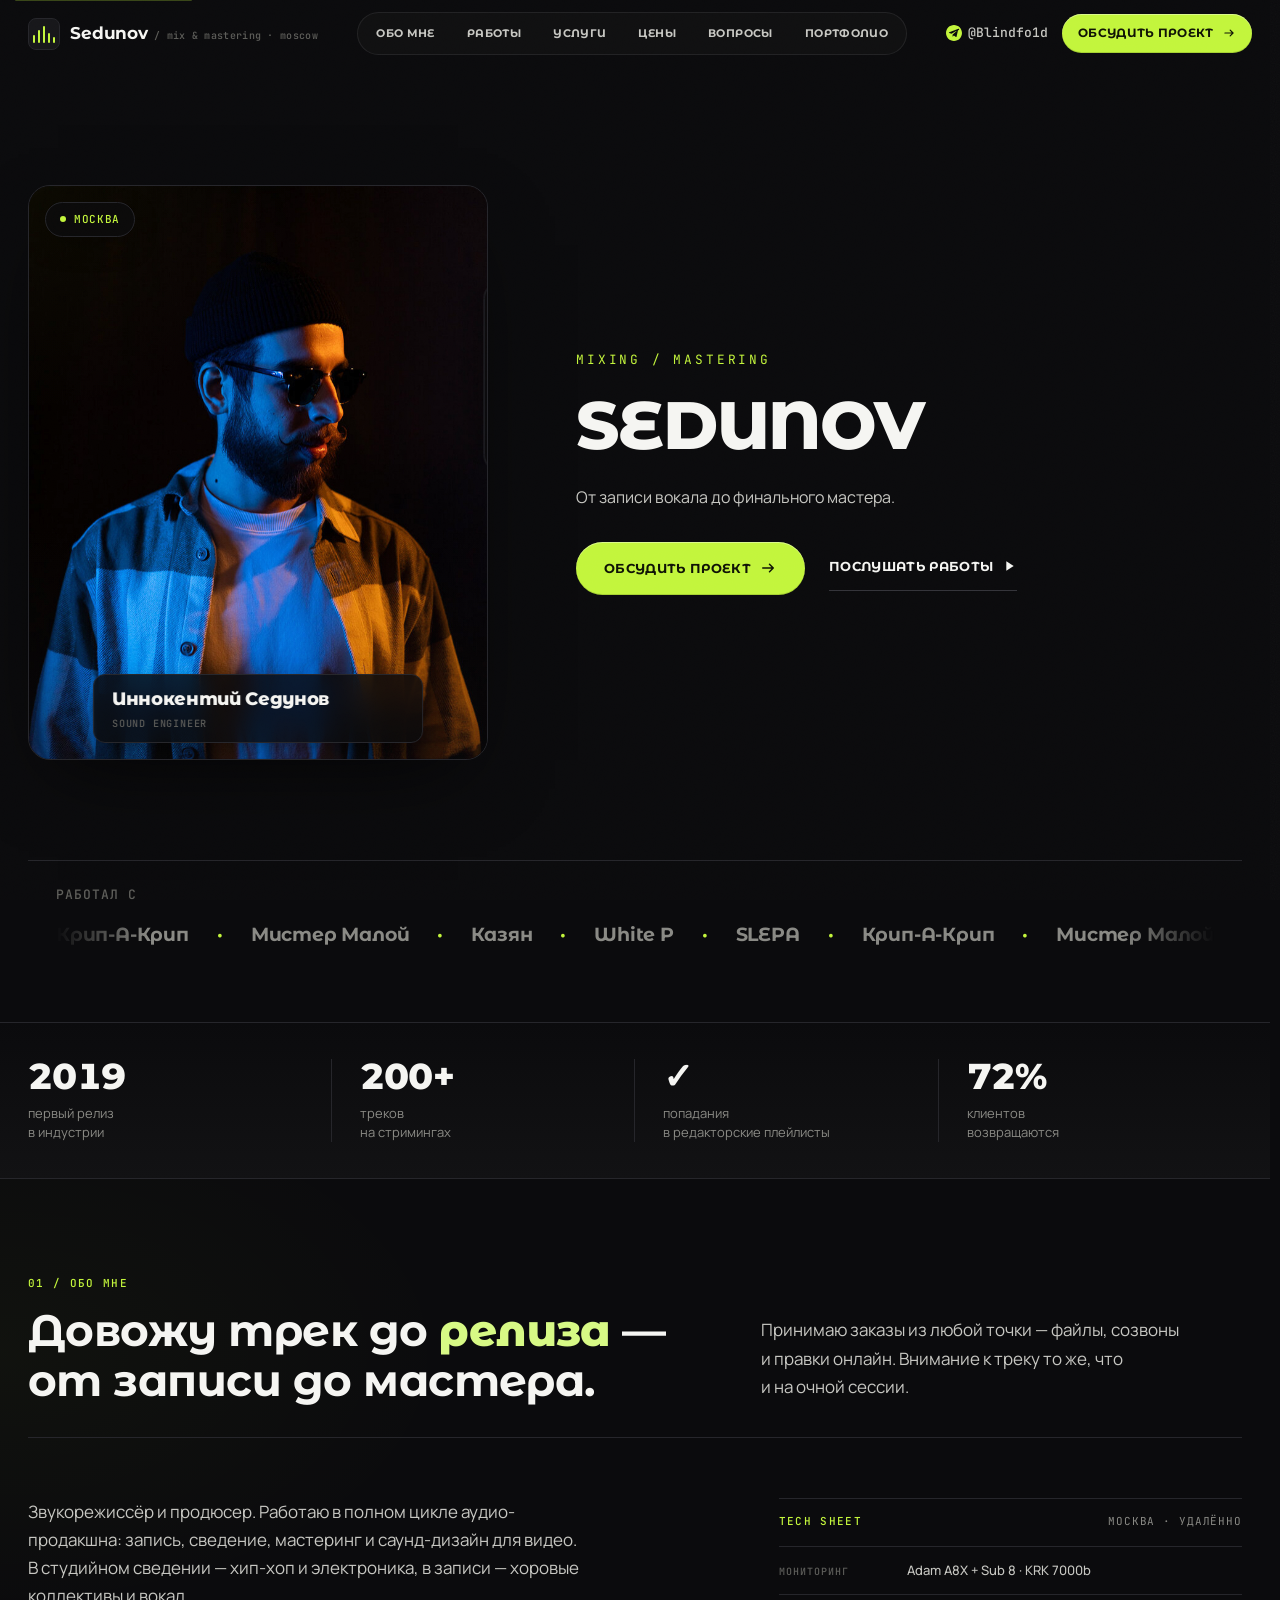
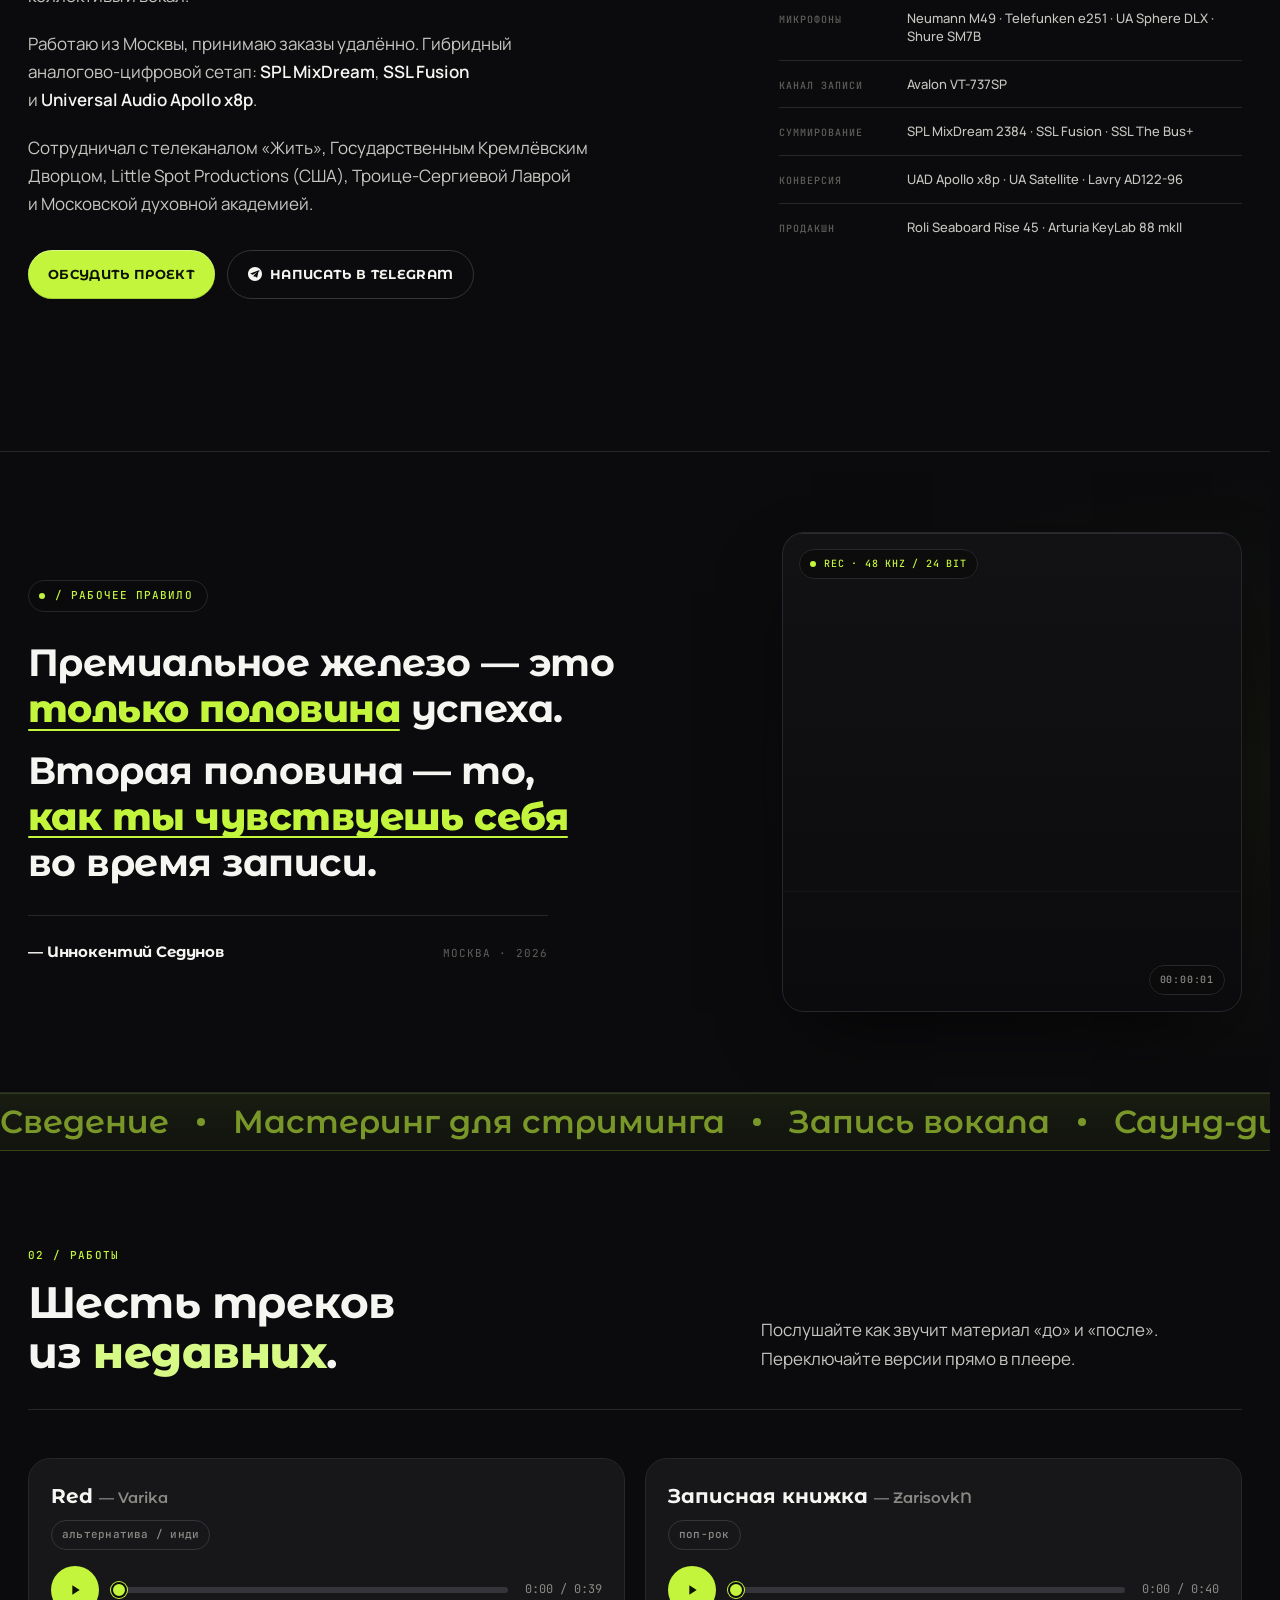
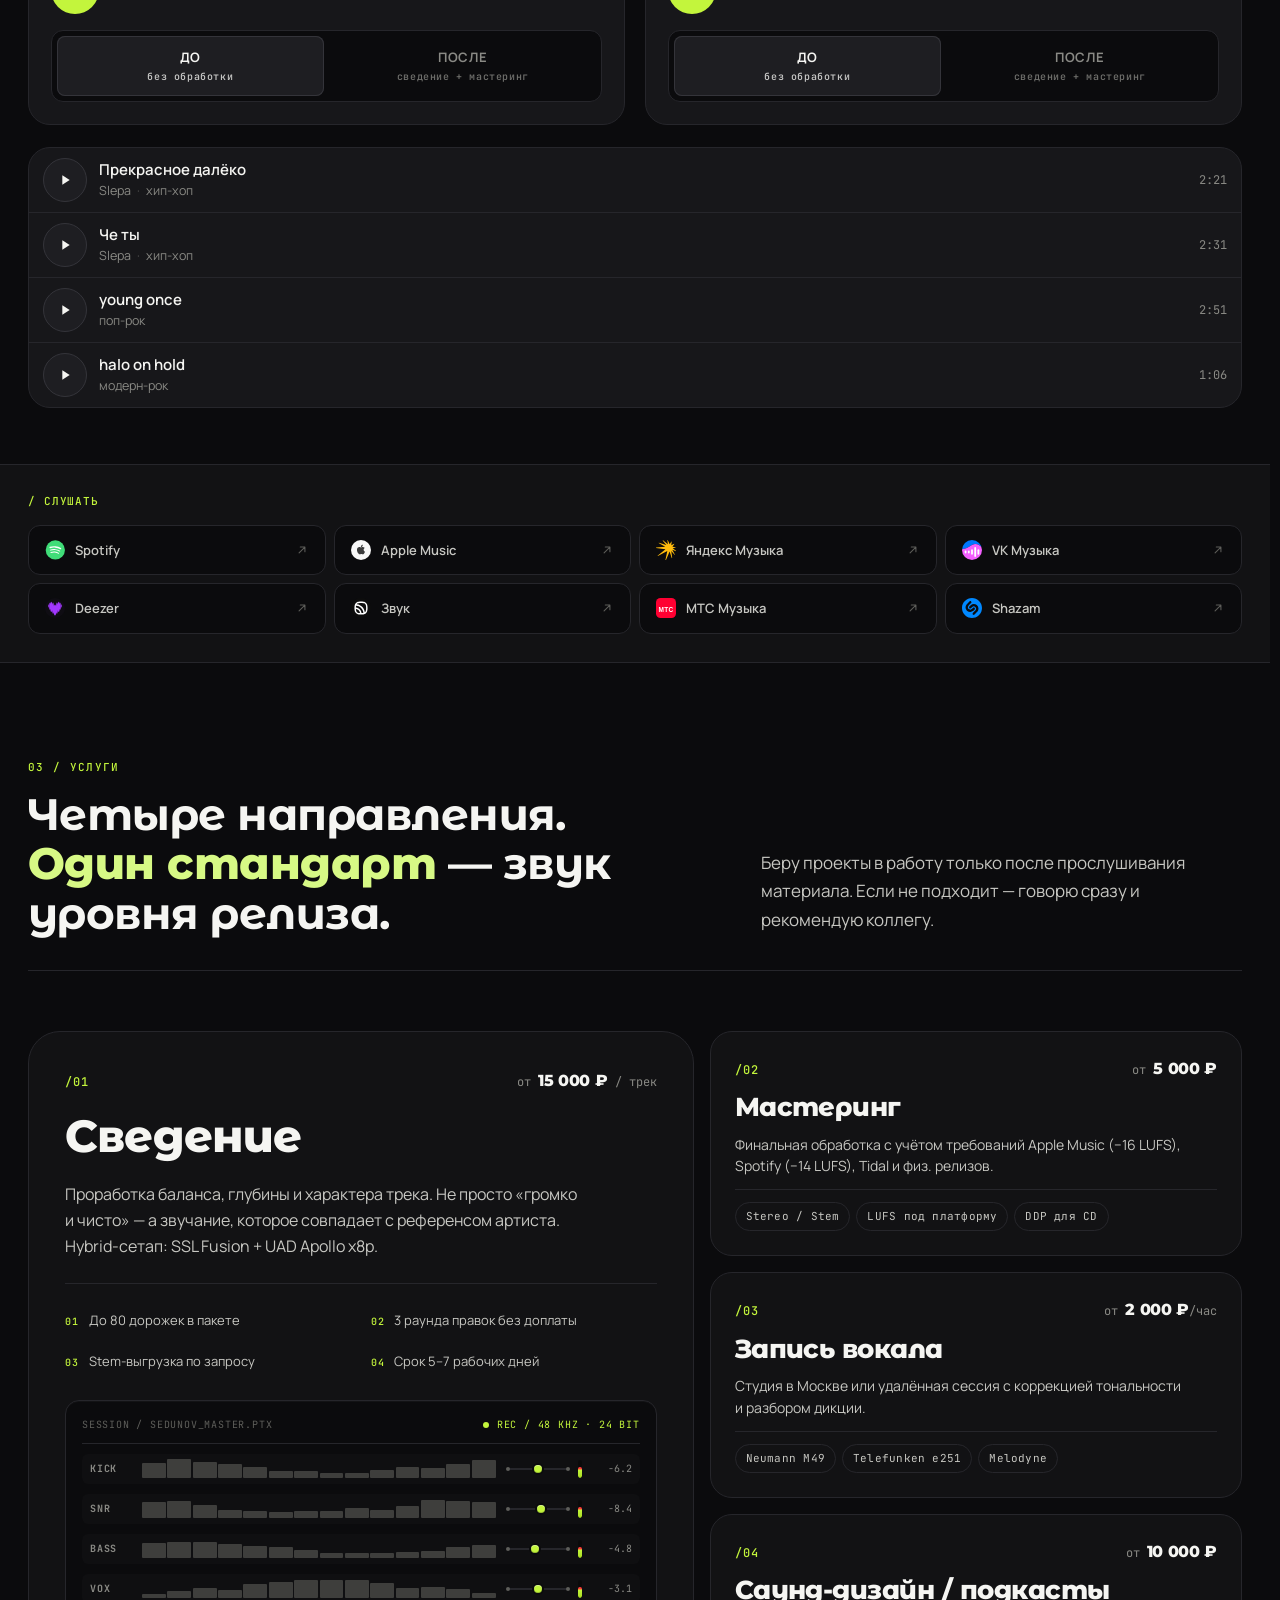
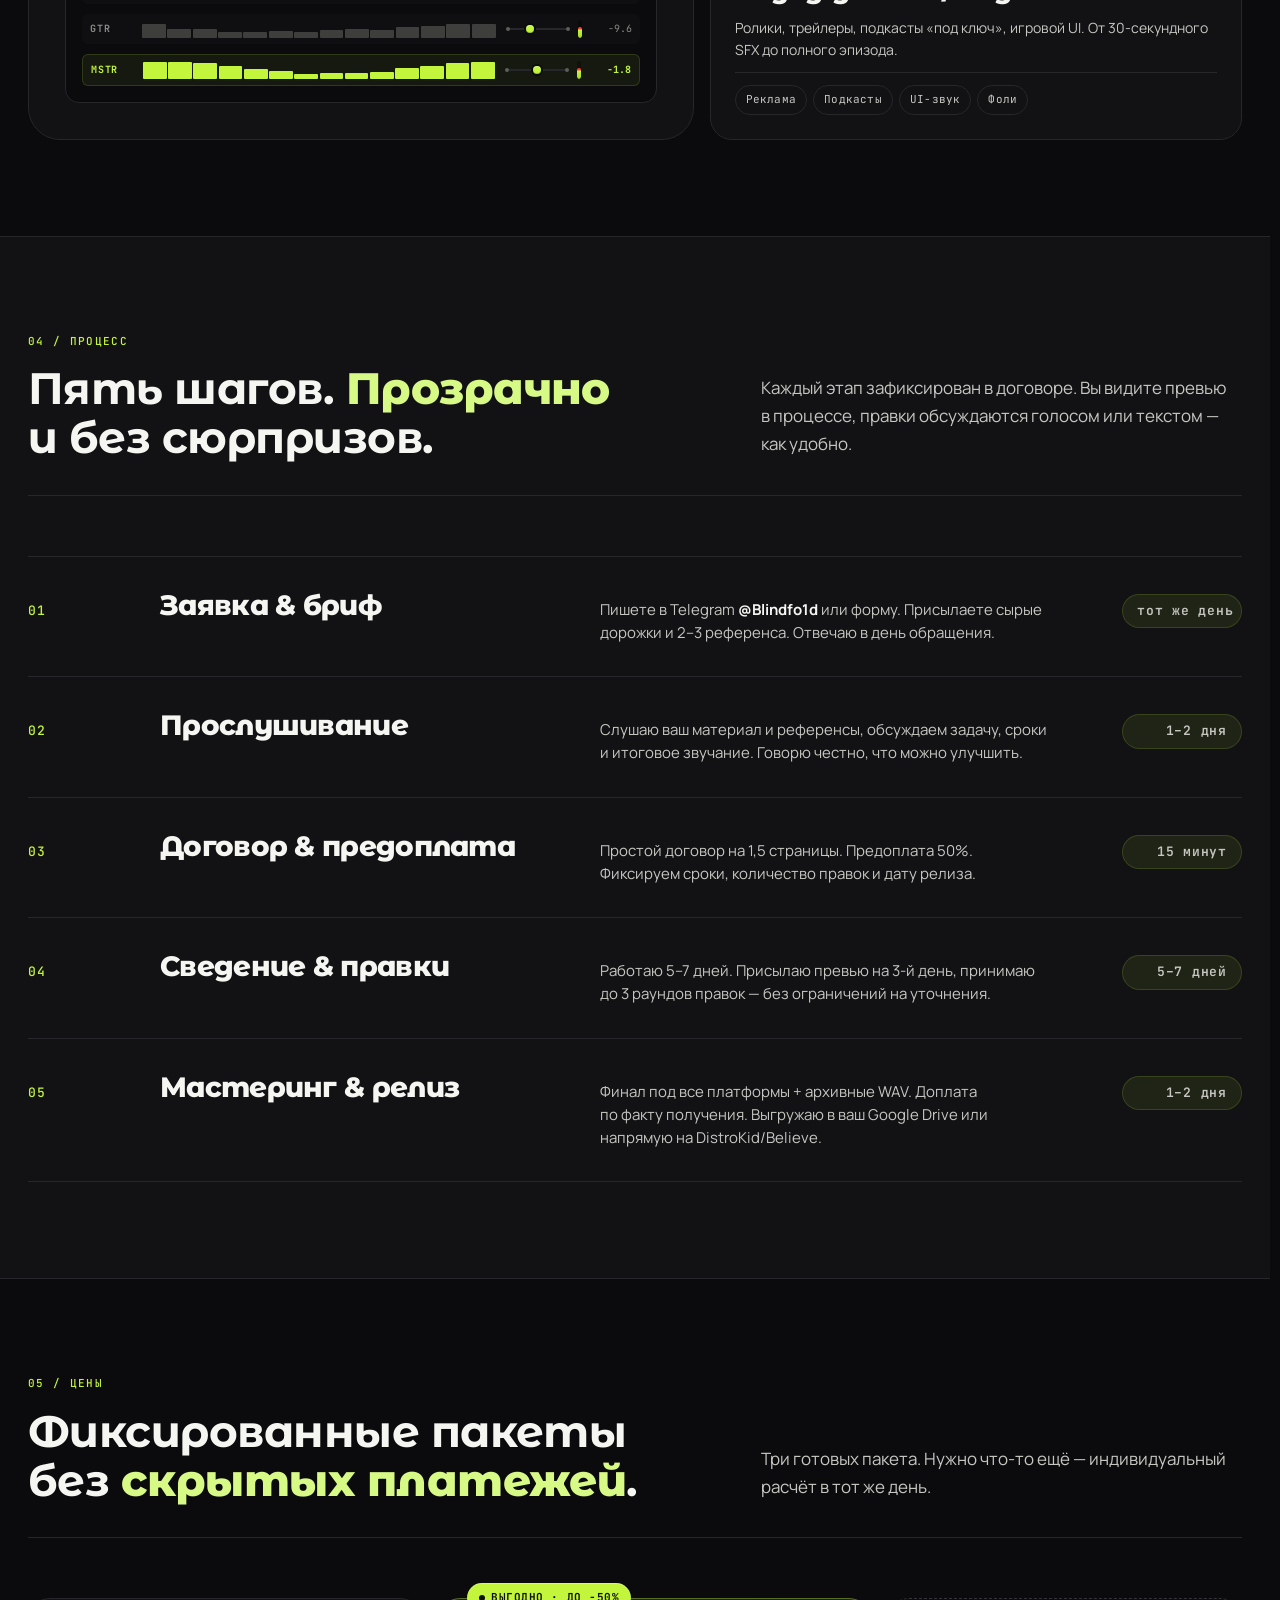
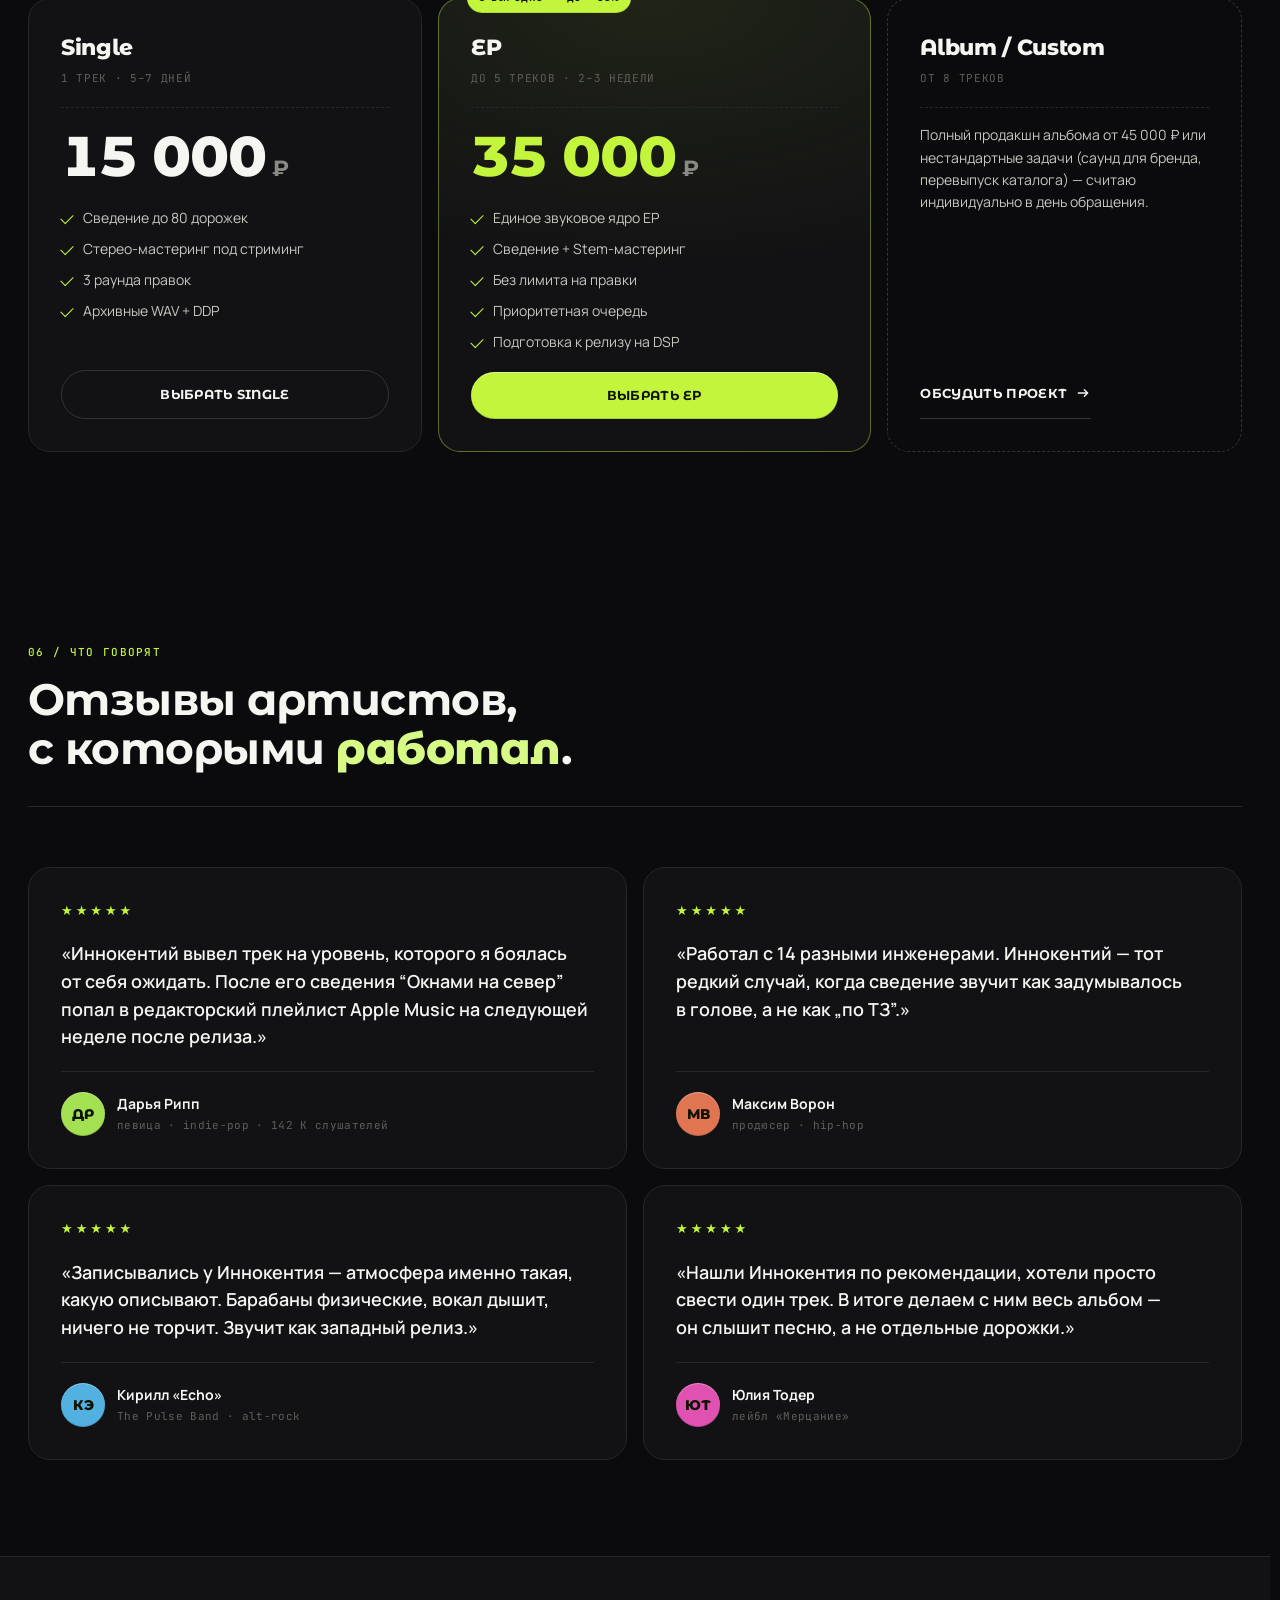
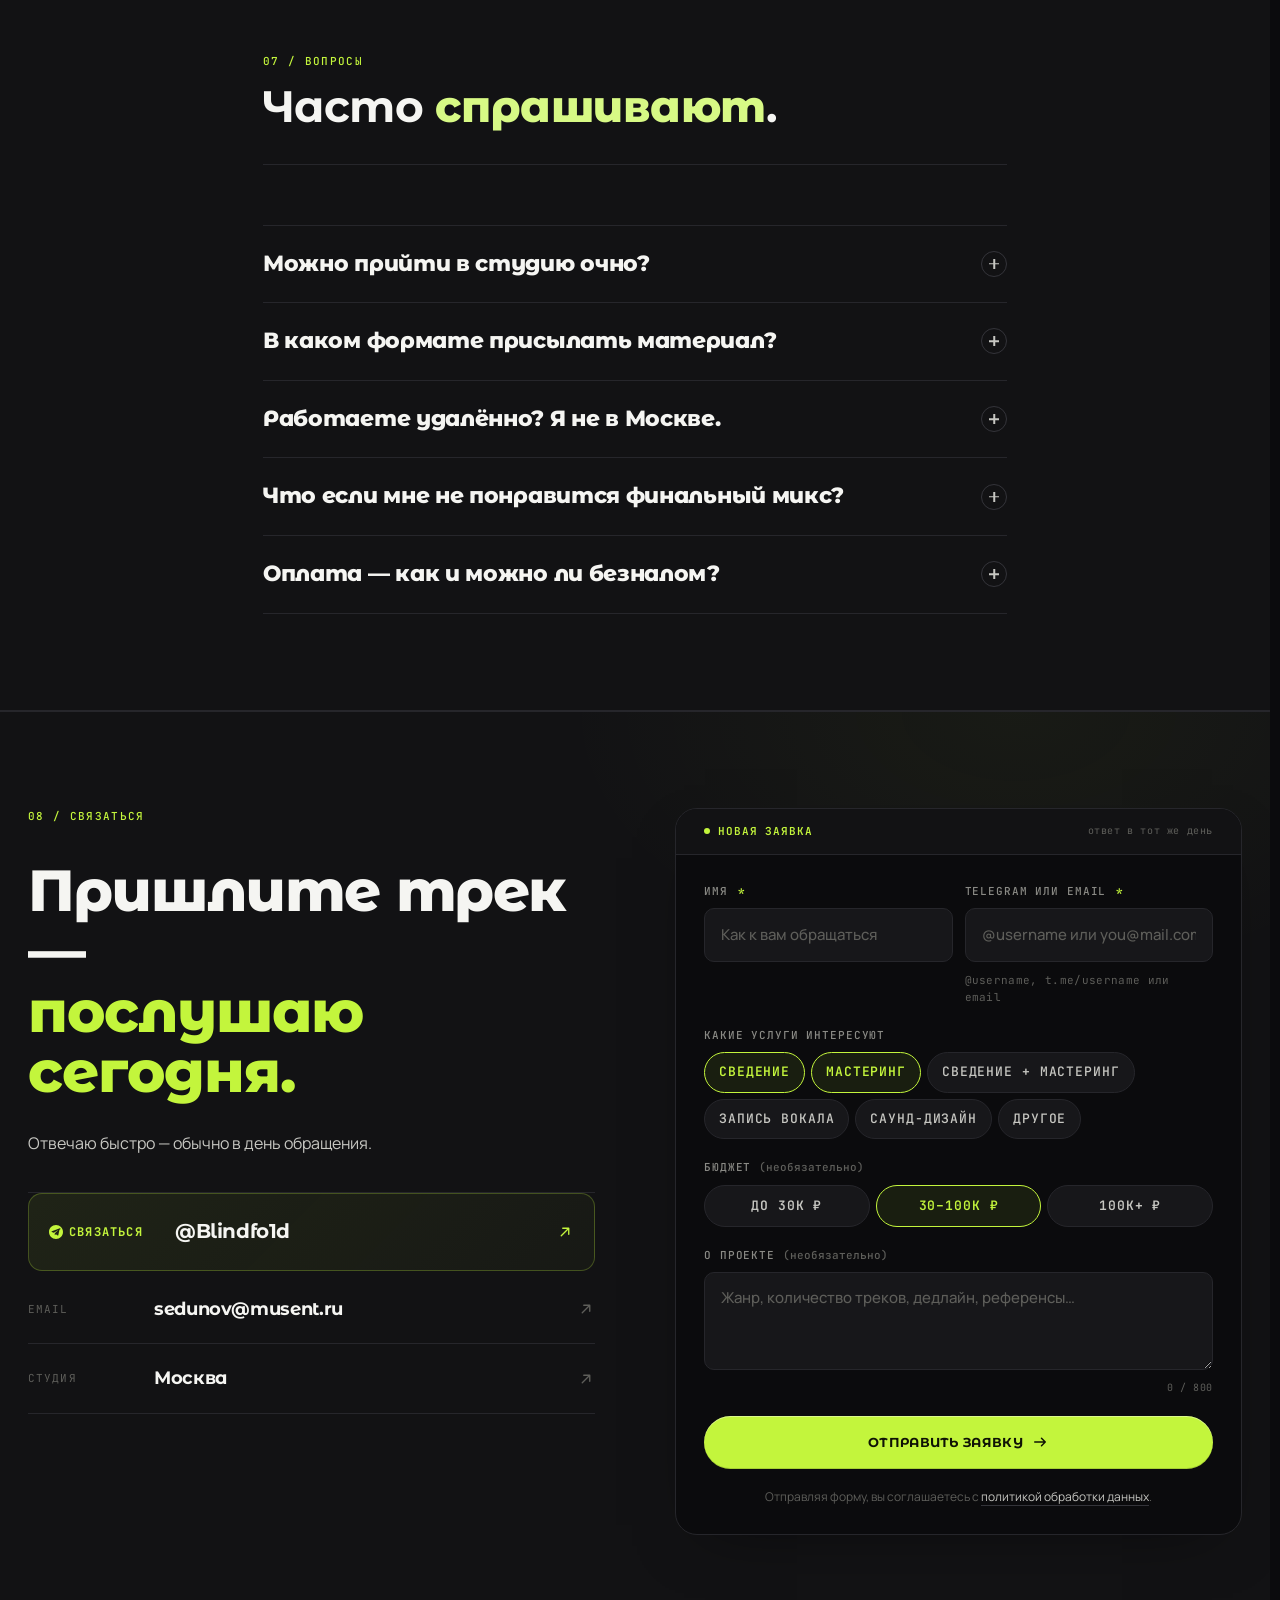
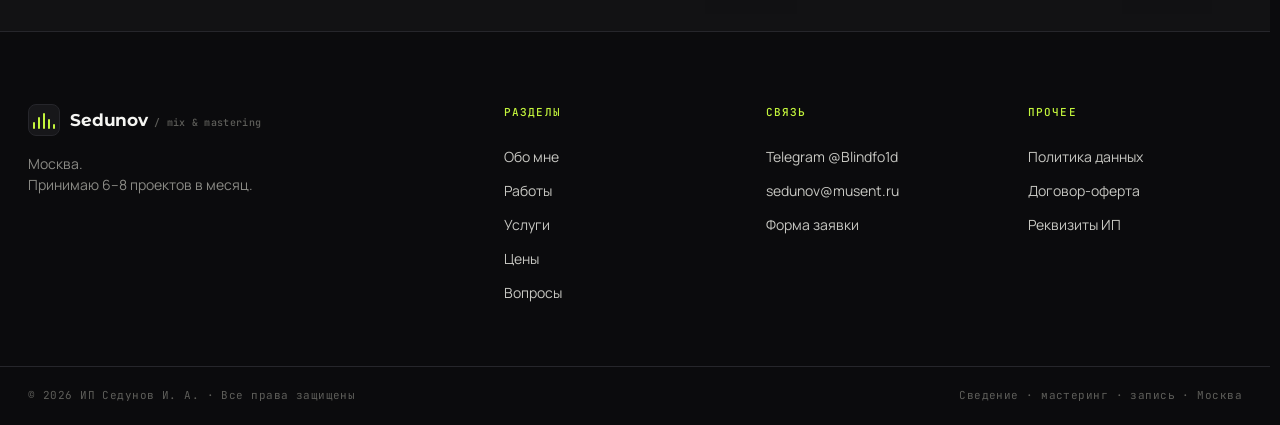
<file: index.html>
<!DOCTYPE html>
<html lang="ru">

<head>
  <meta charset="UTF-8" />
  <meta name="viewport" content="width=device-width, initial-scale=1.0, viewport-fit=cover" />
  <meta name="theme-color" content="#0B0B0D" />
  <meta name="description"
    content="Иннокентий Седунов — звукорежиссёр из Москвы. Свожу и мастерю треки, которые попадают в редакторские плейлисты." />
  <title>Иннокентий Седунов · Москва — сведение и мастеринг</title>

  <meta property="og:type" content="website" />
  <meta property="og:title" content="Иннокентий Седунов · Москва" />
  <meta property="og:description"
    content="Звукорежиссёр из Москвы. Сведение, мастеринг и запись вокала." />
  <meta property="og:image" content="https://kennylocksj.github.io/assets/portrait.jpg" />
  <meta property="og:url" content="https://kennylocksj.github.io/" />
  <meta name="twitter:card" content="summary_large_image" />
  <link rel="icon"
    href="data:image/svg+xml,%3Csvg xmlns='http://www.w3.org/2000/svg' viewBox='0 0 32 32'%3E%3Crect width='32' height='32' rx='8' fill='%230B0B0D'/%3E%3Crect x='6' y='13' width='2.5' height='6' fill='%23C3F53C'/%3E%3Crect x='10' y='10' width='2.5' height='12' fill='%23C3F53C'/%3E%3Crect x='14' y='7' width='2.5' height='18' fill='%23C3F53C'/%3E%3Crect x='18' y='11' width='2.5' height='10' fill='%23C3F53C'/%3E%3Crect x='22' y='14' width='2.5' height='4' fill='%23C3F53C'/%3E%3C/svg%3E" />
  <link rel="preload" as="image" href="assets/portrait.jpg" />
  <link rel="preconnect" href="https://fonts.googleapis.com" />
  <link rel="preconnect" href="https://fonts.gstatic.com" crossorigin />
  <link
    href="https://fonts.googleapis.com/css2?family=Manrope:wght@400;500;600;700;800&family=Montserrat:wght@400;500;600;700;800;900&display=swap"
    rel="stylesheet" />
  <link href="https://fonts.googleapis.com/css2?family=JetBrains+Mono:wght@400;500;600&display=swap" rel="stylesheet" />
  <link rel="stylesheet" href="styles.css" />
  <link rel="stylesheet" href="players.css" />
</head>

<body>

  <!-- Skip-link: a11y — клавиатурная навигация сразу к контенту -->
  <a class="skip-link" href="#top">Перейти к содержимому</a>

  <!-- Grain overlay — рукотворная фактура поверх всего (fixed, без repaint) -->
  <div class="grain" aria-hidden="true"></div>

  <!-- Scroll progress — тонкая lime-полоска под шапкой, --progress из main.js -->
  <div class="scroll-progress" id="scroll-progress" aria-hidden="true"></div>

  <!-- ═══ NAV ═══ -->
  <header class="nav" id="nav">
    <div class="nav-wrap">
      <a href="#top" class="brand" aria-label="На главную">
        <span class="brand-mark" aria-hidden="true">
          <span></span><span></span><span></span><span></span><span></span>
        </span>
        <span class="brand-text">
          <span>Sedunov</span>
          <small>/ mix &amp; mastering · moscow</small>
        </span>
      </a>

      <nav class="nav-links" id="nav-links">
        <a href="#about">Обо&nbsp;мне</a>
        <a href="#work">Работы</a>
        <a href="#services">Услуги</a>
        <a href="#pricing">Цены</a>
        <a href="#faq">Вопросы</a>
        <a href="/portfolio/" class="nav-portfolio">Портфолио</a>

        <!--
          Mobile-only блок внутри бургер-меню: Telegram-строка и CTA.
          Скрыт на десктопе, показывается только при .nav-links.open на ≤720px.
        -->
        <div class="nav-mobile-extras" aria-hidden="true">
          <a href="https://t.me/Blindfo1d" target="_blank" rel="noopener" class="nav-mobile-link nav-mobile-tg">
            <svg class="nav-mobile-link-ico" width="16" height="16" viewBox="0 0 24 24" fill="currentColor"
              aria-hidden="true">
              <path
                d="M12 0C5.37 0 0 5.37 0 12s5.37 12 12 12 12-5.37 12-12S18.63 0 12 0zm5.9 8.11l-1.97 9.28c-.15.66-.54.82-1.09.51l-3.02-2.23-1.46 1.4c-.16.16-.3.3-.61.3l.22-3.08 5.62-5.08c.24-.22-.05-.34-.38-.12L8.3 13.15 4.8 12.05c-.76-.24-.77-.76.16-1.13l13.7-5.29c.63-.24 1.18.14.98 1.48z" />
            </svg>
            <span>@Blindfo1d</span>
            <svg class="nav-mobile-link-arrow" width="14" height="14" viewBox="0 0 24 24" fill="none"
              aria-hidden="true">
              <path d="M7 17L17 7M9 7h8v8" stroke="currentColor" stroke-width="2" stroke-linecap="round"
                stroke-linejoin="round" />
            </svg>
          </a>
          <a href="#contact" class="nav-mobile-link nav-mobile-cta">
            <span class="nav-mobile-cta-dot" aria-hidden="true"></span>
            <span>Обсудить&nbsp;проект</span>
            <svg class="nav-mobile-link-arrow" width="14" height="14" viewBox="0 0 24 24" fill="none"
              aria-hidden="true">
              <path d="M7 17L17 7M9 7h8v8" stroke="currentColor" stroke-width="2" stroke-linecap="round"
                stroke-linejoin="round" />
            </svg>
          </a>
        </div>
      </nav>

      <div class="nav-right">
        <a href="https://t.me/Blindfo1d" target="_blank" rel="noopener" class="nav-tg" aria-label="Telegram">
          <svg width="16" height="16" viewBox="0 0 24 24" fill="currentColor" aria-hidden="true">
            <path
              d="M12 0C5.37 0 0 5.37 0 12s5.37 12 12 12 12-5.37 12-12S18.63 0 12 0zm5.9 8.11l-1.97 9.28c-.15.66-.54.82-1.09.51l-3.02-2.23-1.46 1.4c-.16.16-.3.3-.61.3l.22-3.08 5.62-5.08c.24-.22-.05-.34-.38-.12L8.3 13.15 4.8 12.05c-.76-.24-.77-.76.16-1.13l13.7-5.29c.63-.24 1.18.14.98 1.48z" />
          </svg>
          <span>@Blindfo1d</span>
        </a>
        <a href="#contact" class="btn btn-primary btn-sm">
          Обсудить проект
          <svg width="14" height="14" viewBox="0 0 24 24" fill="none" aria-hidden="true">
            <path d="M5 12h14m-5-5l5 5-5 5" stroke="currentColor" stroke-width="2" stroke-linecap="round"
              stroke-linejoin="round" />
          </svg>
        </a>
      </div>

      <button class="burger" id="burger" aria-label="Меню" aria-expanded="false" aria-controls="nav-links">
        <span></span><span></span>
      </button>
    </div>
    <!-- Backdrop под открытым мобильным меню. Клик закрывает меню. -->
    <div class="nav-backdrop" id="nav-backdrop" aria-hidden="true"></div>
  </header>

  <!-- ═══ HERO ═══ -->
  <section id="top" class="hero">
    <div class="hero-wrap">

      <!-- Портрет слева -->
      <div class="hero-photo" data-reveal>
        <div class="photo-frame">
          <img src="assets/portrait.jpg" width="743" height="1000" fetchpriority="high" decoding="async"
            alt="Иннокентий Седунов — звукорежиссёр из Москвы" />
          <span class="ptag ptag-top">
            <span class="breathe" aria-hidden="true"></span>
            Москва
          </span>
          <span class="ptag ptag-bot">
            <em>Иннокентий Седунов</em>
            <small>sound&nbsp;engineer</small>
          </span>
          <span class="ptag ptag-side">
            <span>с 2021 · 200+ релизов</span>
          </span>
        </div>
      </div>

      <!-- Текст справа -->
      <div class="hero-text">

        <span class="hero-eyebrow"
          style="display:block;font-family:var(--font-mono);color:var(--accent);font-size:clamp(12px,1vw,14px);letter-spacing:.22em;text-transform:uppercase;margin-bottom:22px;">Mixing&nbsp;/ Mastering</span>

        <h1 class="hero-h1">Sedunov</h1>

        <p class="hero-lede">
          От записи вокала до&nbsp;финального мастера.
        </p>

        <div class="hero-cta">
          <a href="#contact" class="btn btn-primary btn-lg">
            <span>Обсудить проект</span>
            <svg width="18" height="18" viewBox="0 0 24 24" fill="none" aria-hidden="true">
              <path d="M5 12h14m-5-5l5 5-5 5" stroke="currentColor" stroke-width="2" stroke-linecap="round"
                stroke-linejoin="round" />
            </svg>
          </a>
          <a href="#work" class="btn-text">
            Послушать работы
            <svg width="16" height="16" viewBox="0 0 24 24" aria-hidden="true">
              <path fill="currentColor" d="M8 5v14l11-7z" />
            </svg>
          </a>
        </div>
      </div>

    </div>

    <div class="hero-clients">
      <div class="clients-label">Работал с</div>
      <div class="clients-tape" aria-hidden="true">
        <div class="tape-track">
          <span>Крип-А-Крип</span><i>·</i>
          <span>Мистер Малой</span><i>·</i>
          <span>Казян</span><i>·</i>
          <span>White P</span><i>·</i>
          <span>SLEPA</span><i>·</i>
          <span>Крип-А-Крип</span><i>·</i>
          <span>Мистер Малой</span><i>·</i>
          <span>Казян</span><i>·</i>
          <span>White P</span><i>·</i>
          <span>SLEPA</span><i>·</i>
          <span>Крип-А-Крип</span><i>·</i>
          <span>Мистер Малой</span><i>·</i>
          <span>Казян</span><i>·</i>
          <span>White P</span><i>·</i>
        </div>
      </div>
    </div>
  </section>

  <!-- ═══ STRIP · обновлённая статистика (4 метрики, симметричные) ═══ -->
  <section class="strip">
    <div class="strip-wrap">
      <div class="strip-item">
        <div class="strip-num">2019</div>
        <div class="strip-label">первый релиз<br />в&nbsp;индустрии</div>
      </div>
      <div class="strip-item">
        <div class="strip-num">200+</div>
        <div class="strip-label">треков<br />на&nbsp;стримингах</div>
      </div>
      <div class="strip-item">
        <div class="strip-num">✓</div>
        <div class="strip-label">попадания<br />в&nbsp;редакторские&nbsp;плейлисты</div>
      </div>
      <div class="strip-item">
        <div class="strip-num">72%</div>
        <div class="strip-label">клиентов<br />возвращаются</div>
      </div>
    </div>
  </section>

  <!-- ═══ ABOUT · чистый, без фото студии ═══ -->
  <section id="about" class="section section-about">
    <div class="wrap">
      <header class="head" data-reveal>
        <div class="head-meta">
          <span class="head-no">01 / обо мне</span>
          <h2>Довожу трек до&nbsp;<em>релиза</em> —<br />от записи до&nbsp;мастера.</h2>
        </div>
        <p class="head-lede">Принимаю заказы из&nbsp;любой точки&nbsp;— файлы, созвоны и&nbsp;правки онлайн. Внимание
          к&nbsp;треку то&nbsp;же, что и&nbsp;на&nbsp;очной сессии.</p>
      </header>

      <div class="about-grid">
        <div class="about-col" data-reveal>
          <p class="about-p">Звукорежиссёр и&nbsp;продюсер. Работаю в&nbsp;полном цикле аудио-продакшна: запись,
            сведение, мастеринг и&nbsp;саунд-дизайн для&nbsp;видео. В&nbsp;студийном сведении&nbsp;— хип-хоп
            и&nbsp;электроника, в&nbsp;записи&nbsp;— хоровые коллективы и&nbsp;вокал.</p>
          <p class="about-p">Работаю из&nbsp;Москвы, принимаю заказы удалённо. Гибридный аналогово-цифровой сетап: <b>SPL&nbsp;MixDream</b>,
            <b>SSL&nbsp;Fusion</b> и&nbsp;<b>Universal&nbsp;Audio&nbsp;Apollo&nbsp;x8p</b>.</p>
          <p class="about-p">Сотрудничал с&nbsp;телеканалом «Жить», Государственным Кремлёвским Дворцом,
            Little&nbsp;Spot&nbsp;Productions&nbsp;(США), Троице-Сергиевой Лаврой и&nbsp;Московской духовной академией.</p>

          <div class="about-cta">
            <a href="#contact" class="btn btn-primary">Обсудить проект</a>
            <a href="https://t.me/Blindfo1d" target="_blank" rel="noopener" class="btn btn-outline">
              <svg width="14" height="14" viewBox="0 0 24 24" fill="currentColor" aria-hidden="true">
                <path
                  d="M12 0C5.37 0 0 5.37 0 12s5.37 12 12 12 12-5.37 12-12S18.63 0 12 0zm5.9 8.11l-1.97 9.28c-.15.66-.54.82-1.09.51l-3.02-2.23-1.46 1.4c-.16.16-.3.3-.61.3l.22-3.08 5.62-5.08c.24-.22-.05-.34-.38-.12L8.3 13.15 4.8 12.05c-.76-.24-.77-.76.16-1.13l13.7-5.29c.63-.24 1.18.14.98 1.48z" />
              </svg>
              Написать в&nbsp;Telegram
            </a>
          </div>
        </div>

        <div class="about-col" data-reveal>
          <div class="studio-meta">
            <div class="meta-head">
              <span class="head-no">tech&nbsp;sheet</span>
              <span>Москва · удалённо</span>
            </div>
            <div class="meta-row">
              <span class="meta-k">Мониторинг</span>
              <span class="meta-v">Adam A8X + Sub 8 · KRK 7000b</span>
            </div>
            <div class="meta-row">
              <span class="meta-k">Микрофоны</span>
              <span class="meta-v">Neumann M49 · Telefunken e251 · UA Sphere DLX · Shure SM7B</span>
            </div>
            <div class="meta-row">
              <span class="meta-k">Канал записи</span>
              <span class="meta-v">Avalon VT-737SP</span>
            </div>
            <div class="meta-row">
              <span class="meta-k">Суммирование</span>
              <span class="meta-v">SPL MixDream 2384 · SSL Fusion · SSL The&nbsp;Bus+</span>
            </div>
            <div class="meta-row">
              <span class="meta-k">Конверсия</span>
              <span class="meta-v">UAD Apollo x8p · UA Satellite · Lavry AD122-96</span>
            </div>
            <div class="meta-row">
              <span class="meta-k">Продакшн</span>
              <span class="meta-v">Roli Seaboard Rise 45 · Arturia KeyLab 88 mkII</span>
            </div>
          </div>
        </div>
      </div>
    </div>
  </section>

  <!--
  ═══ MANIFESTO · компактный 2-колоночный блок ═══
  Слева: подпись + цитата (короче) + автор.
  Справа: живой waveform-визуал на canvas (как "видео" из кода),
  вертикальный, не «плывёт» за текстом.
-->
  <section id="manifesto" class="manifesto" data-reveal>
    <div class="manifesto-inner">

      <!-- ЛЕВАЯ КОЛОНКА: текст -->
      <div class="manifesto-text">
        <div class="manifesto-eyebrow">
          <span class="breathe" aria-hidden="true"></span>
          <span>/ рабочее правило</span>
        </div>

        <!--
        Оригинальный манифест. Каждое слово — <span> с CSS переменной --i
        (индекс), которая даёт последовательное появление. Ключевые фразы
        помечены data-hl — подсвечиваются lime и подчёркиваются.
        <br data-br> — маркер переноса строки между двумя половинами цитаты.
      -->
        <blockquote class="manifesto-quote" id="manifesto-quote">
          <p>
            <span>Премиальное</span>
            <span>железо —</span>
            <span>это</span>
            <span data-hl>только&nbsp;половина</span>
            <span>успеха.</span>
            <br data-br />
            <span>Вторая</span>
            <span>половина —</span>
            <span>то,</span>
            <span data-hl>как ты чувствуешь себя</span>
            <span>во&nbsp;время</span>
            <span>записи.</span>
          </p>
        </blockquote>

        <div class="manifesto-foot">
          <div class="manifesto-sign">— Иннокентий Седунов</div>
          <div class="manifesto-tag">Москва · 2026</div>
        </div>
      </div>

      <!-- ПРАВАЯ КОЛОНКА: canvas waveform (живое "видео" из кода) -->
      <div class="manifesto-visual" aria-hidden="true">
        <div class="mvis-frame">
          <canvas id="manifesto-waves" class="manifesto-waves"></canvas>
          <!-- Overlay-метки как в студийной DAW -->
          <div class="mvis-label mvis-label-tl">
            <span class="breathe"></span>
            <span>REC · 48 kHz / 24 bit</span>
          </div>
          <div class="mvis-label mvis-label-br">
            <span id="mvis-time">00:03:14</span>
          </div>
          <div class="mvis-gridline"></div>
          <div class="mvis-gridline"></div>
          <div class="mvis-gridline"></div>
        </div>
      </div>

    </div>
  </section>

  <!-- ═══ SCROLLER · kinetic marquee ═══ -->
  <div class="scroller" aria-hidden="true">
    <div class="scroller-track">
      <span>Сведение</span><i class="scroller-dot"></i>
      <span>Мастеринг для&nbsp;стриминга</span><i class="scroller-dot"></i>
      <span>Запись вокала</span><i class="scroller-dot"></i>
      <span>Саунд-дизайн</span><i class="scroller-dot"></i>
      <span>Подкасты</span><i class="scroller-dot"></i>
      <span>Сведение</span><i class="scroller-dot"></i>
      <span>Мастеринг для&nbsp;стриминга</span><i class="scroller-dot"></i>
      <span>Запись вокала</span><i class="scroller-dot"></i>
      <span>Саунд-дизайн</span><i class="scroller-dot"></i>
      <span>Подкасты</span><i class="scroller-dot"></i>
    </div>
  </div>

  <!-- ═══ WORK ═══ -->
  <section id="work" class="section section-work" aria-label="Портфолио работ">
    <div class="wrap">
      <header class="head" data-reveal>
        <div class="head-meta">
          <span class="head-no">02 / работы</span>
          <h2>Шесть треков<br />из <em>недавних</em>.</h2>
        </div>
        <p class="head-lede">Послушайте как звучит материал «до» и «после». Переключайте версии прямо в плеере.</p>
      </header>
    </div>

    <div class="wrap">
      <div class="home-works" data-reveal>
        <div class="ab-grid" id="home-ab"></div>
        <div class="player player-list" id="home-list" aria-label="Плеер: недавние работы">
          <ol class="tracklist" id="home-tracks"></ol>
        </div>
      </div>
    </div>
  </section>

  <div class="listen">
    <div class="wrap">
      <div class="listen-head">
        <div class="listen-meta">
          <span class="listen-label">/ слушать</span>
        </div>
      </div>

      <div class="listen-grid" aria-label="Стриминговые площадки">
        <a class="listen-card" href="https://open.spotify.com/artist/3RilyNhvW0SGsc8zUoy0r9" target="_blank" rel="noopener"
          style="--brand:#1DB954">
          <img class="listen-ico" src="assets/platforms/spotify.svg" width="20" height="20" alt="" loading="lazy" />
          <span class="listen-name">Spotify</span>
          <svg class="listen-arrow" width="14" height="14" viewBox="0 0 24 24" fill="none" aria-hidden="true">
            <path d="M7 17L17 7M9 7h8v8" stroke="currentColor" stroke-width="1.8" stroke-linecap="round"
              stroke-linejoin="round" />
          </svg>
        </a>
        <a class="listen-card" href="https://music.apple.com/ru/artist/blindfo1d/1685652894" target="_blank" rel="noopener"
          style="--brand:#FA586A">
          <img class="listen-ico" src="assets/platforms/apple-music.svg" width="20" height="20" alt=""
            loading="lazy" />
          <span class="listen-name">Apple Music</span>
          <svg class="listen-arrow" width="14" height="14" viewBox="0 0 24 24" fill="none" aria-hidden="true">
            <path d="M7 17L17 7M9 7h8v8" stroke="currentColor" stroke-width="1.8" stroke-linecap="round"
              stroke-linejoin="round" />
          </svg>
        </a>
        <a class="listen-card" href="https://music.yandex.ru/artist/19194427" target="_blank" rel="noopener"
          style="--brand:#FFCC00">
          <img class="listen-ico" src="assets/platforms/yandex-music.svg" width="20" height="20" alt=""
            loading="lazy" />
          <span class="listen-name">Яндекс Музыка</span>
          <svg class="listen-arrow" width="14" height="14" viewBox="0 0 24 24" fill="none" aria-hidden="true">
            <path d="M7 17L17 7M9 7h8v8" stroke="currentColor" stroke-width="1.8" stroke-linecap="round"
              stroke-linejoin="round" />
          </svg>
        </a>
        <a class="listen-card" href="https://vk.ru/artist/6191187971404942349" target="_blank" rel="noopener" style="--brand:#0077FF">
          <img class="listen-ico" src="assets/platforms/vk-music.svg" width="20" height="20" alt="" loading="lazy" />
          <span class="listen-name">VK Музыка</span>
          <svg class="listen-arrow" width="14" height="14" viewBox="0 0 24 24" fill="none" aria-hidden="true">
            <path d="M7 17L17 7M9 7h8v8" stroke="currentColor" stroke-width="1.8" stroke-linecap="round"
              stroke-linejoin="round" />
          </svg>
        </a>
        <a class="listen-card" href="https://www.deezer.com/fr/artist/212033257" target="_blank" rel="noopener" style="--brand:#A238FF">
          <img class="listen-ico" src="assets/platforms/deezer.svg" width="20" height="20" alt="" loading="lazy" />
          <span class="listen-name">Deezer</span>
          <svg class="listen-arrow" width="14" height="14" viewBox="0 0 24 24" fill="none" aria-hidden="true">
            <path d="M7 17L17 7M9 7h8v8" stroke="currentColor" stroke-width="1.8" stroke-linecap="round"
              stroke-linejoin="round" />
          </svg>
        </a>
        <a class="listen-card" href="https://zvuk.com/artist/212485348?utm_referrer=https%3a%2f%2fyandex.ru%2f" target="_blank" rel="noopener" style="--brand:#F5F5F2">
          <img class="listen-ico" src="assets/platforms/zvuk.svg" width="20" height="20" alt="" loading="lazy" />
          <span class="listen-name">Звук</span>
          <svg class="listen-arrow" width="14" height="14" viewBox="0 0 24 24" fill="none" aria-hidden="true">
            <path d="M7 17L17 7M9 7h8v8" stroke="currentColor" stroke-width="1.8" stroke-linecap="round"
              stroke-linejoin="round" />
          </svg>
        </a>
        <a class="listen-card" href="https://music.mts.ru/artist/19194427" target="_blank" rel="noopener" style="--brand:#FF0032">
          <img class="listen-ico" src="assets/platforms/mts.svg" width="20" height="20" alt="" loading="lazy" />
          <span class="listen-name">МТС Музыка</span>
          <svg class="listen-arrow" width="14" height="14" viewBox="0 0 24 24" fill="none" aria-hidden="true">
            <path d="M7 17L17 7M9 7h8v8" stroke="currentColor" stroke-width="1.8" stroke-linecap="round"
              stroke-linejoin="round" />
          </svg>
        </a>
        <a class="listen-card" href="https://www.shazam.com/artist/blindfo1d/1685652894" target="_blank" rel="noopener" style="--brand:#0088FF">
          <img class="listen-ico" src="assets/platforms/shazam.svg" width="20" height="20" alt="" loading="lazy" />
          <span class="listen-name">Shazam</span>
          <svg class="listen-arrow" width="14" height="14" viewBox="0 0 24 24" fill="none" aria-hidden="true">
            <path d="M7 17L17 7M9 7h8v8" stroke="currentColor" stroke-width="1.8" stroke-linecap="round"
              stroke-linejoin="round" />
          </svg>
        </a>
      </div>
    </div>
  </div>

  <!--
  ═══ SERVICES ═══
  Hero-карточка "Сведение" теперь содержит МИНИ-DAW MIXER:
  6 каналов (Kick/Snare/Bass/Vox/Gtr/Mstr) с живыми осциллограммами,
  pan-индикаторами и LED-метрами. Это визуальная метафора процесса сведения.
-->
  <section id="services" class="section">
    <div class="wrap">
      <header class="head" data-reveal>
        <div class="head-meta">
          <span class="head-no">03 / услуги</span>
          <h2>Четыре направления.<br /><em>Один стандарт</em> — звук уровня релиза.</h2>
        </div>
        <p class="head-lede">Беру проекты в работу только после прослушивания материала. Если не подходит — говорю сразу
          и рекомендую коллегу.</p>
      </header>

      <div class="svc-grid">
        <!-- Hero-карточка: Сведение + встроенный mini-mixer -->
        <article class="svc-hero" data-reveal>
          <div class="svc-head">
            <span class="svc-no">/01</span>
            <span class="svc-price">от <b>15 000&nbsp;₽</b> / трек</span>
          </div>
          <h3 class="svc-title">Сведение</h3>
          <p class="svc-desc">Проработка баланса, глубины и&nbsp;характера трека. Не&nbsp;просто «громко и&nbsp;чисто» —
            а&nbsp;звучание, которое совпадает с&nbsp;референсом артиста. Hybrid-сетап: SSL&nbsp;Fusion +
            UAD&nbsp;Apollo&nbsp;x8p.</p>

          <ul class="svc-checklist">
            <li><span>01</span>До 80&nbsp;дорожек в&nbsp;пакете</li>
            <li><span>02</span>3&nbsp;раунда правок без доплаты</li>
            <li><span>03</span>Stem-выгрузка по&nbsp;запросу</li>
            <li><span>04</span>Срок 5–7&nbsp;рабочих дней</li>
          </ul>

          <!--
          Mini DAW Mixer. 6 каналов. Оживляется в main.js → initMixer().
          Структура канала:
            .mix-ch
              .mix-ch-label   — имя (KICK, SNARE, BASS, VOX, GTR, MSTR)
              .mix-ch-wave    — bars эквалайзера (живая анимация)
              .mix-ch-pan     — слайдер L←→R с точкой
              .mix-ch-meter   — LED столбик уровня
        -->
          <div class="mix-session" aria-hidden="true" id="mix-session">
            <div class="mix-head">
              <span>session / sedunov_master.ptx</span>
              <span class="mix-status">
                <span class="breathe"></span>
                REC / 48 kHz · 24 bit
              </span>
            </div>

            <div class="mix-ch" data-ch="kick" data-pan="0">
              <span class="mix-ch-label">KICK</span>
              <div class="mix-ch-wave"></div>
              <div class="mix-ch-pan"><i></i></div>
              <div class="mix-ch-meter"><span></span></div>
              <span class="mix-ch-db">-6.2</span>
            </div>

            <div class="mix-ch" data-ch="snare" data-pan="0.15">
              <span class="mix-ch-label">SNR</span>
              <div class="mix-ch-wave"></div>
              <div class="mix-ch-pan"><i></i></div>
              <div class="mix-ch-meter"><span></span></div>
              <span class="mix-ch-db">-8.4</span>
            </div>

            <div class="mix-ch" data-ch="bass" data-pan="-0.1">
              <span class="mix-ch-label">BASS</span>
              <div class="mix-ch-wave"></div>
              <div class="mix-ch-pan"><i></i></div>
              <div class="mix-ch-meter"><span></span></div>
              <span class="mix-ch-db">-4.8</span>
            </div>

            <div class="mix-ch" data-ch="vox" data-pan="0">
              <span class="mix-ch-label">VOX</span>
              <div class="mix-ch-wave"></div>
              <div class="mix-ch-pan"><i></i></div>
              <div class="mix-ch-meter"><span></span></div>
              <span class="mix-ch-db">-3.1</span>
            </div>

            <div class="mix-ch" data-ch="gtr" data-pan="-0.35">
              <span class="mix-ch-label">GTR</span>
              <div class="mix-ch-wave"></div>
              <div class="mix-ch-pan"><i></i></div>
              <div class="mix-ch-meter"><span></span></div>
              <span class="mix-ch-db">-9.6</span>
            </div>

            <div class="mix-ch mix-ch-master" data-ch="master" data-pan="0">
              <span class="mix-ch-label">MSTR</span>
              <div class="mix-ch-wave"></div>
              <div class="mix-ch-pan"><i></i></div>
              <div class="mix-ch-meter"><span></span></div>
              <span class="mix-ch-db">-1.8</span>
            </div>
          </div>
        </article>

        <!-- Правая колонка: 3 компактные карточки -->
        <div class="svc-stack">
          <article class="svc-mini" data-reveal>
            <div class="svc-head">
              <span class="svc-no">/02</span>
              <span class="svc-price">от <b>5 000&nbsp;₽</b></span>
            </div>
            <h3>Мастеринг</h3>
            <p>Финальная обработка с&nbsp;учётом требований Apple Music (−16&nbsp;LUFS), Spotify (−14&nbsp;LUFS), Tidal
              и&nbsp;физ. релизов.</p>
            <div class="svc-tags">
              <span>Stereo / Stem</span>
              <span>LUFS под платформу</span>
              <span>DDP для CD</span>
            </div>
          </article>

          <article class="svc-mini" data-reveal>
            <div class="svc-head">
              <span class="svc-no">/03</span>
              <span class="svc-price">от <b>2 000&nbsp;₽</b>/час</span>
            </div>
            <h3>Запись вокала</h3>
            <p>Студия в&nbsp;Москве или удалённая сессия с&nbsp;коррекцией тональности и&nbsp;разбором дикции.</p>
            <div class="svc-tags">
              <span>Neumann M49</span>
              <span>Telefunken e251</span>
              <span>Melodyne</span>
            </div>
          </article>

          <article class="svc-mini" data-reveal>
            <div class="svc-head">
              <span class="svc-no">/04</span>
              <span class="svc-price">от <b>10 000&nbsp;₽</b></span>
            </div>
            <h3>Саунд-дизайн&nbsp;/&nbsp;подкасты</h3>
            <p>Ролики, трейлеры, подкасты «под&nbsp;ключ», игровой UI. От&nbsp;30-секундного SFX до&nbsp;полного
              эпизода.</p>
            <div class="svc-tags">
              <span>Реклама</span>
              <span>Подкасты</span>
              <span>UI-звук</span>
              <span>Фоли</span>
            </div>
          </article>
        </div>
      </div>
    </div>
  </section>

  <!-- ═══ PROCESS ═══ -->
  <section id="process" class="section section-dark">
    <div class="wrap">
      <header class="head" data-reveal>
        <div class="head-meta">
          <span class="head-no">04 / процесс</span>
          <h2>Пять шагов. <em>Прозрачно</em><br />и без сюрпризов.</h2>
        </div>
        <p class="head-lede">Каждый этап зафиксирован в договоре. Вы видите превью в процессе, правки обсуждаются
          голосом или текстом — как удобно.</p>
      </header>

      <ol class="steps">
        <li class="step" data-reveal>
          <div class="step-num">01</div>
          <div class="step-title">Заявка &amp; бриф</div>
          <div class="step-body">
            <p>Пишете в&nbsp;Telegram <b>@Blindfo1d</b> или форму. Присылаете сырые дорожки и&nbsp;2–3 референса.
              Отвечаю в&nbsp;день обращения.</p>
          </div>
          <div class="step-time">тот&nbsp;же день</div>
        </li>
        <li class="step" data-reveal>
          <div class="step-num">02</div>
          <div class="step-title">Прослушивание</div>
          <div class="step-body">
            <p>Слушаю ваш материал и&nbsp;референсы, обсуждаем задачу, сроки и&nbsp;итоговое звучание.
              Говорю честно, что можно улучшить.</p>
          </div>
          <div class="step-time">1–2&nbsp;дня</div>
        </li>
        <li class="step" data-reveal>
          <div class="step-num">03</div>
          <div class="step-title">Договор &amp; предоплата</div>
          <div class="step-body">
            <p>Простой договор на&nbsp;1,5&nbsp;страницы. Предоплата 50%. Фиксируем сроки, количество правок и&nbsp;дату
              релиза.</p>
          </div>
          <div class="step-time">15&nbsp;минут</div>
        </li>
        <li class="step" data-reveal>
          <div class="step-num">04</div>
          <div class="step-title">Сведение &amp; правки</div>
          <div class="step-body">
            <p>Работаю 5–7&nbsp;дней. Присылаю превью на&nbsp;3-й день, принимаю до&nbsp;3 раундов правок — без
              ограничений на&nbsp;уточнения.</p>
          </div>
          <div class="step-time">5–7&nbsp;дней</div>
        </li>
        <li class="step" data-reveal>
          <div class="step-num">05</div>
          <div class="step-title">Мастеринг &amp; релиз</div>
          <div class="step-body">
            <p>Финал под все платформы + архивные WAV. Доплата по&nbsp;факту получения. Выгружаю в&nbsp;ваш Google Drive
              или напрямую на&nbsp;DistroKid/Believe.</p>
          </div>
          <div class="step-time">1–2&nbsp;дня</div>
        </li>
      </ol>
    </div>
  </section>

  <!-- ═══ PRICING ═══ -->
  <section id="pricing" class="section">
    <div class="wrap">
      <header class="head" data-reveal>
        <div class="head-meta">
          <span class="head-no">05 / цены</span>
          <h2>Фиксированные пакеты<br />без <em>скрытых платежей</em>.</h2>
        </div>
        <p class="head-lede">Три готовых пакета. Нужно что-то ещё — индивидуальный расчёт в&nbsp;тот&nbsp;же день.</p>
      </header>

      <div class="price-grid">
        <article class="price" data-reveal>
          <div class="price-top">
            <div class="price-name">Single</div>
            <div class="price-meta">1 трек · 5–7 дней</div>
          </div>
          <div class="price-big">
            <span class="price-num">15 000</span>
            <span class="price-cur">₽</span>
          </div>
          <ul class="price-list">
            <li>Сведение до&nbsp;80&nbsp;дорожек</li>
            <li>Стерео-мастеринг под стриминг</li>
            <li>3&nbsp;раунда правок</li>
            <li>Архивные WAV + DDP</li>
          </ul>
          <a href="#contact" class="btn btn-outline btn-block" data-package="Single">Выбрать Single</a>
        </article>

        <article class="price price-best" data-reveal>
          <div class="price-badge">
            <span class="breathe" aria-hidden="true"></span>
            Выгодно · до&nbsp;−50%
          </div>
          <div class="price-top">
            <div class="price-name">EP</div>
            <div class="price-meta">до 5 треков · 2–3 недели</div>
          </div>
          <div class="price-big">
            <span class="price-num">35 000</span>
            <span class="price-cur">₽</span>
          </div>
          <ul class="price-list">
            <li>Единое звуковое ядро EP</li>
            <li>Сведение + Stem-мастеринг</li>
            <li>Без лимита на&nbsp;правки</li>
            <li>Приоритетная очередь</li>
            <li>Подготовка к&nbsp;релизу на&nbsp;DSP</li>
          </ul>
          <a href="#contact" class="btn btn-primary btn-block" data-package="EP">Выбрать EP</a>
        </article>

        <article class="price price-custom" data-reveal>
          <div class="price-top">
            <div class="price-name">Album / Custom</div>
            <div class="price-meta">от&nbsp;8&nbsp;треков</div>
          </div>
          <p>Полный продакшн альбома от&nbsp;45&nbsp;000&nbsp;₽ или нестандартные задачи (саунд для&nbsp;бренда,
            перевыпуск каталога) — считаю индивидуально в&nbsp;день обращения.</p>
          <a href="#contact" class="btn-text" data-package="Album / Custom">
            Обсудить проект
            <svg width="16" height="16" viewBox="0 0 24 24" fill="none" aria-hidden="true">
              <path d="M5 12h14m-5-5l5 5-5 5" stroke="currentColor" stroke-width="2" stroke-linecap="round"
                stroke-linejoin="round" />
            </svg>
          </a>
        </article>
      </div>
    </div>
  </section>

  <!-- ═══ REVIEWS ═══ -->
  <section id="reviews" class="section">
    <div class="wrap">
      <header class="head" data-reveal>
        <div class="head-meta">
          <span class="head-no">06 / что говорят</span>
          <h2>Отзывы артистов,<br />с&nbsp;которыми <em>работал</em>.</h2>
        </div>
      </header>

      <div class="reviews">
        <blockquote class="review" data-reveal>
          <div class="review-stars" aria-hidden="true">★★★★★</div>
          <p>«Иннокентий вывел трек на&nbsp;уровень, которого я&nbsp;боялась от&nbsp;себя ожидать. После его сведения
            “Окнами на&nbsp;север” попал в&nbsp;редакторский плейлист Apple Music на&nbsp;следующей неделе после
            релиза.»</p>
          <footer>
            <div class="rev-avatar" style="--hue: 86">ДР</div>
            <div>
              <div class="rev-name">Дарья Рипп</div>
              <div class="rev-role">певица · indie-pop · 142&nbsp;K&nbsp;слушателей</div>
            </div>
          </footer>
        </blockquote>

        <blockquote class="review" data-reveal>
          <div class="review-stars" aria-hidden="true">★★★★★</div>
          <p>«Работал с&nbsp;14&nbsp;разными инженерами. Иннокентий — тот редкий случай, когда сведение звучит как
            задумывалось в&nbsp;голове, а&nbsp;не&nbsp;как „по&nbsp;ТЗ”.»</p>
          <footer>
            <div class="rev-avatar" style="--hue: 15">МВ</div>
            <div>
              <div class="rev-name">Максим Ворон</div>
              <div class="rev-role">продюсер · hip-hop</div>
            </div>
          </footer>
        </blockquote>

        <blockquote class="review" data-reveal>
          <div class="review-stars" aria-hidden="true">★★★★★</div>
          <p>«Записывались у&nbsp;Иннокентия — атмосфера именно такая, какую описывают. Барабаны физические, вокал дышит,
            ничего не&nbsp;торчит. Звучит как западный релиз.»</p>
          <footer>
            <div class="rev-avatar" style="--hue: 200">КЭ</div>
            <div>
              <div class="rev-name">Кирилл «Echo»</div>
              <div class="rev-role">The Pulse Band · alt-rock</div>
            </div>
          </footer>
        </blockquote>

        <blockquote class="review" data-reveal>
          <div class="review-stars" aria-hidden="true">★★★★★</div>
          <p>«Нашли Иннокентия по&nbsp;рекомендации, хотели просто свести один трек. В&nbsp;итоге делаем с&nbsp;ним весь
            альбом — он&nbsp;слышит песню, а&nbsp;не&nbsp;отдельные дорожки.»</p>
          <footer>
            <div class="rev-avatar" style="--hue: 320">ЮТ</div>
            <div>
              <div class="rev-name">Юлия Тодер</div>
              <div class="rev-role">лейбл «Мерцание»</div>
            </div>
          </footer>
        </blockquote>
      </div>
    </div>
  </section>

  <!-- ═══ FAQ ═══ -->
  <section id="faq" class="section section-alt" aria-label="Часто задаваемые вопросы">
    <div class="wrap wrap-narrow">
      <header class="head head-stacked" data-reveal>
        <span class="head-no">07 / вопросы</span>
        <h2>Часто <em>спрашивают</em>.</h2>
      </header>

      <div class="faq" data-reveal>
        <details class="faq-row">
          <summary>
            <span>Можно прийти в&nbsp;студию очно?</span>
            <span class="faq-sign" aria-hidden="true"></span>
          </summary>
          <div class="faq-ans">Конечно. Студия в&nbsp;Москве открыта для&nbsp;артистов
            по&nbsp;предварительной записи. Очные сессии сведения приветствуются — бывает важно сверить звучание
            в&nbsp;реальной студийной акустике.</div>
        </details>
        <details class="faq-row">
          <summary>
            <span>В&nbsp;каком формате присылать материал?</span>
            <span class="faq-sign" aria-hidden="true"></span>
          </summary>
          <div class="faq-ans">WAV 24&nbsp;bit / 44.1 или 48&nbsp;kHz, раскладка по&nbsp;дорожкам в&nbsp;zip. Если есть
            стемы — отлично, если&nbsp;нет — сведу сам. Референсы в&nbsp;MP3 тоже пойдут.</div>
        </details>
        <details class="faq-row">
          <summary>
            <span>Работаете удалённо? Я&nbsp;не&nbsp;в&nbsp;Москве.</span>
            <span class="faq-sign" aria-hidden="true"></span>
          </summary>
          <div class="faq-ans">90% проектов — удалённо. За&nbsp;последний год артисты были из&nbsp;Берлина, Тбилиси,
            Новосибирска, Лос-Анджелеса. Файлы через WeTransfer или Dropbox, созвоны по&nbsp;Zoom или Telegram.</div>
        </details>
        <details class="faq-row">
          <summary>
            <span>Что&nbsp;если мне не&nbsp;понравится финальный микс?</span>
            <span class="faq-sign" aria-hidden="true"></span>
          </summary>
          <div class="faq-ans">В&nbsp;стандартном пакете у&nbsp;вас 3&nbsp;раунда правок. Если после третьего
            мы&nbsp;не&nbsp;пришли к&nbsp;общему звучанию — я&nbsp;возвращаю 100% предоплаты. За&nbsp;11&nbsp;лет работы
            это случилось дважды.</div>
        </details>
        <details class="faq-row">
          <summary>
            <span>Оплата — как&nbsp;и&nbsp;можно&nbsp;ли безналом?</span>
            <span class="faq-sign" aria-hidden="true"></span>
          </summary>
          <div class="faq-ans">Переводом на&nbsp;карту, по&nbsp;СБП, в&nbsp;криптe (USDT) или на&nbsp;р/с ИП
            с&nbsp;закрывающими документами. НДС&nbsp;не&nbsp;выделяется — работаю по&nbsp;УСН.</div>
        </details>
      </div>
    </div>
  </section>

  <!-- ═══ CONTACT ═══ -->
  <section id="contact" class="section section-contact" aria-label="Форма связи">
    <div class="wrap contact-wrap">
      <div class="contact-left" data-reveal>
        <span class="head-no">08 / связаться</span>
        <h2 class="contact-h2">
          Пришлите трек —<br />
          <em>послушаю сегодня.</em>
        </h2>
        <p class="contact-sub">Отвечаю быстро — обычно в&nbsp;день обращения.
        </p>

        <div class="contact-ways">
          <a class="cway cway-primary" href="https://t.me/Blindfo1d" target="_blank" rel="noopener">
            <span class="cway-k">
              <svg width="14" height="14" viewBox="0 0 24 24" fill="currentColor" aria-hidden="true">
                <path
                  d="M12 0C5.37 0 0 5.37 0 12s5.37 12 12 12 12-5.37 12-12S18.63 0 12 0zm5.9 8.11l-1.97 9.28c-.15.66-.54.82-1.09.51l-3.02-2.23-1.46 1.4c-.16.16-.3.3-.61.3l.22-3.08 5.62-5.08c.24-.22-.05-.34-.38-.12L8.3 13.15 4.8 12.05c-.76-.24-.77-.76.16-1.13l13.7-5.29c.63-.24 1.18.14.98 1.48z" />
              </svg>
              Связаться
            </span>
            <span class="cway-v">@Blindfo1d</span>
            <svg class="cway-arrow" width="18" height="18" viewBox="0 0 24 24" fill="none" aria-hidden="true">
              <path d="M7 17L17 7M9 7h8v8" stroke="currentColor" stroke-width="1.8" stroke-linecap="round"
                stroke-linejoin="round" />
            </svg>
          </a>
          <a class="cway" href="mailto:sedunov@musent.ru">
            <span class="cway-k">Email</span>
            <span class="cway-v">sedunov@musent.ru</span>
            <svg class="cway-arrow" width="18" height="18" viewBox="0 0 24 24" fill="none" aria-hidden="true">
              <path d="M7 17L17 7M9 7h8v8" stroke="currentColor" stroke-width="1.8" stroke-linecap="round"
                stroke-linejoin="round" />
            </svg>
          </a>
          <a class="cway" href="#about">
            <span class="cway-k">Студия</span>
            <span class="cway-v">Москва</span>
            <svg class="cway-arrow" width="18" height="18" viewBox="0 0 24 24" fill="none" aria-hidden="true">
              <path d="M7 17L17 7M9 7h8v8" stroke="currentColor" stroke-width="1.8" stroke-linecap="round"
                stroke-linejoin="round" />
            </svg>
          </a>
        </div>
      </div>

      <form class="contact-form" id="contact-form" data-reveal name="contact" method="POST" data-netlify="true"
        netlify-honeypot="bot-field">
        <!-- Netlify Forms: обязательное скрытое поле + honeypot от спама -->
        <input type="hidden" name="form-name" value="contact" />
        <p hidden aria-hidden="true"><label>Не заполняйте: <input name="bot-field" tabindex="-1" autocomplete="off" /></label></p>
        <div class="form-head">
          <span class="form-head-label">
            <span class="breathe" aria-hidden="true"></span>
            Новая заявка
          </span>
          <span class="form-head-tag">ответ в&nbsp;тот&nbsp;же день</span>
        </div>

        <div class="form-stack">
          <div class="form-row-2">
            <div class="field">
              <label for="f-name">Имя <span class="req" aria-hidden="true">*</span></label>
              <input type="text" id="f-name" name="name" required autocomplete="name" aria-required="true"
                aria-describedby="f-name-err" placeholder="Как к вам обращаться" />
              <span class="field-err" id="f-name-err" hidden></span>
            </div>
            <div class="field">
              <label for="f-contact">Telegram или Email <span class="req" aria-hidden="true">*</span></label>
              <input type="text" id="f-contact" name="contact" required aria-required="true"
                aria-describedby="f-contact-err f-contact-hint" placeholder="@username или you@mail.com" />
              <span class="field-hint" id="f-contact-hint">@username, t.me/username или email</span>
              <span class="field-err" id="f-contact-err" hidden></span>
            </div>
          </div>

          <div class="field">
            <label>Какие услуги интересуют</label>
            <div class="service-chips">
              <label><input type="checkbox" name="service" value="mix" checked><span>Сведение</span></label>
              <label><input type="checkbox" name="service" value="master" checked><span>Мастеринг</span></label>
              <label><input type="checkbox" name="service" value="both"><span>Сведение + мастеринг</span></label>
              <label><input type="checkbox" name="service" value="vocal"><span>Запись вокала</span></label>
              <label><input type="checkbox" name="service" value="sound"><span>Саунд-дизайн</span></label>
              <label><input type="checkbox" name="service" value="other"><span>Другое</span></label>
            </div>
          </div>

          <div class="field">
            <label>Бюджет&nbsp;<span class="muted">(необязательно)</span></label>
            <div class="chips">
              <label><input type="radio" name="budget" value="до 30k"><span>до 30k ₽</span></label>
              <label><input type="radio" name="budget" value="30–100k" checked><span>30–100k ₽</span></label>
              <label><input type="radio" name="budget" value="100k+"><span>100k+ ₽</span></label>
            </div>
          </div>

          <div class="field">
            <label for="f-message">О&nbsp;проекте&nbsp;<span class="muted">(необязательно)</span></label>
            <textarea id="f-message" name="message" rows="3" maxlength="800" aria-describedby="f-message-count"
              placeholder="Жанр, количество треков, дедлайн, референсы…"></textarea>
            <span class="field-count" id="f-message-count" aria-live="polite">0 / 800</span>
          </div>

          <!-- Пакет: заполняется автоматически при клике из секции тарифов -->
          <input type="hidden" name="package" id="f-package" value="" />
          <div class="form-package-note" id="form-package-note" hidden>
            <span id="form-package-text"></span>
            <button type="button" id="package-clear" aria-label="Убрать">✕</button>
          </div>

          <button type="submit" class="btn btn-primary btn-lg btn-block form-submit">
            <span class="form-submit-label">Отправить заявку</span>
            <svg class="form-submit-arrow" width="18" height="18" viewBox="0 0 24 24" fill="none" aria-hidden="true">
              <path d="M5 12h14m-5-5l5 5-5 5" stroke="currentColor" stroke-width="2" stroke-linecap="round"
                stroke-linejoin="round" />
            </svg>
            <span class="form-submit-spinner" aria-hidden="true"></span>
          </button>
          <p class="form-note">Отправляя форму, вы&nbsp;соглашаетесь с&nbsp;<a href="#">политикой обработки данных</a>.
          </p>
        </div>

        <!-- Инлайн-успех. Показывается после успешной отправки вместо формы. -->
        <div class="form-success" id="form-success" hidden>
          <div class="form-success-ico" aria-hidden="true">
            <svg width="28" height="28" viewBox="0 0 24 24" fill="none">
              <path d="M5 13l4 4L19 7" stroke="currentColor" stroke-width="2.4" stroke-linecap="round"
                stroke-linejoin="round" />
            </svg>
          </div>
          <h3>Заявка отправлена</h3>
          <p>Отвечу в&nbsp;Telegram <b>@Blindfo1d</b> — обычно в&nbsp;день обращения. Если не&nbsp;получили ответ
            в&nbsp;течение 24&nbsp;часов, напишите напрямую.</p>
          <div class="form-success-actions">
            <a href="https://t.me/Blindfo1d" target="_blank" rel="noopener" class="btn btn-primary">
              <svg width="14" height="14" viewBox="0 0 24 24" fill="currentColor" aria-hidden="true">
                <path
                  d="M12 0C5.37 0 0 5.37 0 12s5.37 12 12 12 12-5.37 12-12S18.63 0 12 0zm5.9 8.11l-1.97 9.28c-.15.66-.54.82-1.09.51l-3.02-2.23-1.46 1.4c-.16.16-.3.3-.61.3l.22-3.08 5.62-5.08c.24-.22-.05-.34-.38-.12L8.3 13.15 4.8 12.05c-.76-.24-.77-.76.16-1.13l13.7-5.29c.63-.24 1.18.14.98 1.48z" />
              </svg>
              Открыть Telegram
            </a>
            <button type="button" class="btn btn-outline" id="form-reset">Отправить ещё одну</button>
          </div>
        </div>
      </form>
    </div>
  </section>

  <!-- ═══ FOOTER ═══ -->
  <footer class="foot">
    <div class="wrap foot-wrap">
      <div class="foot-brand">
        <a href="#top" class="brand">
          <span class="brand-mark"
            aria-hidden="true"><span></span><span></span><span></span><span></span><span></span></span>
          <span class="brand-text"><span>Sedunov</span><small>/ mix &amp; mastering</small></span>
        </a>
        <p>Москва.<br />Принимаю 6–8 проектов в&nbsp;месяц.</p>
      </div>
      <div class="foot-col">
        <h4>Разделы</h4>
        <a href="#about">Обо мне</a>
        <a href="#work">Работы</a>
        <a href="#services">Услуги</a>
        <a href="#pricing">Цены</a>
        <a href="#faq">Вопросы</a>
      </div>
      <div class="foot-col">
        <h4>Связь</h4>
        <a href="https://t.me/Blindfo1d" target="_blank" rel="noopener">Telegram @Blindfo1d</a>
        <a href="mailto:sedunov@musent.ru">sedunov@musent.ru</a>
        <a href="#contact">Форма заявки</a>
      </div>
      <div class="foot-col">
        <h4>Прочее</h4>
        <a href="#">Политика данных</a>
        <a href="#">Договор-оферта</a>
        <a href="#">Реквизиты ИП</a>
      </div>
    </div>
    <div class="foot-bottom">
      <div class="wrap foot-bottom-wrap">
        <span>© 2026 ИП&nbsp;Седунов И.&nbsp;А. · Все права защищены</span>
        <span>Сведение · мастеринг · запись · Москва</span>
      </div>
    </div>
  </footer>

  <div id="toast" class="toast" hidden></div>

  <script src="main.js"></script>
  <script src="works-player.js"></script>
</body>

</html>
</file>
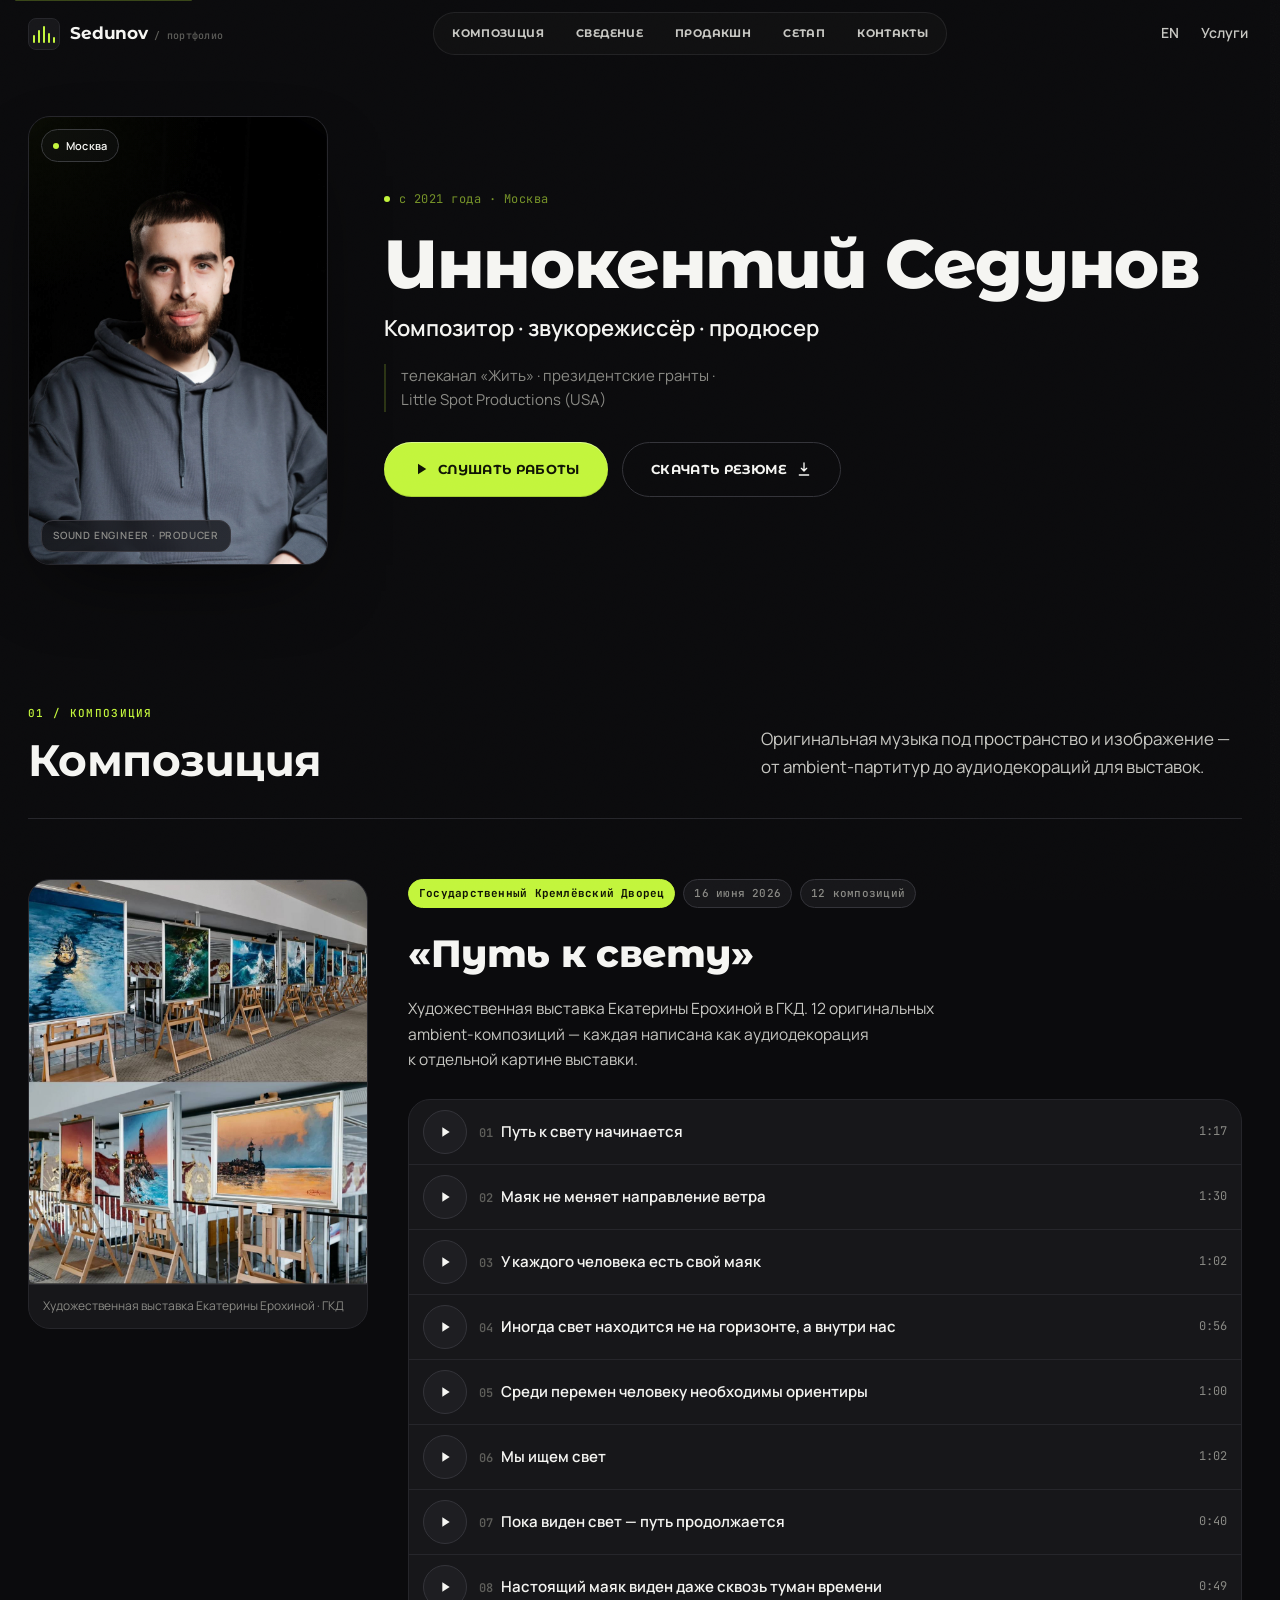
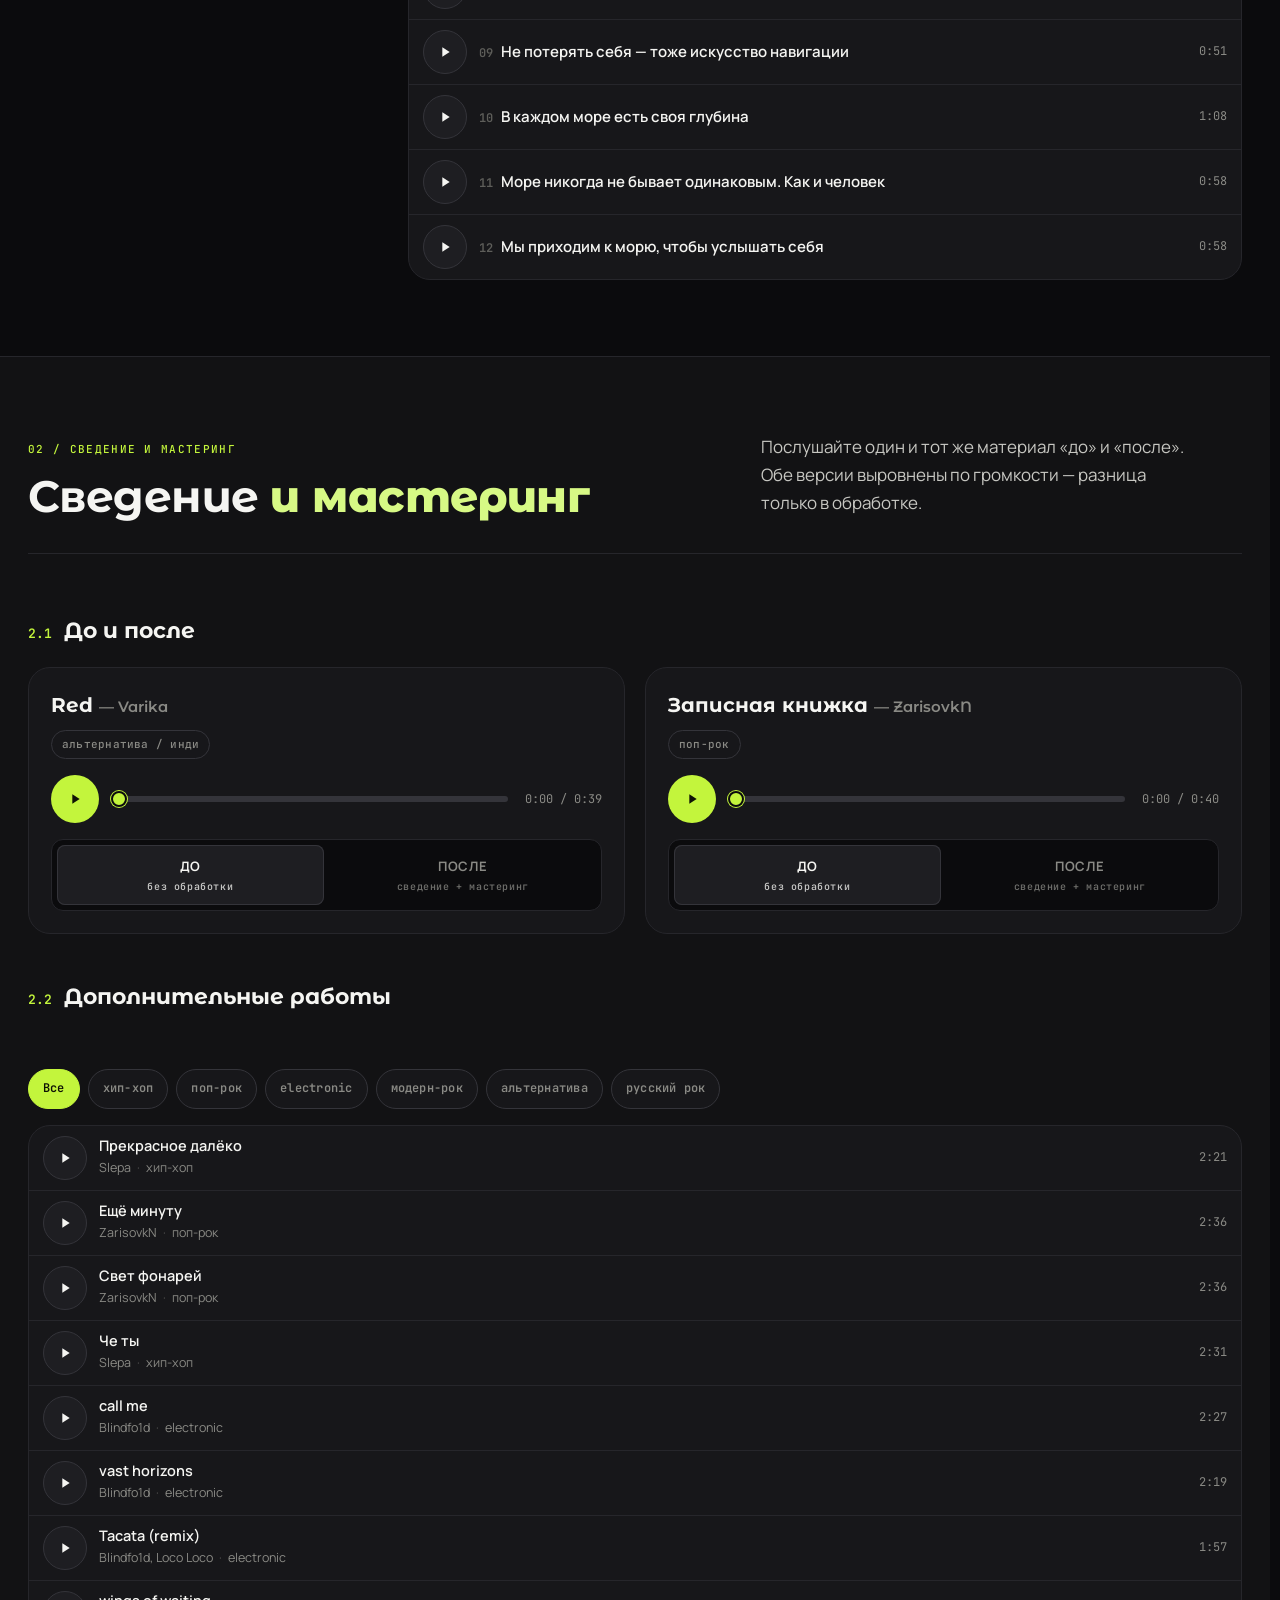
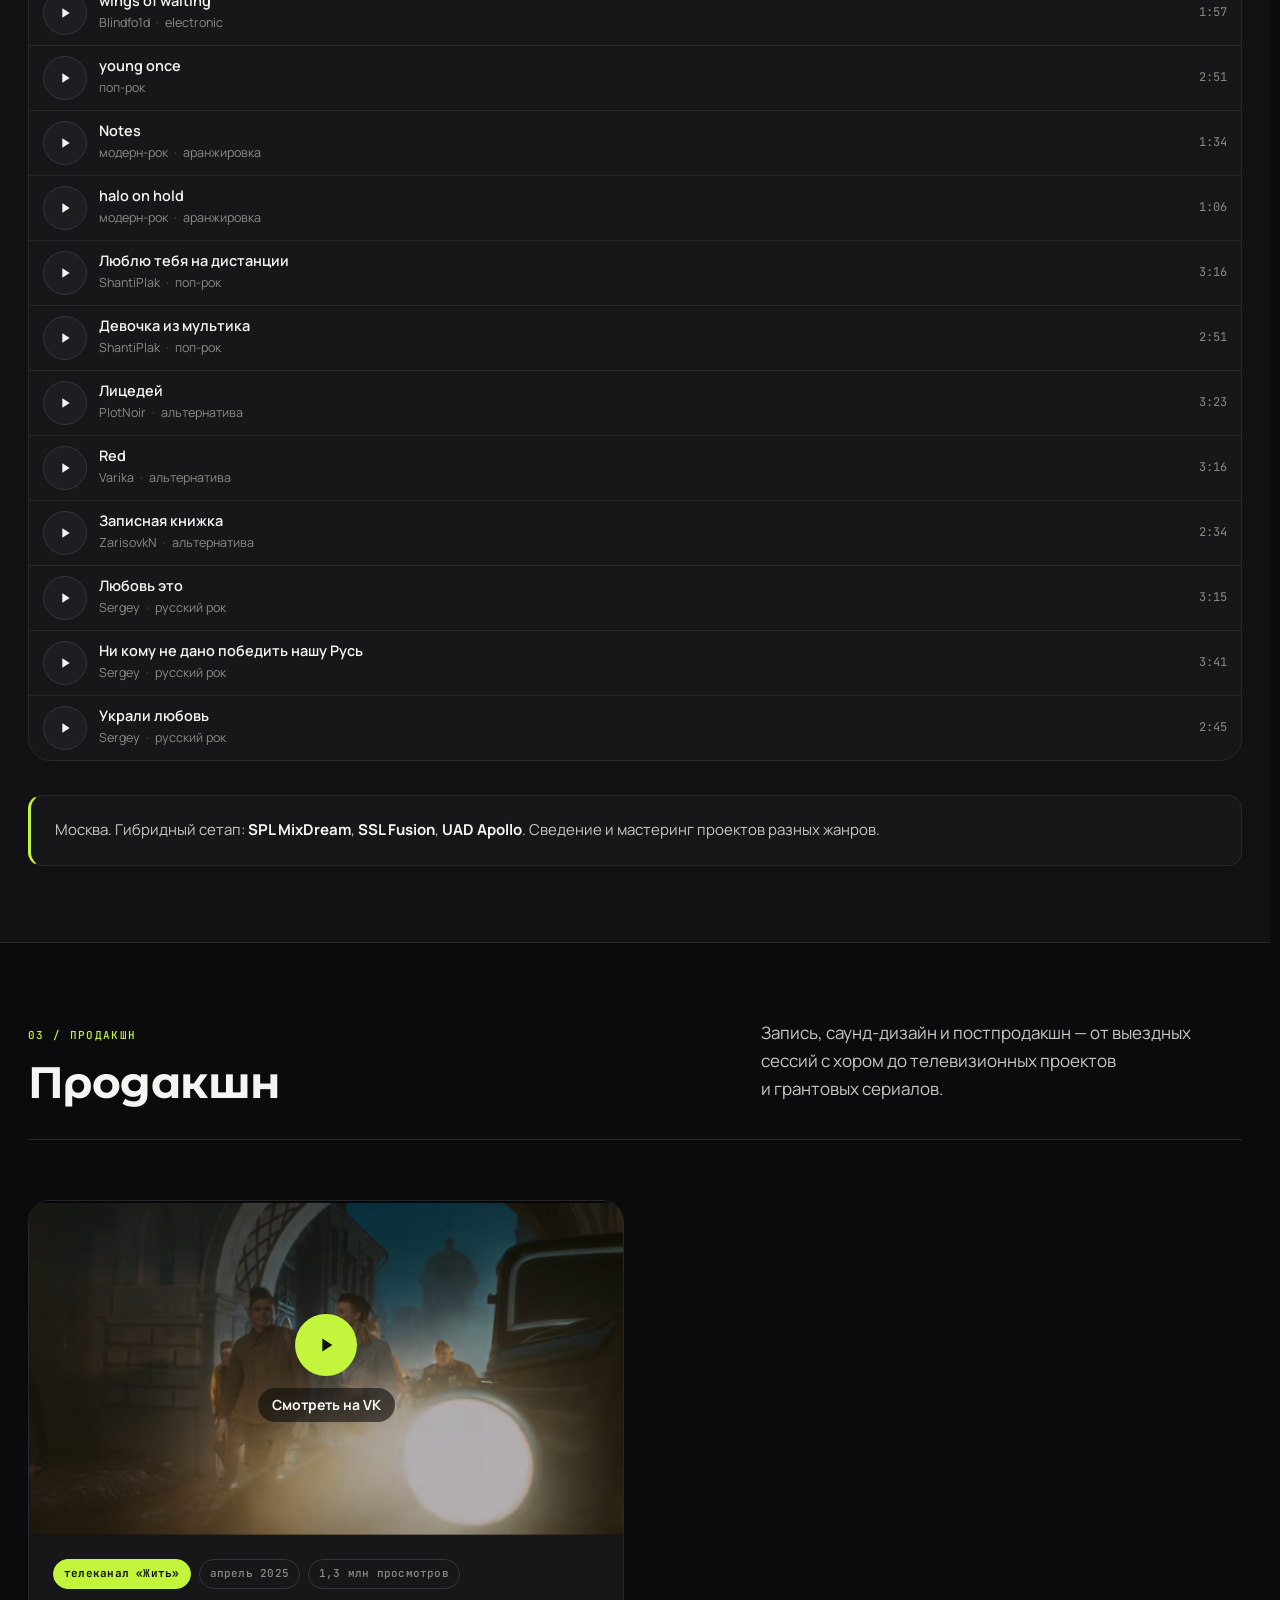
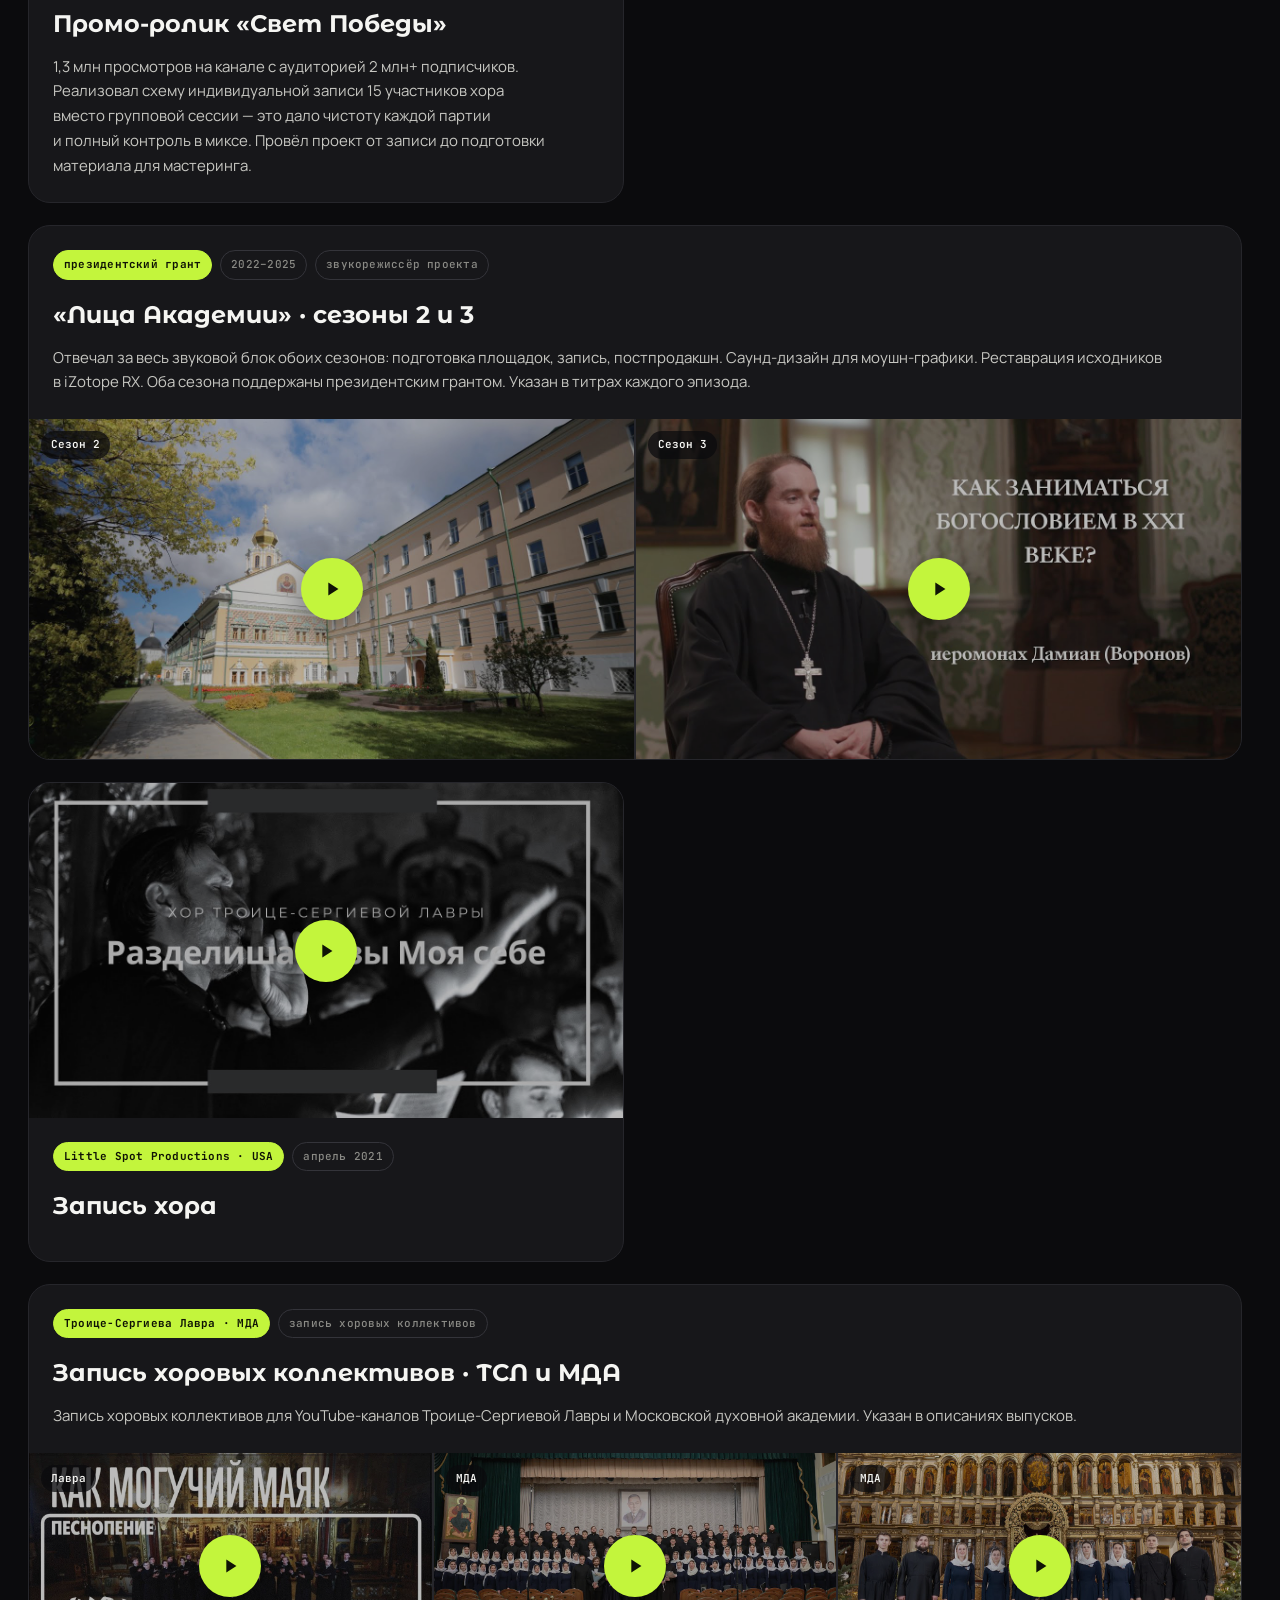
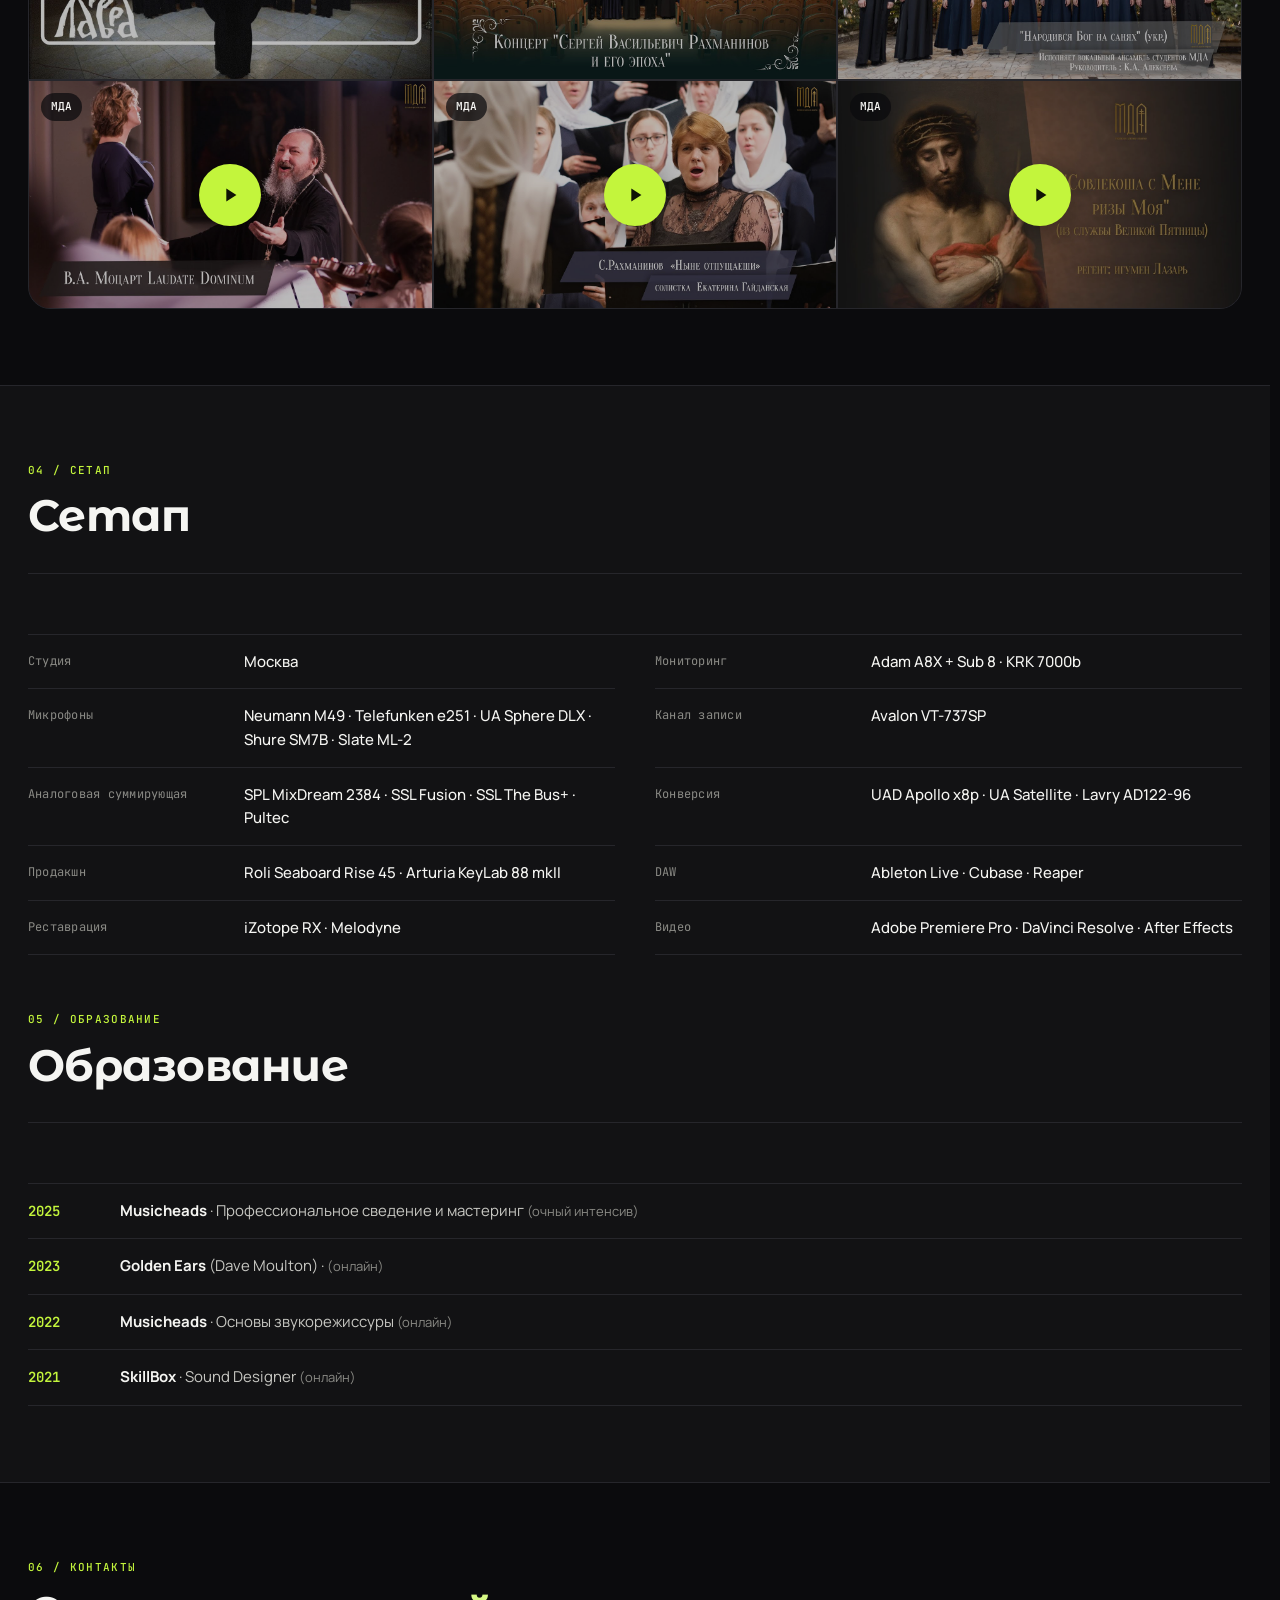
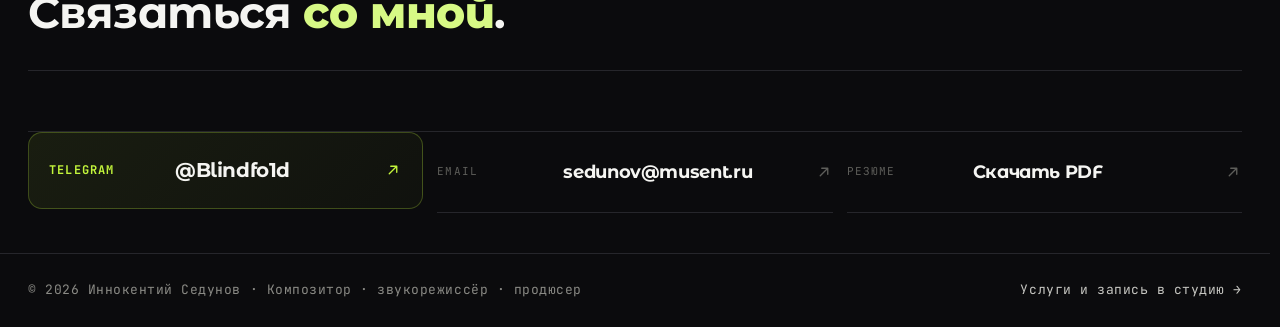
<file: portfolio/index.html>
<!DOCTYPE html>
<html lang="ru">

<head>
  <meta charset="UTF-8" />
  <meta name="viewport" content="width=device-width, initial-scale=1.0, viewport-fit=cover" />
  <meta name="theme-color" content="#0B0B0D" />

  <title>Иннокентий Седунов · Портфолио</title>
  <meta name="description"
    content="Композитор, звукорежиссёр и продюсер. Работы для телеканала „Жить“, президентских грантов, Little Spot Productions (USA)." />

  <!-- Open Graph. ⚠ Если домен отличается от sedunov.audio — поправьте og:url / og:image. -->
  <meta property="og:type" content="website" />
  <meta property="og:title" content="Иннокентий Седунов · Портфолио" />
  <meta property="og:description"
    content="Композитор, звукорежиссёр и продюсер. Работы для телеканала „Жить“, президентских грантов, Little Spot Productions (USA)." />
  <meta property="og:image" content="https://kennylocksj.github.io/images/sedunov-portfolio.jpg" />
  <meta property="og:url" content="https://kennylocksj.github.io/portfolio" />
  <meta name="twitter:card" content="summary_large_image" />

  <link rel="icon"
    href="data:image/svg+xml,%3Csvg xmlns='http://www.w3.org/2000/svg' viewBox='0 0 32 32'%3E%3Crect width='32' height='32' rx='8' fill='%230B0B0D'/%3E%3Crect x='6' y='13' width='2.5' height='6' fill='%23C3F53C'/%3E%3Crect x='10' y='10' width='2.5' height='12' fill='%23C3F53C'/%3E%3Crect x='14' y='7' width='2.5' height='18' fill='%23C3F53C'/%3E%3Crect x='18' y='11' width='2.5' height='10' fill='%23C3F53C'/%3E%3Crect x='22' y='14' width='2.5' height='4' fill='%23C3F53C'/%3E%3C/svg%3E" />
  <link rel="preload" as="image" href="/images/sedunov-portfolio.jpg" />

  <link rel="preconnect" href="https://fonts.googleapis.com" />
  <link rel="preconnect" href="https://fonts.gstatic.com" crossorigin />
  <link
    href="https://fonts.googleapis.com/css2?family=Manrope:wght@400;500;600;700;800&family=Montserrat:wght@400;500;600;700;800;900&display=swap"
    rel="stylesheet" />
  <link href="https://fonts.googleapis.com/css2?family=JetBrains+Mono:wght@400;500;600&display=swap" rel="stylesheet" />

  <!-- Дизайн-система лендинга (не изменяется) + компоненты портфолио -->
  <link rel="stylesheet" href="/styles.css" />
  <link rel="stylesheet" href="/portfolio/portfolio.css" />
</head>

<body class="p-body">

  <a class="skip-link" href="#top">Перейти к содержимому</a>
  <div class="grain" aria-hidden="true"></div>
  <div class="scroll-progress" id="scroll-progress" aria-hidden="true"></div>

  <!-- ═══ NAV ═══ -->
  <header class="nav" id="nav">
    <div class="nav-wrap">
      <a href="#top" class="brand" aria-label="Наверх">
        <span class="brand-mark" aria-hidden="true">
          <span></span><span></span><span></span><span></span><span></span>
        </span>
        <span class="brand-text">
          <span>Sedunov</span>
          <small>/ портфолио</small>
        </span>
      </a>

      <nav class="nav-links" id="nav-links">
        <a href="#work">Композиция</a>
        <a href="#mixing">Сведение</a>
        <a href="#production">Продакшн</a>
        <a href="#setup">Сетап</a>
        <a href="#contact">Контакты</a>

        <div class="nav-mobile-extras" aria-hidden="true">
          <a href="/" class="nav-mobile-link nav-mobile-tg">
            <svg class="nav-mobile-link-arrow" width="14" height="14" viewBox="0 0 24 24" fill="none" aria-hidden="true">
              <path d="M7 17L17 7M9 7h8v8" stroke="currentColor" stroke-width="2" stroke-linecap="round"
                stroke-linejoin="round" />
            </svg>
            <span>Услуги</span>
          </a>
          <a href="/cv/sedunov-cv.pdf" class="nav-mobile-link nav-mobile-cta" download>
            <span class="nav-mobile-cta-dot" aria-hidden="true"></span>
            <span>Скачать резюме</span>
          </a>
          <a href="/en/portfolio/" class="nav-mobile-link nav-mobile-tg">
            <svg class="nav-mobile-link-arrow" width="14" height="14" viewBox="0 0 24 24" fill="none" aria-hidden="true">
              <path d="M7 17L17 7M9 7h8v8" stroke="currentColor" stroke-width="2" stroke-linecap="round"
                stroke-linejoin="round" />
            </svg>
            <span>English version</span>
          </a>
        </div>
      </nav>

      <div class="nav-right">
        <a href="/en/portfolio/" class="nav-services" aria-label="English version">EN</a>
        <a href="/" class="nav-services" aria-label="Услуги — на главную">Услуги</a>
      </div>

      <button class="burger" id="burger" aria-label="Меню" aria-expanded="false" aria-controls="nav-links">
        <span></span><span></span>
      </button>
    </div>
    <div class="nav-backdrop" id="nav-backdrop" aria-hidden="true"></div>
  </header>

  <!-- ═══ HERO ═══ -->
  <section id="top" class="p-hero">
    <div class="wrap p-hero-wrap">

      <div class="p-hero-photo" data-reveal>
        <div class="photo-frame">
          <img src="/images/sedunov-portfolio.jpg" width="1707" height="2560" fetchpriority="high" decoding="async"
            alt="Иннокентий Седунов — композитор и звукорежиссёр" />
          <span class="p-ptag p-ptag-top">
            <span class="breathe" aria-hidden="true"></span>
            Москва
          </span>
          <span class="p-ptag p-ptag-bot">
            <small>sound engineer · producer</small>
          </span>
        </div>
      </div>

      <div class="p-hero-text" data-reveal>
        <div class="p-hero-eyebrow">
          <span class="breathe" aria-hidden="true"></span>
          <span>с 2021 года · Москва</span>
        </div>

        <h1 class="p-hero-name">Иннокентий Седунов</h1>
        <p class="p-hero-role">Композитор&nbsp;· звукорежиссёр&nbsp;· продюсер</p>

        <p class="p-hero-refs">
          телеканал&nbsp;«Жить»&nbsp;· президентские&nbsp;гранты&nbsp;·
          Little&nbsp;Spot&nbsp;Productions&nbsp;(USA)
        </p>

        <div class="p-hero-cta">
          <a href="#mixing" class="btn btn-primary btn-lg">
            <svg width="18" height="18" viewBox="0 0 24 24" aria-hidden="true">
              <path fill="currentColor" d="M8 5v14l11-7z" />
            </svg>
            <span>Слушать работы</span>
          </a>
          <a href="/cv/sedunov-cv.pdf" class="btn btn-outline btn-lg" download>
            Скачать резюме
            <svg width="16" height="16" viewBox="0 0 24 24" fill="none" aria-hidden="true">
              <path d="M12 3v12m0 0l-4-4m4 4l4-4M5 21h14" stroke="currentColor" stroke-width="2" stroke-linecap="round"
                stroke-linejoin="round" />
            </svg>
          </a>
        </div>
      </div>

    </div>
  </section>

  <!-- ═══ 01 · КОМПОЗИЦИЯ ═══ -->
  <section id="work" class="section section-p" aria-label="Композиция">
    <div class="wrap">
      <header class="head" data-reveal>
        <div class="head-meta">
          <span class="head-no">01 / композиция</span>
          <h2>Композиция</h2>
        </div>
        <p class="head-lede">Оригинальная музыка под пространство и изображение — от ambient-партитур
          до&nbsp;аудиодекораций для&nbsp;выставок.</p>
      </header>

      <article class="case" data-reveal>
        <div class="case-media">
          <figure class="case-figure" id="ambient-cover" hidden>
            <img id="ambient-cover-img" src="" alt="" decoding="async" width="1000" height="750" />
            <figcaption class="case-figcap">Художественная выставка Екатерины Ерохиной · ГКД</figcaption>
          </figure>
        </div>

        <div class="case-body">
          <div class="case-tags">
            <span class="tag tag-accent">Государственный Кремлёвский Дворец</span>
            <span class="tag">16 июня 2026</span>
            <span class="tag">12 композиций</span>
          </div>
          <h3 class="case-title">«Путь к свету»</h3>
          <p class="case-desc">
            Художественная выставка Екатерины Ерохиной в&nbsp;ГКД. 12&nbsp;оригинальных ambient-композиций —
            каждая написана как аудиодекорация к&nbsp;отдельной картине выставки.
          </p>

          <div class="player player-list" id="ambient-player" data-title="Путь к свету — ambient"
            aria-label="Плеер: 12 ambient-композиций «Путь к свету»">
            <ol class="tracklist" id="ambient-tracks"></ol>
          </div>
        </div>
      </article>
    </div>
  </section>

  <!-- ═══ 02 · СВЕДЕНИЕ И МАСТЕРИНГ ═══ -->
  <section id="mixing" class="section section-p section-alt" aria-label="Сведение и мастеринг">
    <div class="wrap">
      <header class="head" data-reveal>
        <div class="head-meta">
          <span class="head-no">02 / сведение и мастеринг</span>
          <h2>Сведение <em>и мастеринг</em></h2>
        </div>
        <p class="head-lede">Послушайте один и&nbsp;тот&nbsp;же материал «до» и&nbsp;«после». Обе версии выровнены
          по&nbsp;громкости — разница только в&nbsp;обработке.</p>
      </header>

      <!-- 2.1 · A/B -->
      <h3 class="sub-h" data-reveal><span class="sub-h-no">2.1</span> До и&nbsp;после</h3>
      <div class="ab-grid" id="ab-grid" data-reveal></div>

      <!-- 2.2 · showcase -->
      <h3 class="sub-h" data-reveal><span class="sub-h-no">2.2</span> Дополнительные работы</h3>
      <p class="sub-lede" data-reveal>Разные жанры — для&nbsp;демонстрации почерка в&nbsp;сведении.</p>
      <div class="genre-tabs" id="showcase-tabs" role="group" aria-label="Фильтр по жанру" data-reveal></div>
      <div class="player player-list showcase" id="showcase-player" aria-label="Плеер: дополнительные работы">
        <ol class="tracklist" id="showcase-tracks"></ol>
      </div>

      <p class="note-block" data-reveal>
        Москва. Гибридный сетап:
        <b>SPL&nbsp;MixDream</b>, <b>SSL&nbsp;Fusion</b>, <b>UAD&nbsp;Apollo</b>.
        Сведение и&nbsp;мастеринг проектов разных жанров.
      </p>
    </div>
  </section>

  <!-- ═══ 03 · ПРОДАКШН ═══ -->
  <section id="production" class="section section-p" aria-label="Продакшн">
    <div class="wrap">
      <header class="head" data-reveal>
        <div class="head-meta">
          <span class="head-no">03 / продакшн</span>
          <h2>Продакшн</h2>
        </div>
        <p class="head-lede">Запись, саунд-дизайн и&nbsp;постпродакшн — от&nbsp;выездных сессий с&nbsp;хором
          до&nbsp;телевизионных проектов и&nbsp;грантовых сериалов.</p>
      </header>

      <div class="prod-grid">

        <!-- Свет Победы · VK -->
        <article class="prod-card" data-reveal>
          <div class="video-facade video-vk">
            <img class="video-poster" src="/images/works/svet-pobedy.png"
              alt="Промо-ролик «Свет Победы» — телеканал «Жить»" loading="lazy" decoding="async" />
            <a class="video-play" href="https://vkvideo.ru/video-131498541_456248584" target="_blank" rel="noopener"
              aria-label="Смотреть «Свет Победы» на VK Video (откроется в новой вкладке)">
              <span class="video-play-btn" aria-hidden="true">
                <svg width="22" height="22" viewBox="0 0 24 24"><path fill="currentColor" d="M8 5v14l11-7z" /></svg>
              </span>
              <span class="video-play-label">Смотреть на VK</span>
            </a>
          </div>
          <div class="prod-body">
            <div class="case-tags">
              <span class="tag tag-accent">телеканал «Жить»</span>
              <span class="tag">апрель 2025</span>
              <span class="tag">1,3&nbsp;млн просмотров</span>
            </div>
            <h3 class="prod-title">Промо-ролик «Свет Победы»</h3>
            <p class="prod-desc">
              1,3&nbsp;млн просмотров на&nbsp;канале с&nbsp;аудиторией 2&nbsp;млн+ подписчиков.
              Реализовал схему индивидуальной записи 15&nbsp;участников хора вместо групповой сессии —
              это дало чистоту каждой партии и&nbsp;полный контроль в&nbsp;миксе.
              Провёл проект от&nbsp;записи до&nbsp;подготовки материала для&nbsp;мастеринга.
            </p>
          </div>
        </article>

        <!-- Лица Академии · YouTube s2 + s3 -->
        <article class="prod-card prod-card-wide" data-reveal>
          <div class="prod-body">
            <div class="case-tags">
              <span class="tag tag-accent">президентский грант</span>
              <span class="tag">2022–2025</span>
              <span class="tag">звукорежиссёр проекта</span>
            </div>
            <h3 class="prod-title">«Лица Академии» · сезоны 2 и&nbsp;3</h3>
            <p class="prod-desc">
              Отвечал за&nbsp;весь звуковой блок обоих сезонов: подготовка площадок, запись, постпродакшн.
              Саунд-дизайн для&nbsp;моушн-графики. Реставрация исходников в&nbsp;iZotope&nbsp;RX.
              Оба сезона поддержаны президентским грантом. Указан в&nbsp;титрах каждого эпизода.
            </p>
          </div>
          <div class="yt-row">
            <figure class="yt-facade" data-yt="jUE1JI_gii4" data-list="PLtRxWmHLfr5RDFQa5PvCwHLdNW4OHEuv8"
              data-poster="/images/works/academy-s2.jpg" data-label="«Лица Академии» — сезон 2">
              <button class="yt-btn" type="button" aria-label="Загрузить и смотреть «Лица Академии» — сезон 2 (плейлист YouTube)">
                <span class="yt-badge">Сезон 2</span>
                <span class="video-play-btn" aria-hidden="true">
                  <svg width="22" height="22" viewBox="0 0 24 24"><path fill="currentColor" d="M8 5v14l11-7z" /></svg>
                </span>
              </button>
            </figure>
            <figure class="yt-facade" data-yt="m9kjzdKefv8" data-list="PLtRxWmHLfr5QfC5YhjqEJcL8QLUXbbH0g"
              data-poster="/images/works/academy-s3.jpg" data-label="«Лица Академии» — сезон 3">
              <button class="yt-btn" type="button" aria-label="Загрузить и смотреть «Лица Академии» — сезон 3 (плейлист YouTube)">
                <span class="yt-badge">Сезон 3</span>
                <span class="video-play-btn" aria-hidden="true">
                  <svg width="22" height="22" viewBox="0 0 24 24"><path fill="currentColor" d="M8 5v14l11-7z" /></svg>
                </span>
              </button>
            </figure>
          </div>
        </article>

        <!-- Little Spot Productions -->
        <article class="prod-card" data-reveal>
          <figure class="yt-facade" data-yt="-WIEqSLyNp8" data-poster="/images/works/hram.jpg"
            data-label="Выездная запись хора · Little Spot Productions">
            <button class="yt-btn" type="button" aria-label="Загрузить и смотреть запись хора (YouTube)">
              <span class="video-play-btn" aria-hidden="true">
                <svg width="22" height="22" viewBox="0 0 24 24"><path fill="currentColor" d="M8 5v14l11-7z" /></svg>
              </span>
            </button>
          </figure>
          <div class="prod-body">
            <div class="case-tags">
              <span class="tag tag-accent">Little Spot Productions · USA</span>
              <span class="tag">апрель 2021</span>
            </div>
            <h3 class="prod-title">Запись хора</h3>
          </div>
        </article>

        <!-- ТСЛ и МДА · запись хоровых коллективов -->
        <article class="prod-card prod-card-wide" data-reveal>
          <div class="prod-body">
            <div class="case-tags">
              <span class="tag tag-accent">Троице-Сергиева Лавра · МДА</span>
              <span class="tag">запись хоровых коллективов</span>
            </div>
            <h3 class="prod-title">Запись хоровых коллективов · ТСЛ и&nbsp;МДА</h3>
            <p class="prod-desc">
              Запись хоровых коллективов для&nbsp;YouTube-каналов Троице-Сергиевой Лавры
              и&nbsp;Московской духовной академии. Указан в&nbsp;описаниях выпусков.
            </p>
          </div>
          <div class="yt-grid">
            <figure class="yt-facade" data-yt="A3U9VM4VMZQ" data-poster="/images/works/lavra.jpg"
              data-label="Хор Троице-Сергиевой Лавры">
              <button class="yt-btn" type="button" aria-label="Смотреть: хор Троице-Сергиевой Лавры (YouTube)">
                <span class="yt-badge">Лавра</span>
                <span class="video-play-btn" aria-hidden="true"><svg width="22" height="22" viewBox="0 0 24 24"><path fill="currentColor" d="M8 5v14l11-7z" /></svg></span>
              </button>
            </figure>
            <figure class="yt-facade" data-yt="vEZSu4PuAjw" data-poster="/images/works/mda-1.jpg"
              data-label="МДА — выпуск">
              <button class="yt-btn" type="button" aria-label="Смотреть: МДА, выпуск (YouTube)">
                <span class="yt-badge">МДА</span>
                <span class="video-play-btn" aria-hidden="true"><svg width="22" height="22" viewBox="0 0 24 24"><path fill="currentColor" d="M8 5v14l11-7z" /></svg></span>
              </button>
            </figure>
            <figure class="yt-facade" data-yt="GiZDXWU2Qd4" data-poster="/images/works/mda-2.jpg"
              data-label="МДА — выпуск">
              <button class="yt-btn" type="button" aria-label="Смотреть: МДА, выпуск (YouTube)">
                <span class="yt-badge">МДА</span>
                <span class="video-play-btn" aria-hidden="true"><svg width="22" height="22" viewBox="0 0 24 24"><path fill="currentColor" d="M8 5v14l11-7z" /></svg></span>
              </button>
            </figure>
            <figure class="yt-facade" data-yt="1GnXHozaAFY" data-poster="/images/works/mda-3.jpg"
              data-label="МДА — выпуск">
              <button class="yt-btn" type="button" aria-label="Смотреть: МДА, выпуск (YouTube)">
                <span class="yt-badge">МДА</span>
                <span class="video-play-btn" aria-hidden="true"><svg width="22" height="22" viewBox="0 0 24 24"><path fill="currentColor" d="M8 5v14l11-7z" /></svg></span>
              </button>
            </figure>
            <figure class="yt-facade" data-yt="8bgnxtQuYqE" data-poster="/images/works/mda-4.jpg"
              data-label="МДА — выпуск">
              <button class="yt-btn" type="button" aria-label="Смотреть: МДА, выпуск (YouTube)">
                <span class="yt-badge">МДА</span>
                <span class="video-play-btn" aria-hidden="true"><svg width="22" height="22" viewBox="0 0 24 24"><path fill="currentColor" d="M8 5v14l11-7z" /></svg></span>
              </button>
            </figure>
            <figure class="yt-facade" data-yt="qpxHatbzeh0" data-poster="/images/works/mda-5.jpg"
              data-label="МДА — выпуск">
              <button class="yt-btn" type="button" aria-label="Смотреть: МДА, выпуск (YouTube)">
                <span class="yt-badge">МДА</span>
                <span class="video-play-btn" aria-hidden="true"><svg width="22" height="22" viewBox="0 0 24 24"><path fill="currentColor" d="M8 5v14l11-7z" /></svg></span>
              </button>
            </figure>
          </div>
        </article>

      </div>
    </div>
  </section>

  <!-- ═══ 04 · СЕТАП ═══ -->
  <section id="setup" class="section section-p section-alt" aria-label="Сетап">
    <div class="wrap">
      <header class="head head-stacked" data-reveal>
        <span class="head-no">04 / сетап</span>
        <h2>Сетап</h2>
      </header>

      <div class="spec-grid" data-reveal>
        <div class="spec-row"><span class="spec-k">Студия</span><span class="spec-v">Москва</span></div>
        <div class="spec-row"><span class="spec-k">Мониторинг</span><span class="spec-v">Adam A8X + Sub 8 · KRK 7000b</span></div>
        <div class="spec-row"><span class="spec-k">Микрофоны</span><span class="spec-v">Neumann M49 · Telefunken e251 · UA Sphere DLX · Shure SM7B · Slate ML-2</span></div>
        <div class="spec-row"><span class="spec-k">Канал записи</span><span class="spec-v">Avalon VT-737SP</span></div>
        <div class="spec-row"><span class="spec-k">Аналоговая суммирующая</span><span class="spec-v">SPL MixDream 2384 · SSL Fusion · SSL The Bus+ · Pultec</span></div>
        <div class="spec-row"><span class="spec-k">Конверсия</span><span class="spec-v">UAD Apollo x8p · UA Satellite · Lavry AD122-96</span></div>
        <div class="spec-row"><span class="spec-k">Продакшн</span><span class="spec-v">Roli Seaboard Rise 45 · Arturia KeyLab 88 mkII</span></div>
        <div class="spec-row"><span class="spec-k">DAW</span><span class="spec-v">Ableton Live · Cubase · Reaper</span></div>
        <div class="spec-row"><span class="spec-k">Реставрация</span><span class="spec-v">iZotope RX · Melodyne</span></div>
        <div class="spec-row"><span class="spec-k">Видео</span><span class="spec-v">Adobe Premiere Pro · DaVinci Resolve · After Effects</span></div>
      </div>

      <!-- 05 · Образование (компактно, в той же секции-полосе) -->
      <header class="head head-stacked edu-head" data-reveal>
        <span class="head-no">05 / образование</span>
        <h2>Образование</h2>
      </header>
      <ul class="edu-list" data-reveal>
        <li><span class="edu-year">2025</span><span class="edu-body"><b>Musicheads</b> · Профессиональное сведение и мастеринг <em>(очный интенсив)</em></span></li>
        <li><span class="edu-year">2023</span><span class="edu-body"><b>Golden Ears</b> (Dave Moulton) · <em>(онлайн)</em></span></li>
        <li><span class="edu-year">2022</span><span class="edu-body"><b>Musicheads</b> · Основы звукорежиссуры <em>(онлайн)</em></span></li>
        <li><span class="edu-year">2021</span><span class="edu-body"><b>SkillBox</b> · Sound Designer <em>(онлайн)</em></span></li>
      </ul>
    </div>
  </section>

  <!-- ═══ 06 · КОНТАКТЫ ═══ -->
  <section id="contact" class="section section-p section-contact-p" aria-label="Контакты">
    <div class="wrap">
      <header class="head head-stacked" data-reveal>
        <span class="head-no">06 / контакты</span>
        <h2>Связаться <em>со мной</em>.</h2>
      </header>

      <div class="contact-ways contact-ways-p" data-reveal>
        <a class="cway cway-primary" href="https://t.me/Blindfo1d" target="_blank" rel="noopener">
          <span class="cway-k">Telegram</span>
          <span class="cway-v">@Blindfo1d</span>
          <svg class="cway-arrow" width="18" height="18" viewBox="0 0 24 24" fill="none" aria-hidden="true">
            <path d="M7 17L17 7M9 7h8v8" stroke="currentColor" stroke-width="1.8" stroke-linecap="round"
              stroke-linejoin="round" />
          </svg>
        </a>
        <a class="cway" href="mailto:sedunov@musent.ru">
          <span class="cway-k">Email</span>
          <span class="cway-v">sedunov@musent.ru</span>
          <svg class="cway-arrow" width="18" height="18" viewBox="0 0 24 24" fill="none" aria-hidden="true">
            <path d="M7 17L17 7M9 7h8v8" stroke="currentColor" stroke-width="1.8" stroke-linecap="round"
              stroke-linejoin="round" />
          </svg>
        </a>
        <a class="cway" href="/cv/sedunov-cv.pdf" download>
          <span class="cway-k">Резюме</span>
          <span class="cway-v">Скачать PDF</span>
          <svg class="cway-arrow" width="18" height="18" viewBox="0 0 24 24" fill="none" aria-hidden="true">
            <path d="M7 17L17 7M9 7h8v8" stroke="currentColor" stroke-width="1.8" stroke-linecap="round"
              stroke-linejoin="round" />
          </svg>
        </a>
      </div>
    </div>
  </section>

  <!-- ═══ FOOTER ═══ -->
  <footer class="foot foot-p">
    <div class="wrap foot-bottom-wrap">
      <span>© 2026 Иннокентий Седунов · Композитор · звукорежиссёр · продюсер</span>
      <span><a href="/">Услуги и запись в студию →</a></span>
    </div>
  </footer>

  <script src="/portfolio/portfolio.js"></script>
</body>

</html>
</file>
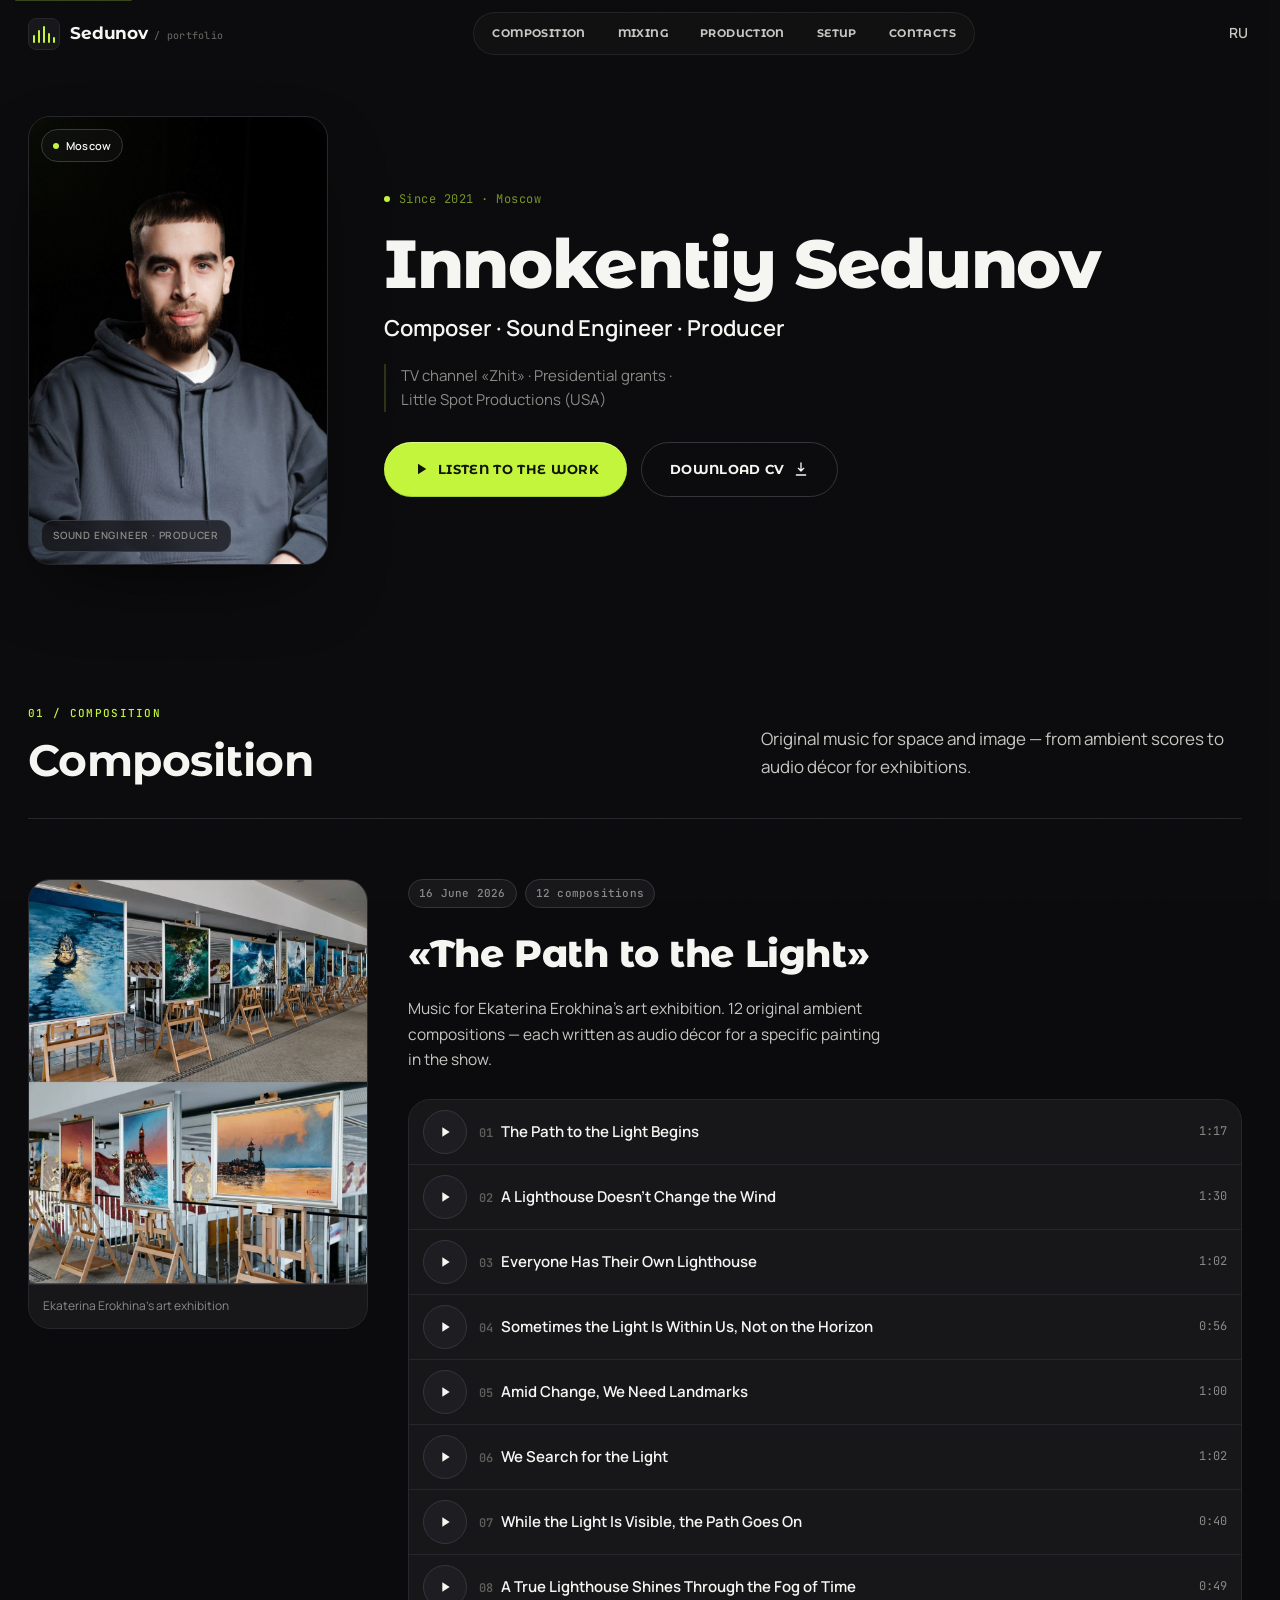
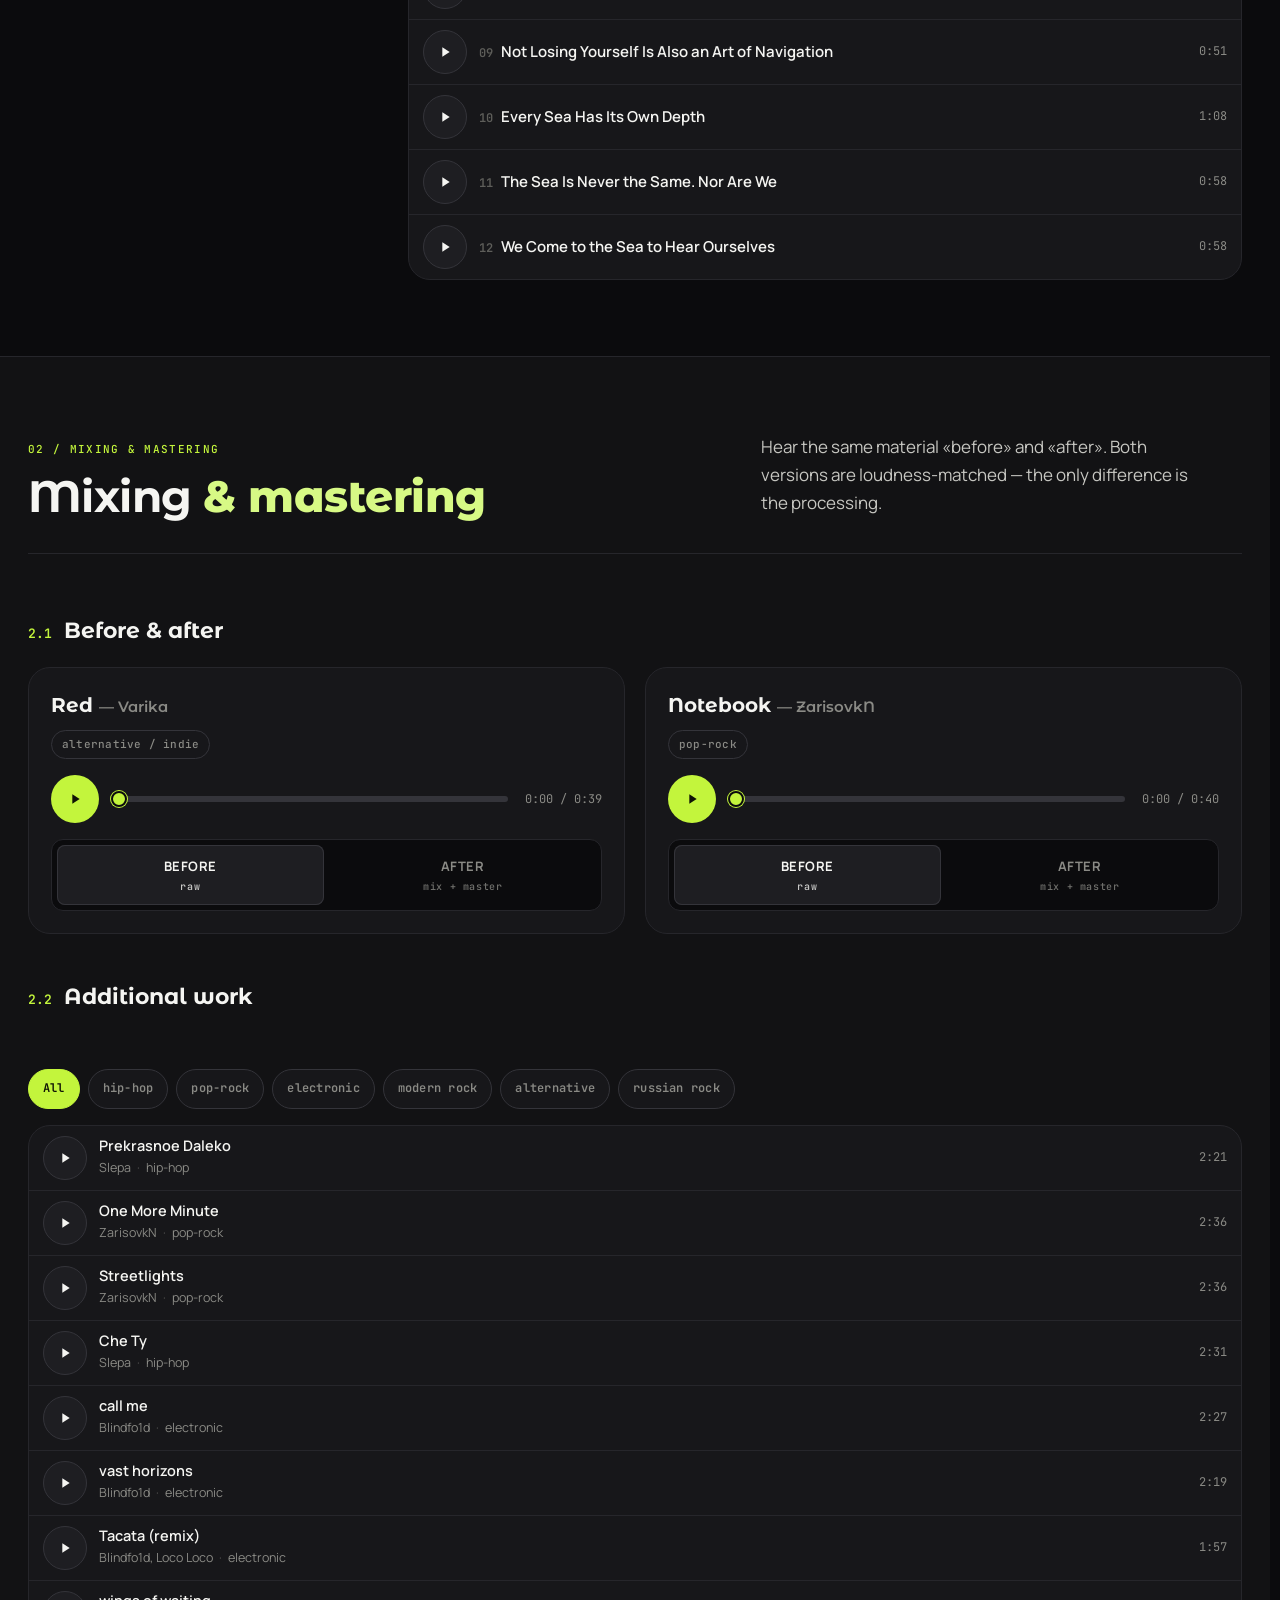
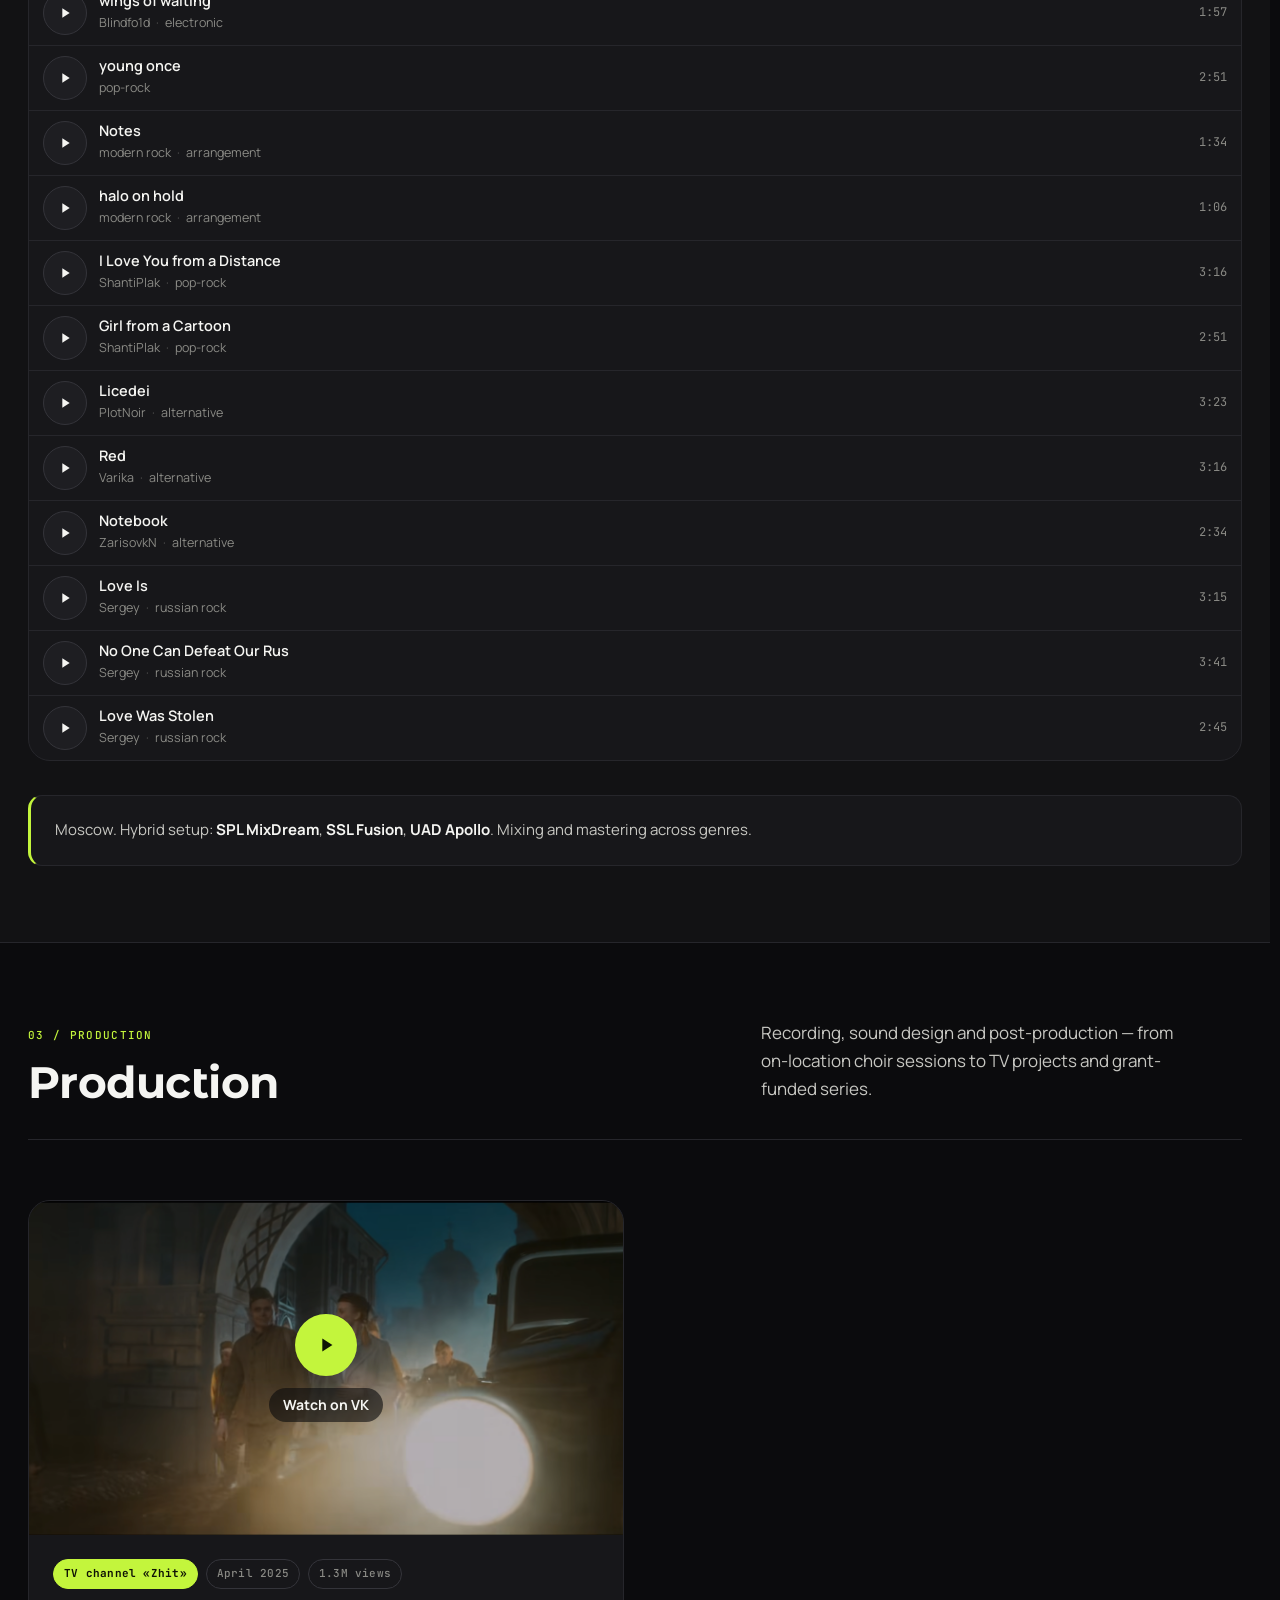
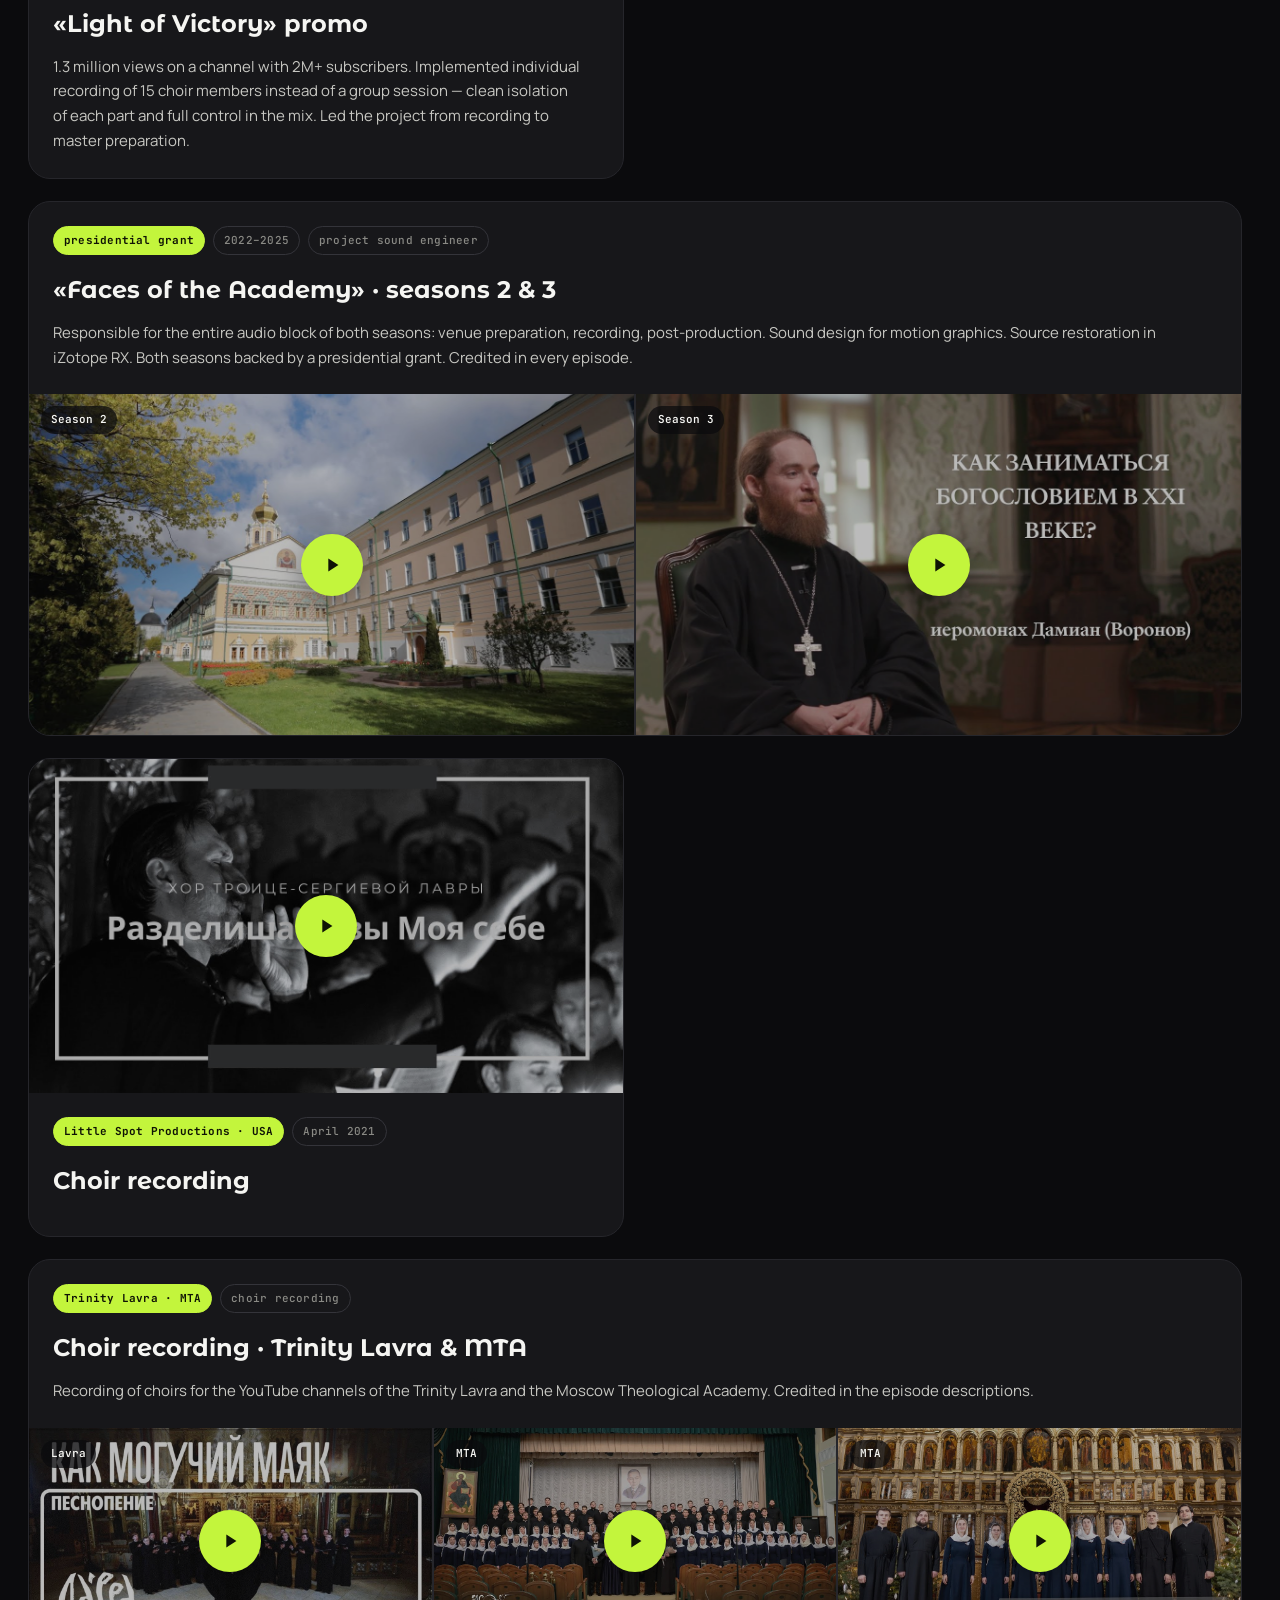
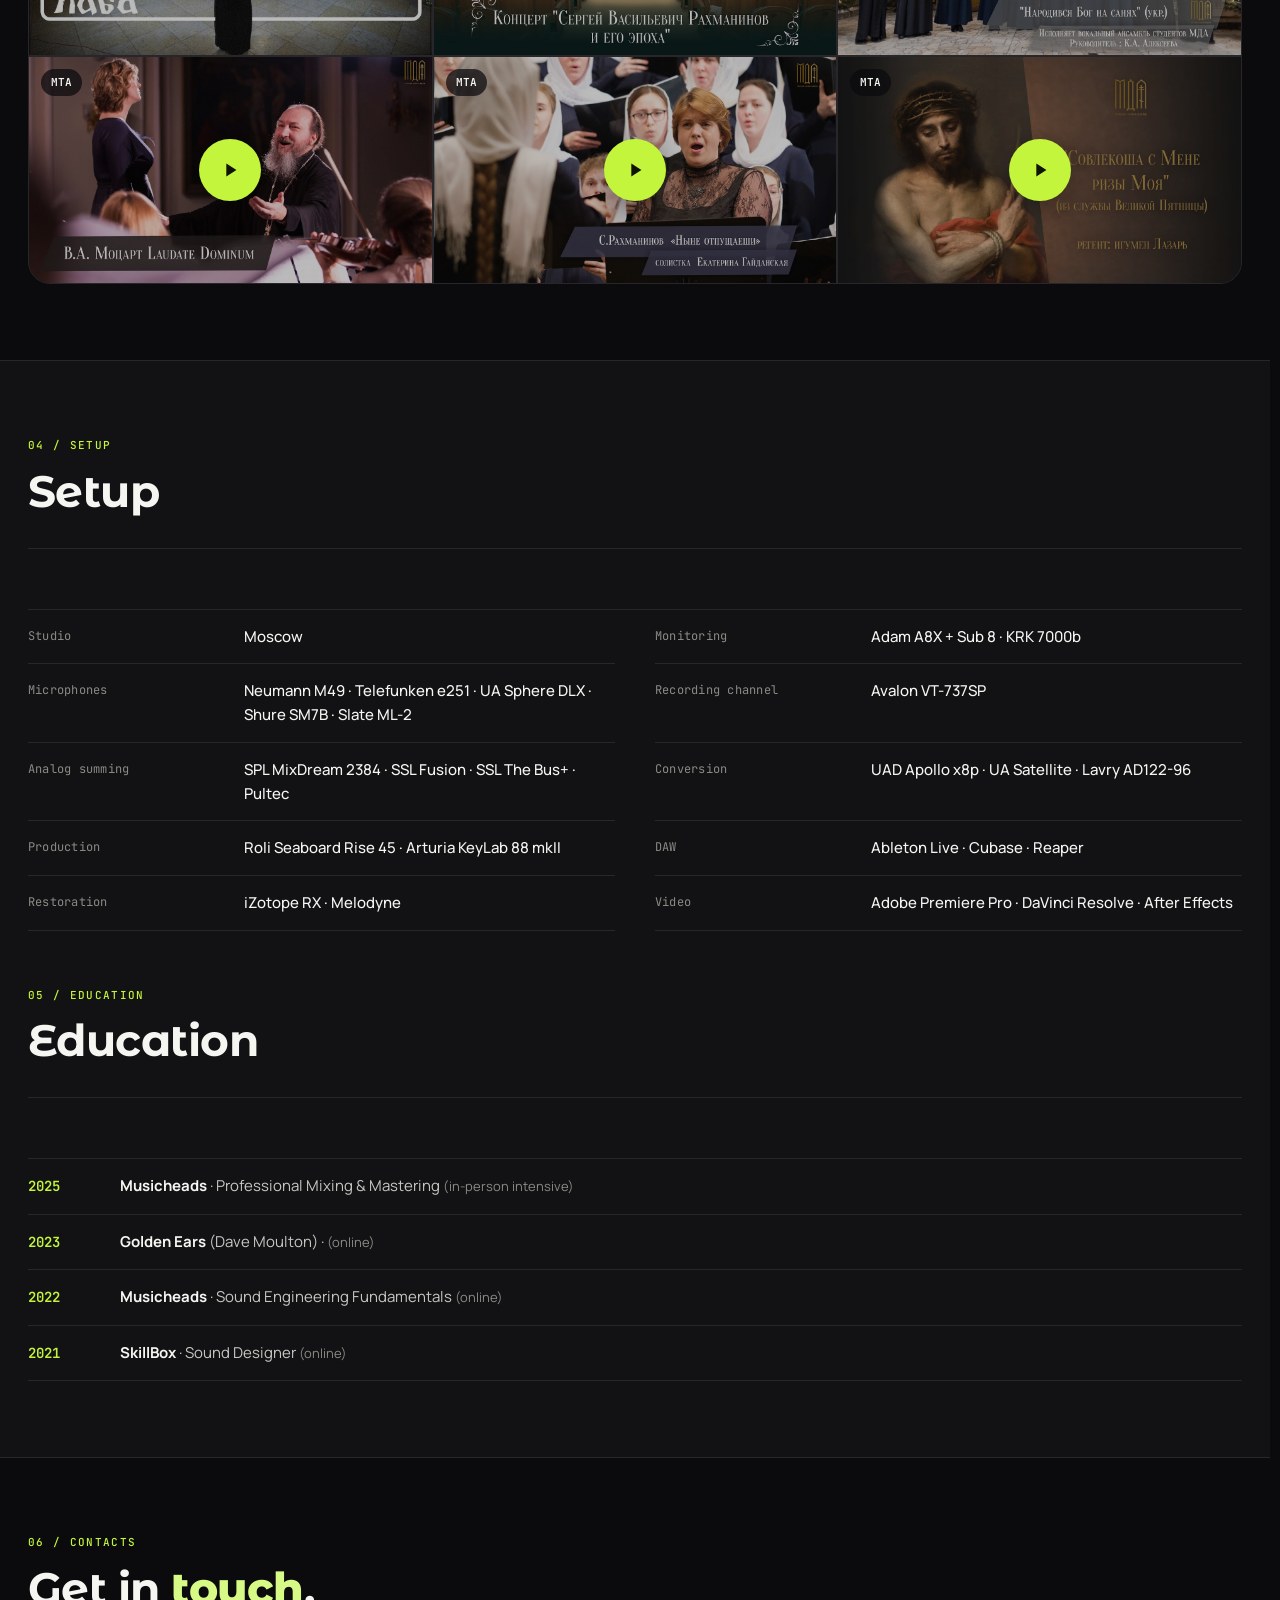
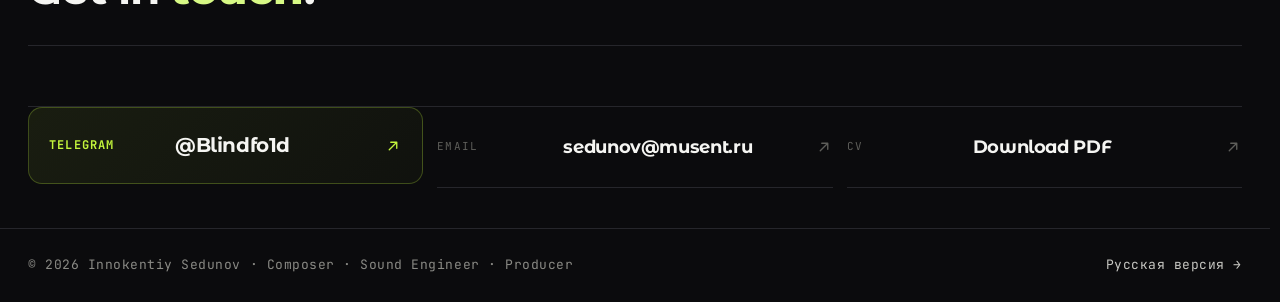
<file: en/portfolio/index.html>
<!DOCTYPE html>
<html lang="en">

<head>
  <meta charset="UTF-8" />
  <meta name="viewport" content="width=device-width, initial-scale=1.0, viewport-fit=cover" />
  <meta name="theme-color" content="#0B0B0D" />

  <title>Innokentiy Sedunov · Portfolio</title>
  <meta name="description"
    content="Composer, sound engineer and producer. Work for TV channel «Zhit», presidential grants, Little Spot Productions (USA)." />

  <meta property="og:type" content="website" />
  <meta property="og:title" content="Innokentiy Sedunov · Portfolio" />
  <meta property="og:description"
    content="Composer, sound engineer and producer. Work for TV channel «Zhit», presidential grants, Little Spot Productions (USA)." />
  <meta property="og:image" content="https://kennylocksj.github.io/images/sedunov-portfolio.jpg" />
  <meta property="og:url" content="https://kennylocksj.github.io/en/portfolio" />
  <meta name="twitter:card" content="summary_large_image" />

  <link rel="alternate" hreflang="ru" href="https://kennylocksj.github.io/portfolio/" />
  <link rel="alternate" hreflang="en" href="https://kennylocksj.github.io/en/portfolio/" />

  <link rel="icon"
    href="data:image/svg+xml,%3Csvg xmlns='http://www.w3.org/2000/svg' viewBox='0 0 32 32'%3E%3Crect width='32' height='32' rx='8' fill='%230B0B0D'/%3E%3Crect x='6' y='13' width='2.5' height='6' fill='%23C3F53C'/%3E%3Crect x='10' y='10' width='2.5' height='12' fill='%23C3F53C'/%3E%3Crect x='14' y='7' width='2.5' height='18' fill='%23C3F53C'/%3E%3Crect x='18' y='11' width='2.5' height='10' fill='%23C3F53C'/%3E%3Crect x='22' y='14' width='2.5' height='4' fill='%23C3F53C'/%3E%3C/svg%3E" />
  <link rel="preload" as="image" href="/images/sedunov-portfolio.jpg" />

  <link rel="preconnect" href="https://fonts.googleapis.com" />
  <link rel="preconnect" href="https://fonts.gstatic.com" crossorigin />
  <link
    href="https://fonts.googleapis.com/css2?family=Manrope:wght@400;500;600;700;800&family=Montserrat:wght@400;500;600;700;800;900&display=swap"
    rel="stylesheet" />
  <link href="https://fonts.googleapis.com/css2?family=JetBrains+Mono:wght@400;500;600&display=swap" rel="stylesheet" />

  <link rel="stylesheet" href="/styles.css" />
  <link rel="stylesheet" href="/portfolio/portfolio.css" />
</head>

<body class="p-body">

  <a class="skip-link" href="#top">Skip to content</a>
  <div class="grain" aria-hidden="true"></div>
  <div class="scroll-progress" id="scroll-progress" aria-hidden="true"></div>

  <!-- ═══ NAV ═══ -->
  <header class="nav" id="nav">
    <div class="nav-wrap">
      <a href="#top" class="brand" aria-label="Top">
        <span class="brand-mark" aria-hidden="true">
          <span></span><span></span><span></span><span></span><span></span>
        </span>
        <span class="brand-text">
          <span>Sedunov</span>
          <small>/ portfolio</small>
        </span>
      </a>

      <nav class="nav-links" id="nav-links">
        <a href="#work">Composition</a>
        <a href="#mixing">Mixing</a>
        <a href="#production">Production</a>
        <a href="#setup">Setup</a>
        <a href="#contact">Contacts</a>

        <div class="nav-mobile-extras" aria-hidden="true">
          <a href="/portfolio/" class="nav-mobile-link nav-mobile-tg">
            <svg class="nav-mobile-link-arrow" width="14" height="14" viewBox="0 0 24 24" fill="none" aria-hidden="true">
              <path d="M7 17L17 7M9 7h8v8" stroke="currentColor" stroke-width="2" stroke-linecap="round"
                stroke-linejoin="round" />
            </svg>
            <span>Русская версия</span>
          </a>
          <a href="/cv/sedunov-cv-en.pdf" class="nav-mobile-link nav-mobile-cta" download>
            <span class="nav-mobile-cta-dot" aria-hidden="true"></span>
            <span>Download CV</span>
          </a>
        </div>
      </nav>

      <div class="nav-right">
        <a href="/portfolio/" class="nav-services" aria-label="Русская версия / Russian version">RU</a>
      </div>

      <button class="burger" id="burger" aria-label="Menu" aria-expanded="false" aria-controls="nav-links">
        <span></span><span></span>
      </button>
    </div>
    <div class="nav-backdrop" id="nav-backdrop" aria-hidden="true"></div>
  </header>

  <!-- ═══ HERO ═══ -->
  <section id="top" class="p-hero">
    <div class="wrap p-hero-wrap">

      <div class="p-hero-photo" data-reveal>
        <div class="photo-frame">
          <img src="/images/sedunov-portfolio.jpg" width="1707" height="2560" fetchpriority="high" decoding="async"
            alt="Innokentiy Sedunov — composer and sound engineer" />
          <span class="p-ptag p-ptag-top">
            <span class="breathe" aria-hidden="true"></span>
            Moscow
          </span>
          <span class="p-ptag p-ptag-bot">
            <small>sound engineer · producer</small>
          </span>
        </div>
      </div>

      <div class="p-hero-text" data-reveal>
        <div class="p-hero-eyebrow">
          <span class="breathe" aria-hidden="true"></span>
          <span>Since 2021 · Moscow</span>
        </div>

        <h1 class="p-hero-name">Innokentiy Sedunov</h1>
        <p class="p-hero-role">Composer&nbsp;· Sound&nbsp;Engineer&nbsp;· Producer</p>

        <p class="p-hero-refs">
          TV&nbsp;channel&nbsp;«Zhit»&nbsp;· Presidential&nbsp;grants&nbsp;·
          Little&nbsp;Spot&nbsp;Productions&nbsp;(USA)
        </p>

        <div class="p-hero-cta">
          <a href="#mixing" class="btn btn-primary btn-lg">
            <svg width="18" height="18" viewBox="0 0 24 24" aria-hidden="true">
              <path fill="currentColor" d="M8 5v14l11-7z" />
            </svg>
            <span>Listen to the work</span>
          </a>
          <a href="/cv/sedunov-cv-en.pdf" class="btn btn-outline btn-lg" download>
            Download CV
            <svg width="16" height="16" viewBox="0 0 24 24" fill="none" aria-hidden="true">
              <path d="M12 3v12m0 0l-4-4m4 4l4-4M5 21h14" stroke="currentColor" stroke-width="2" stroke-linecap="round"
                stroke-linejoin="round" />
            </svg>
          </a>
        </div>
      </div>

    </div>
  </section>

  <!-- ═══ 01 · COMPOSITION ═══ -->
  <section id="work" class="section section-p" aria-label="Composition">
    <div class="wrap">
      <header class="head" data-reveal>
        <div class="head-meta">
          <span class="head-no">01 / composition</span>
          <h2>Composition</h2>
        </div>
        <p class="head-lede">Original music for space and image — from ambient scores to audio décor for exhibitions.</p>
      </header>

      <article class="case" data-reveal>
        <div class="case-media">
          <figure class="case-figure" id="ambient-cover" hidden>
            <img id="ambient-cover-img" src="" alt="" decoding="async" width="1000" height="750" />
            <figcaption class="case-figcap">Ekaterina Erokhina's art exhibition</figcaption>
          </figure>
        </div>

        <div class="case-body">
          <div class="case-tags">
            <span class="tag">16 June 2026</span>
            <span class="tag">12 compositions</span>
          </div>
          <h3 class="case-title">«The Path to the Light»</h3>
          <p class="case-desc">
            Music for Ekaterina Erokhina's art exhibition. 12&nbsp;original ambient compositions —
            each written as audio décor for a&nbsp;specific painting in&nbsp;the show.
          </p>

          <div class="player player-list" id="ambient-player" data-title="The Path to the Light — ambient"
            aria-label="Player: 12 ambient compositions, «The Path to the Light»">
            <ol class="tracklist" id="ambient-tracks"></ol>
          </div>
        </div>
      </article>
    </div>
  </section>

  <!-- ═══ 02 · MIXING & MASTERING ═══ -->
  <section id="mixing" class="section section-p section-alt" aria-label="Mixing & mastering">
    <div class="wrap">
      <header class="head" data-reveal>
        <div class="head-meta">
          <span class="head-no">02 / mixing & mastering</span>
          <h2>Mixing <em>& mastering</em></h2>
        </div>
        <p class="head-lede">Hear the same material «before» and «after». Both versions are loudness-matched — the only
          difference is the processing.</p>
      </header>

      <!-- 2.1 · A/B -->
      <h3 class="sub-h" data-reveal><span class="sub-h-no">2.1</span> Before &amp; after</h3>
      <div class="ab-grid" id="ab-grid" data-reveal></div>

      <!-- 2.2 · showcase -->
      <h3 class="sub-h" data-reveal><span class="sub-h-no">2.2</span> Additional work</h3>
      <p class="sub-lede" data-reveal>Different genres — to show the signature in mixing.</p>
      <div class="genre-tabs" id="showcase-tabs" role="group" aria-label="Filter by genre" data-reveal></div>
      <div class="player player-list showcase" id="showcase-player" aria-label="Player: additional work">
        <ol class="tracklist" id="showcase-tracks"></ol>
      </div>

      <p class="note-block" data-reveal>
        Moscow. Hybrid setup:
        <b>SPL&nbsp;MixDream</b>, <b>SSL&nbsp;Fusion</b>, <b>UAD&nbsp;Apollo</b>.
        Mixing and mastering across genres.
      </p>
    </div>
  </section>

  <!-- ═══ 03 · PRODUCTION ═══ -->
  <section id="production" class="section section-p" aria-label="Production">
    <div class="wrap">
      <header class="head" data-reveal>
        <div class="head-meta">
          <span class="head-no">03 / production</span>
          <h2>Production</h2>
        </div>
        <p class="head-lede">Recording, sound design and post-production — from on-location choir sessions to TV projects
          and grant-funded series.</p>
      </header>

      <div class="prod-grid">

        <!-- Light of Victory · VK -->
        <article class="prod-card" data-reveal>
          <div class="video-facade video-vk">
            <img class="video-poster" src="/images/works/svet-pobedy.png"
              alt="«Light of Victory» promo — TV channel «Zhit»" loading="lazy" decoding="async" />
            <a class="video-play" href="https://vkvideo.ru/video-131498541_456248584" target="_blank" rel="noopener"
              aria-label="Watch «Light of Victory» on VK Video (opens in a new tab)">
              <span class="video-play-btn" aria-hidden="true">
                <svg width="22" height="22" viewBox="0 0 24 24"><path fill="currentColor" d="M8 5v14l11-7z" /></svg>
              </span>
              <span class="video-play-label">Watch on VK</span>
            </a>
          </div>
          <div class="prod-body">
            <div class="case-tags">
              <span class="tag tag-accent">TV channel «Zhit»</span>
              <span class="tag">April 2025</span>
              <span class="tag">1.3M views</span>
            </div>
            <h3 class="prod-title">«Light of Victory» promo</h3>
            <p class="prod-desc">
              1.3&nbsp;million views on a&nbsp;channel with 2M+ subscribers. Implemented individual recording of
              15&nbsp;choir members instead of a&nbsp;group session — clean isolation of each part and full control in
              the mix. Led the project from recording to master preparation.
            </p>
          </div>
        </article>

        <!-- Faces of the Academy · YouTube s2 + s3 -->
        <article class="prod-card prod-card-wide" data-reveal>
          <div class="prod-body">
            <div class="case-tags">
              <span class="tag tag-accent">presidential grant</span>
              <span class="tag">2022–2025</span>
              <span class="tag">project sound engineer</span>
            </div>
            <h3 class="prod-title">«Faces of the Academy» · seasons 2 &amp; 3</h3>
            <p class="prod-desc">
              Responsible for the entire audio block of both seasons: venue preparation, recording, post-production.
              Sound design for motion graphics. Source restoration in iZotope&nbsp;RX. Both seasons backed by a
              presidential grant. Credited in every episode.
            </p>
          </div>
          <div class="yt-row">
            <figure class="yt-facade" data-yt="jUE1JI_gii4" data-list="PLtRxWmHLfr5RDFQa5PvCwHLdNW4OHEuv8"
              data-poster="/images/works/academy-s2.jpg" data-label="«Faces of the Academy» — season 2">
              <button class="yt-btn" type="button" aria-label="Load and watch «Faces of the Academy» — season 2 (YouTube playlist)">
                <span class="yt-badge">Season 2</span>
                <span class="video-play-btn" aria-hidden="true">
                  <svg width="22" height="22" viewBox="0 0 24 24"><path fill="currentColor" d="M8 5v14l11-7z" /></svg>
                </span>
              </button>
            </figure>
            <figure class="yt-facade" data-yt="m9kjzdKefv8" data-list="PLtRxWmHLfr5QfC5YhjqEJcL8QLUXbbH0g"
              data-poster="/images/works/academy-s3.jpg" data-label="«Faces of the Academy» — season 3">
              <button class="yt-btn" type="button" aria-label="Load and watch «Faces of the Academy» — season 3 (YouTube playlist)">
                <span class="yt-badge">Season 3</span>
                <span class="video-play-btn" aria-hidden="true">
                  <svg width="22" height="22" viewBox="0 0 24 24"><path fill="currentColor" d="M8 5v14l11-7z" /></svg>
                </span>
              </button>
            </figure>
          </div>
        </article>

        <!-- Little Spot Productions -->
        <article class="prod-card" data-reveal>
          <figure class="yt-facade" data-yt="-WIEqSLyNp8" data-poster="/images/works/hram.jpg"
            data-label="On-location choir recording · Little Spot Productions">
            <button class="yt-btn" type="button" aria-label="Load and watch the choir recording (YouTube)">
              <span class="video-play-btn" aria-hidden="true">
                <svg width="22" height="22" viewBox="0 0 24 24"><path fill="currentColor" d="M8 5v14l11-7z" /></svg>
              </span>
            </button>
          </figure>
          <div class="prod-body">
            <div class="case-tags">
              <span class="tag tag-accent">Little Spot Productions · USA</span>
              <span class="tag">April 2021</span>
            </div>
            <h3 class="prod-title">Choir recording</h3>
          </div>
        </article>

        <!-- Trinity Lavra & MTA · choir recording -->
        <article class="prod-card prod-card-wide" data-reveal>
          <div class="prod-body">
            <div class="case-tags">
              <span class="tag tag-accent">Trinity Lavra · MTA</span>
              <span class="tag">choir recording</span>
            </div>
            <h3 class="prod-title">Choir recording · Trinity Lavra &amp; MTA</h3>
            <p class="prod-desc">
              Recording of choirs for the YouTube channels of the Trinity Lavra and the Moscow Theological Academy.
              Credited in the episode descriptions.
            </p>
          </div>
          <div class="yt-grid">
            <figure class="yt-facade" data-yt="A3U9VM4VMZQ" data-poster="/images/works/lavra.jpg"
              data-label="Trinity Lavra choir">
              <button class="yt-btn" type="button" aria-label="Watch: Trinity Lavra choir (YouTube)">
                <span class="yt-badge">Lavra</span>
                <span class="video-play-btn" aria-hidden="true"><svg width="22" height="22" viewBox="0 0 24 24"><path fill="currentColor" d="M8 5v14l11-7z" /></svg></span>
              </button>
            </figure>
            <figure class="yt-facade" data-yt="vEZSu4PuAjw" data-poster="/images/works/mda-1.jpg"
              data-label="MTA — episode">
              <button class="yt-btn" type="button" aria-label="Watch: MTA episode (YouTube)">
                <span class="yt-badge">MTA</span>
                <span class="video-play-btn" aria-hidden="true"><svg width="22" height="22" viewBox="0 0 24 24"><path fill="currentColor" d="M8 5v14l11-7z" /></svg></span>
              </button>
            </figure>
            <figure class="yt-facade" data-yt="GiZDXWU2Qd4" data-poster="/images/works/mda-2.jpg"
              data-label="MTA — episode">
              <button class="yt-btn" type="button" aria-label="Watch: MTA episode (YouTube)">
                <span class="yt-badge">MTA</span>
                <span class="video-play-btn" aria-hidden="true"><svg width="22" height="22" viewBox="0 0 24 24"><path fill="currentColor" d="M8 5v14l11-7z" /></svg></span>
              </button>
            </figure>
            <figure class="yt-facade" data-yt="1GnXHozaAFY" data-poster="/images/works/mda-3.jpg"
              data-label="MTA — episode">
              <button class="yt-btn" type="button" aria-label="Watch: MTA episode (YouTube)">
                <span class="yt-badge">MTA</span>
                <span class="video-play-btn" aria-hidden="true"><svg width="22" height="22" viewBox="0 0 24 24"><path fill="currentColor" d="M8 5v14l11-7z" /></svg></span>
              </button>
            </figure>
            <figure class="yt-facade" data-yt="8bgnxtQuYqE" data-poster="/images/works/mda-4.jpg"
              data-label="MTA — episode">
              <button class="yt-btn" type="button" aria-label="Watch: MTA episode (YouTube)">
                <span class="yt-badge">MTA</span>
                <span class="video-play-btn" aria-hidden="true"><svg width="22" height="22" viewBox="0 0 24 24"><path fill="currentColor" d="M8 5v14l11-7z" /></svg></span>
              </button>
            </figure>
            <figure class="yt-facade" data-yt="qpxHatbzeh0" data-poster="/images/works/mda-5.jpg"
              data-label="MTA — episode">
              <button class="yt-btn" type="button" aria-label="Watch: MTA episode (YouTube)">
                <span class="yt-badge">MTA</span>
                <span class="video-play-btn" aria-hidden="true"><svg width="22" height="22" viewBox="0 0 24 24"><path fill="currentColor" d="M8 5v14l11-7z" /></svg></span>
              </button>
            </figure>
          </div>
        </article>

      </div>
    </div>
  </section>

  <!-- ═══ 04 · SETUP ═══ -->
  <section id="setup" class="section section-p section-alt" aria-label="Setup">
    <div class="wrap">
      <header class="head head-stacked" data-reveal>
        <span class="head-no">04 / setup</span>
        <h2>Setup</h2>
      </header>

      <div class="spec-grid" data-reveal>
        <div class="spec-row"><span class="spec-k">Studio</span><span class="spec-v">Moscow</span></div>
        <div class="spec-row"><span class="spec-k">Monitoring</span><span class="spec-v">Adam A8X + Sub 8 · KRK 7000b</span></div>
        <div class="spec-row"><span class="spec-k">Microphones</span><span class="spec-v">Neumann M49 · Telefunken e251 · UA Sphere DLX · Shure SM7B · Slate ML-2</span></div>
        <div class="spec-row"><span class="spec-k">Recording channel</span><span class="spec-v">Avalon VT-737SP</span></div>
        <div class="spec-row"><span class="spec-k">Analog summing</span><span class="spec-v">SPL MixDream 2384 · SSL Fusion · SSL The Bus+ · Pultec</span></div>
        <div class="spec-row"><span class="spec-k">Conversion</span><span class="spec-v">UAD Apollo x8p · UA Satellite · Lavry AD122-96</span></div>
        <div class="spec-row"><span class="spec-k">Production</span><span class="spec-v">Roli Seaboard Rise 45 · Arturia KeyLab 88 mkII</span></div>
        <div class="spec-row"><span class="spec-k">DAW</span><span class="spec-v">Ableton Live · Cubase · Reaper</span></div>
        <div class="spec-row"><span class="spec-k">Restoration</span><span class="spec-v">iZotope RX · Melodyne</span></div>
        <div class="spec-row"><span class="spec-k">Video</span><span class="spec-v">Adobe Premiere Pro · DaVinci Resolve · After Effects</span></div>
      </div>

      <!-- 05 · Education -->
      <header class="head head-stacked edu-head" data-reveal>
        <span class="head-no">05 / education</span>
        <h2>Education</h2>
      </header>
      <ul class="edu-list" data-reveal>
        <li><span class="edu-year">2025</span><span class="edu-body"><b>Musicheads</b> · Professional Mixing &amp; Mastering <em>(in-person intensive)</em></span></li>
        <li><span class="edu-year">2023</span><span class="edu-body"><b>Golden Ears</b> (Dave Moulton) · <em>(online)</em></span></li>
        <li><span class="edu-year">2022</span><span class="edu-body"><b>Musicheads</b> · Sound Engineering Fundamentals <em>(online)</em></span></li>
        <li><span class="edu-year">2021</span><span class="edu-body"><b>SkillBox</b> · Sound Designer <em>(online)</em></span></li>
      </ul>
    </div>
  </section>

  <!-- ═══ 06 · CONTACTS ═══ -->
  <section id="contact" class="section section-p section-contact-p" aria-label="Contacts">
    <div class="wrap">
      <header class="head head-stacked" data-reveal>
        <span class="head-no">06 / contacts</span>
        <h2>Get in <em>touch</em>.</h2>
      </header>

      <div class="contact-ways contact-ways-p" data-reveal>
        <a class="cway cway-primary" href="https://t.me/Blindfo1d" target="_blank" rel="noopener">
          <span class="cway-k">Telegram</span>
          <span class="cway-v">@Blindfo1d</span>
          <svg class="cway-arrow" width="18" height="18" viewBox="0 0 24 24" fill="none" aria-hidden="true">
            <path d="M7 17L17 7M9 7h8v8" stroke="currentColor" stroke-width="1.8" stroke-linecap="round"
              stroke-linejoin="round" />
          </svg>
        </a>
        <a class="cway" href="mailto:sedunov@musent.ru">
          <span class="cway-k">Email</span>
          <span class="cway-v">sedunov@musent.ru</span>
          <svg class="cway-arrow" width="18" height="18" viewBox="0 0 24 24" fill="none" aria-hidden="true">
            <path d="M7 17L17 7M9 7h8v8" stroke="currentColor" stroke-width="1.8" stroke-linecap="round"
              stroke-linejoin="round" />
          </svg>
        </a>
        <a class="cway" href="/cv/sedunov-cv-en.pdf" download>
          <span class="cway-k">CV</span>
          <span class="cway-v">Download PDF</span>
          <svg class="cway-arrow" width="18" height="18" viewBox="0 0 24 24" fill="none" aria-hidden="true">
            <path d="M7 17L17 7M9 7h8v8" stroke="currentColor" stroke-width="1.8" stroke-linecap="round"
              stroke-linejoin="round" />
          </svg>
        </a>
      </div>
    </div>
  </section>

  <!-- ═══ FOOTER ═══ -->
  <footer class="foot foot-p">
    <div class="wrap foot-bottom-wrap">
      <span>© 2026 Innokentiy Sedunov · Composer · Sound Engineer · Producer</span>
      <span><a href="/portfolio/">Русская версия →</a></span>
    </div>
  </footer>

  <script src="/portfolio/portfolio.js"></script>
</body>

</html>
</file>
<file: styles.css>
/* ════════════════════════════════════════════════════════════════════════════
   СЕДУНОВ · Subbox Records — styles.css
   ════════════════════════════════════════════════════════════════════════════

   КАРТА ФАЙЛА (ищи по этим комментариям):

   01. RESET & BASE                 — сброс стилей, корневые переменные
   02. BUTTONS                      — .btn, .btn-primary, .btn-outline, .btn-text
   03. NAV                          — шапка, логотип, бургер
   04. HERO                         — 40/60 split: портрет + текст
   05. STRIP                        — метрики (divide-x)
   06. SECTION BASE                 — общие стили для всех секций + reveal
   07. ABOUT                        — Subbox Records: 2 колонки + фото + манифест
   08. SCROLLER                     — кинетическая бегущая строка
   09. WORK RAIL                    — горизонтальный скролл треков
   10. SERVICES                     — 1 hero-карточка + стек из 3 мини
   11. STEPS                        — пятишаговый таймлайн
   12. PRICING                      — 3 тарифа
   13. REVIEWS                      — 2×2 сетка отзывов
   14. FAQ                          — аккордеоны
   15. CONTACT                      — split 50/50
   16. FOOTER
   17. TOAST                        — всплывашка
   18. RESPONSIVE                   — breakpoints: 1080 / 820 / 720 / 400
   19. A11Y (reduced motion, hover) — доступность

   КАК ПРАВИТЬ ЦВЕТА: все токены в :root → --accent, --bg, --text и т.д.
   КАК ПРАВИТЬ РАЗМЕРЫ КОНТЕЙНЕРА: --wrap (1280px), --nav-h (68px)
   ══════════════════════════════════════════════════════════════════════════ */

/* ═══ 01. RESET & BASE ═══════════════════════════════════════════════════ */
*,
*::before,
*::after {
  box-sizing: border-box;
  margin: 0;
  padding: 0;
}

button {
  font: inherit;
  cursor: pointer;
  border: none;
  background: none;
  color: inherit;
}

input,
select,
textarea {
  font: inherit;
  color: inherit;
}

a {
  color: inherit;
  text-decoration: none;
}

ul,
ol {
  list-style: none;
}

img,
svg {
  display: block;
  max-width: 100%;
}

:root {
  /* Нейтральная база. Не используется pure #000000 (anti-AI tell) */
  --bg: #0B0B0D;
  --bg-1: #121214;
  --bg-2: #17171A;
  --bg-3: #1E1E22;
  --line: #26262B;
  --line-2: #34343A;

  /* Типографика */
  --text: #F5F5F2;
  /* основной */
  --text-2: #C7C7C2;
  /* второстепенный */
  --text-dim: #8A8A85;
  /* подписи */
  --text-mute: #5E5E5A;
  /* метки, 10-12px */

  /* ЕДИНСТВЕННЫЙ акцент. Lime (#C3F53C) = пик LED VU-meter.
     Узнаваемо для звукорежиссёра, не "AI-пурпур" */
  --accent: #C3F53C;
  --accent-dark: #A8DB1E;
  --accent-ink: #0F1305;
  /* тёмно-зелёный текст на lime-фоне */
  --accent-soft: rgba(195, 245, 60, .08);
  --accent-quiet: rgba(195, 245, 60, .58);
  --accent-line: rgba(195, 245, 60, .18);

  --peak: #FF3B3B;
  /* красный пик VU — НЕ использовать для CTA */

  /* Радиусы */
  --radius: 14px;
  --radius-l: 22px;
  --radius-xl: 32px;

  /* Типографика: Studio 21-like display + чистый Gold Apple-like UI body. */
  --font-studio: 'Montserrat', 'Arial Black', Arial, sans-serif;
  --font-goldapple: 'Manrope', 'Helvetica Neue', Arial, system-ui, -apple-system, BlinkMacSystemFont, sans-serif;
  --font-display: var(--font-studio);
  --font: var(--font-goldapple);
  --font-mono: 'JetBrains Mono', 'SF Mono', monospace;

  --nav-h: 68px;
  --wrap: 1280px;

  /* Кривые easing: ease-out мягкий, ease — сбалансированный */
  --ease: cubic-bezier(.2, .7, .2, 1);
  --ease-out: cubic-bezier(.16, 1, .3, 1);
}

html {
  scroll-behavior: smooth;
  scroll-padding-top: var(--nav-h);
  scrollbar-gutter: stable;
  /* анти-дёрганье при появлении скролла */
  /* Хард-гарантия от горизонтального скролла на мобилках — если
     какой-то элемент случайно вылезет за вьюпорт, контент не уедет
     вправо. overflow-x: clip поддерживается всеми живыми браузерами. */
  overflow-x: clip;
}

body {
  font-family: var(--font);
  background: var(--bg);
  color: var(--text);
  font-size: 16px;
  line-height: 1.58;
  font-weight: 400;
  -webkit-font-smoothing: antialiased;
  -moz-osx-font-smoothing: grayscale;
  overflow-x: clip;
  text-rendering: optimizeLegibility;
  /* Микротипографика: включаем контекстные альтернативы, лигатуры,
     кернинг и оптический размер — читается плотнее, Cyrillic меньше
     "прыгает" в мелких кеглях. Без заметной нагрузки на браузер. */
  font-feature-settings: "kern", "liga", "calt", "ss01";
  font-optical-sizing: auto;
  font-kerning: normal;
}

/* Параграфам — pretty для баланса последних 2 строк (меньше orphans).
   Балансировщик применяется только где браузер поддерживает; иначе
   стандартное поведение — регресса нет. */
p {
  text-wrap: pretty;
}

/* Grain слой — рукотворная фактура, fixed поверх всего */
.grain {
  position: fixed;
  inset: 0;
  z-index: 200;
  pointer-events: none;
  opacity: .035;
  mix-blend-mode: overlay;
  background-image: url("data:image/svg+xml;utf8,<svg xmlns='http://www.w3.org/2000/svg' width='140' height='140'><filter id='n'><feTurbulence type='fractalNoise' baseFrequency='.9' numOctaves='2' stitchTiles='stitch'/></filter><rect width='100%' height='100%' filter='url(%23n)'/></svg>");
}

.wrap {
  max-width: var(--wrap);
  margin: 0 auto;
  padding: 0 28px;
  width: 100%;
}

.wrap-narrow {
  max-width: 800px;
}

/* ── Focus-visible: единое кольцо для клавиатурной навигации ──
   Срабатывает только на :focus-visible (клавиатура/скринридер),
   клик мышью/тачем не показывает кольцо — не шумит визуально.
   A11y-критически: без этого табнавигация незаметна. */

/* Skip-link: скрыт визуально, появляется при фокусе (Tab).
   Позволяет клавиатурным пользователям перескочить навигацию. */
.skip-link {
  position: fixed;
  top: 8px;
  left: 8px;
  z-index: 100;
  padding: 10px 16px;
  background: var(--accent);
  color: var(--accent-ink);
  font-size: 13px;
  font-weight: 700;
  border-radius: 8px;
  transform: translateY(-120%);
  transition: transform .2s var(--ease-out);
  text-decoration: none;
}

.skip-link:focus {
  transform: translateY(0);
}

:where(a, button, input, select, textarea, summary, [tabindex]):focus-visible {
  outline: 2px solid var(--accent);
  outline-offset: 3px;
  border-radius: 4px;
}

/* Некоторые контролы имеют свой radius — подстраиваем */
.btn:focus-visible,
.btn-block:focus-visible,
.tcard-play:focus-visible,
.field input:focus-visible,
.field select:focus-visible,
.field textarea:focus-visible {
  outline-offset: 3px;
  border-radius: inherit;
}

/* ── Scroll progress: тонкая lime-линия под nav ──
   Ширина задаётся из JS (--progress). Элемент <div class="scroll-progress">
   вставляется в HTML. Без JS не виден — graceful fallback. */
.scroll-progress {
  position: fixed;
  top: var(--nav-h);
  left: 0;
  height: 1px;
  width: var(--progress, 0%);
  background: linear-gradient(90deg, rgba(195, 245, 60, .52), rgba(168, 219, 30, .38));
  z-index: 49;
  pointer-events: none;
  opacity: .72;
  transition: width .1s linear, opacity .25s;
  will-change: width;
}

/* ═══ 02. BUTTONS ════════════════════════════════════════════════════════ */
.btn {
  display: inline-flex;
  align-items: center;
  justify-content: center;
  gap: 8px;
  padding: 13px 20px;
  border-radius: 999px;
  font-family: var(--font-studio);
  font-size: 13px;
  font-weight: 700;
  letter-spacing: 0.025em;
  text-transform: uppercase;
  transition: transform .18s var(--ease-out), background .2s, color .2s, border-color .2s, box-shadow .2s;
  white-space: nowrap;
  will-change: transform;
  -webkit-tap-highlight-color: transparent;
}

.btn-primary {
  background: var(--accent);
  color: var(--accent-ink);
  /* Inner refraction edge вместо outer glow (taste-skill требование) */
  box-shadow:
    inset 0 1px 0 rgba(255, 255, 255, .4),
    inset 0 -1px 0 rgba(0, 0, 0, .15);
}

.btn-primary:hover {
  background: var(--accent-dark);
  transform: translateY(-1px);
  box-shadow:
    inset 0 1px 0 rgba(255, 255, 255, .4),
    inset 0 -1px 0 rgba(0, 0, 0, .15),
    0 8px 24px -6px rgba(195, 245, 60, .3);
}

.btn-primary:active {
  transform: translateY(1px) scale(.98);
}

.btn-outline {
  background: transparent;
  color: var(--text);
  border: 1px solid var(--line-2);
}

.btn-outline:hover {
  border-color: var(--text-2);
  background: var(--bg-2);
}

.btn-outline:active {
  transform: translateY(1px) scale(.98);
}

.btn-block {
  width: 100%;
  justify-content: center;
}

.btn-sm {
  padding: 10px 16px;
  font-size: 12px;
}

.btn-lg {
  padding: 16px 28px;
  font-size: 13px;
}

.btn-text {
  display: inline-flex;
  align-items: center;
  gap: 8px;
  padding: 14px 0;
  font-family: var(--font-studio);
  font-weight: 700;
  font-size: 13px;
  letter-spacing: 0.025em;
  text-transform: uppercase;
  color: var(--text);
  border-bottom: 1px solid var(--line-2);
  transition: border-color .2s, color .2s;
  align-self: flex-start;
}

.btn-text svg {
  transition: transform .2s var(--ease);
}

.btn-text:hover {
  border-color: var(--accent);
  color: var(--accent);
}

.btn-text:hover svg {
  transform: translate(2px, -2px);
}

.link-u {
  color: var(--text);
  border-bottom: 1px solid var(--accent);
  font-weight: 700;
  transition: color .2s;
}

.link-u:hover {
  color: var(--accent);
}

/* ═══ 03. NAV ════════════════════════════════════════════════════════════ */
.nav {
  position: fixed;
  top: 0;
  left: 0;
  right: 0;
  height: var(--nav-h);
  z-index: 50;
  transition: background .3s, border-color .3s, box-shadow .3s;
  border-bottom: 1px solid transparent;
}

.nav.scrolled {
  background: rgba(11, 11, 13, .62);
  backdrop-filter: blur(14px) saturate(118%);
  -webkit-backdrop-filter: blur(14px) saturate(118%);
  border-bottom-color: rgba(255, 255, 255, .06);
  box-shadow: 0 1px 0 rgba(195, 245, 60, .04);
}

.nav-wrap {
  max-width: var(--wrap);
  margin: 0 auto;
  padding: 0 28px;
  height: 100%;
  display: flex;
  align-items: center;
  justify-content: space-between;
  gap: 20px;
  min-width: 0;
  /* ВАЖНО: разрешаем flex-ужатие дочерних элементов и работу ellipsis */
}

.brand {
  display: inline-flex;
  align-items: center;
  gap: 10px;
  font-family: var(--font-display);
  flex-shrink: 1;
  min-width: 0;
  /* хвост /subbox records может ужиматься; сам brand-text тоже может */
}

/* Логотип = анимированный VU-meter, 5 баров */
.brand-mark {
  width: 32px;
  height: 32px;
  border-radius: 8px;
  background: var(--bg-2);
  border: 1px solid var(--line);
  display: inline-flex;
  align-items: flex-end;
  justify-content: space-between;
  padding: 6px 4px;
  gap: 1.5px;
  flex-shrink: 0;
}

.brand-mark span {
  width: 2px;
  background: var(--accent);
  border-radius: 1px;
  animation: vu 1.1s ease-in-out infinite;
  transform-origin: bottom;
}

.brand-mark span:nth-child(1) {
  height: 40%;
  animation-delay: .00s;
}

.brand-mark span:nth-child(2) {
  height: 70%;
  animation-delay: .15s;
}

.brand-mark span:nth-child(3) {
  height: 90%;
  animation-delay: .30s;
}

.brand-mark span:nth-child(4) {
  height: 55%;
  animation-delay: .45s;
}

.brand-mark span:nth-child(5) {
  height: 30%;
  animation-delay: .60s;
}

@keyframes vu {

  0%,
  100% {
    transform: scaleY(.5);
  }

  50% {
    transform: scaleY(1);
  }
}

.brand-text {
  display: flex;
  align-items: baseline;
  gap: 6px;
  line-height: 1;
  min-width: 0;
  /* flex-shrink разрешён — хвост small может спрятаться на узких экранах */
}

.brand-text>span {
  font-size: 17px;
  font-weight: 700;
  letter-spacing: -0.008em;
  white-space: nowrap;
}

.brand-text small {
  font-family: var(--font-mono);
  font-size: 10px;
  color: var(--text-mute);
  font-weight: 500;
  letter-spacing: 0.03em;
  white-space: nowrap;
  overflow: hidden;
  text-overflow: ellipsis;
  min-width: 0;
}

.nav-links {
  display: flex;
  align-items: center;
  gap: 4px;
  padding: 4px;
  border: 1px solid rgba(255, 255, 255, .08);
  border-radius: 999px;
  background: rgba(18, 18, 20, .72);
}

.nav-links a {
  padding: 8px 14px;
  font-family: var(--font-studio);
  font-size: 11px;
  font-weight: 700;
  letter-spacing: 0.035em;
  text-transform: uppercase;
  color: var(--text-2);
  border-radius: 999px;
  transition: background .2s, color .2s;
}

.nav-links a:hover {
  background: rgba(255, 255, 255, .055);
  color: var(--text);
}

/* Scroll-spy: активная секция подсвечивается lime-чип.
   Класс добавляется из main.js по IntersectionObserver */
.nav-links a.active {
  background: rgba(195, 245, 60, .105);
  color: #D7F985;
}

.nav-right {
  display: flex;
  align-items: center;
  gap: 14px;
  flex-shrink: 0;
}

.nav-tg {
  display: inline-flex;
  align-items: center;
  gap: 6px;
  font-family: var(--font-mono);
  font-size: 13px;
  font-weight: 500;
  color: var(--text-2);
  transition: color .2s;
}

.nav-tg svg {
  color: var(--accent);
}

.nav-tg:hover {
  color: var(--text);
}

.nav-mobile-extras {
  display: none;
  /* показывается только когда .nav-links.open на мобиле (см. медиа-запрос) */
}

/* Backdrop под мобильным меню. Фейдится через opacity */
.nav-backdrop {
  position: fixed;
  inset: 0;
  z-index: 48;
  background: rgba(0, 0, 0, .55);
  backdrop-filter: blur(2px);
  -webkit-backdrop-filter: blur(2px);
  opacity: 0;
  visibility: hidden;
  transition: opacity .25s var(--ease-out), visibility .25s;
  pointer-events: none;
}

.nav-backdrop.show {
  opacity: 1;
  visibility: visible;
  pointer-events: auto;
}

/* Запрещаем скролл страницы когда меню открыто */
body.nav-open {
  overflow: hidden;
}

.burger {
  display: none;
  flex-direction: column;
  gap: 5px;
  padding: 6px;
  flex-shrink: 0;
}

.burger span {
  width: 22px;
  height: 1.8px;
  background: var(--text);
  border-radius: 2px;
  transition: transform .25s var(--ease-out);
}

.burger.open span:first-child {
  transform: translateY(3.4px) rotate(45deg);
}

.burger.open span:last-child {
  transform: translateY(-3.4px) rotate(-45deg);
}

/* ═══ 04. HERO ═══════════════════════════════════════════════════════════ */
.hero {
  position: relative;
  padding: calc(var(--nav-h) + 48px) 28px 32px;
  max-width: var(--wrap);
  margin: 0 auto;
}

.hero-wrap {
  display: grid;
  grid-template-columns: 0.85fr 1.15fr;
  /* портрет уже, текст шире */
  gap: 56px;
  align-items: center;
  min-height: calc(100dvh - var(--nav-h) - 120px);
}

.hero-wrap>* {
  min-width: 0;
}

/* Портрет 4:5 с плавным растворением в фон через radial-mask */
.hero-photo {
  position: relative;
  width: 100%;
  aspect-ratio: 4/5;
  max-width: 460px;
  justify-self: start;
  /* ptag-side повёрнут на 90° и торчит вправо — контейнер clip'ит его
     только визуально, но в grid-ячейке не порождает overflow */
}

.photo-frame {
  position: relative;
  width: 100%;
  height: 100%;
  border-radius: var(--radius-l);
  overflow: hidden;
  background: var(--bg);
  /* тот же цвет что у фото-оригинала — границы не видны */
  border: 1px solid var(--line);
  box-shadow:
    0 30px 80px -30px rgba(0, 0, 0, .8),
    inset 0 1px 0 rgba(255, 255, 255, .03);
}

.photo-frame img {
  width: 100%;
  height: 100%;
  object-fit: cover;
  object-position: center 18%;
  /* лицо в верхней трети */
  animation: photoIn 1.2s var(--ease-out) .2s both;
  /* Мягкое растворение краёв в фон */
  -webkit-mask-image: radial-gradient(140% 100% at 50% 55%, #000 58%, rgba(0, 0, 0, .82) 75%, rgba(0, 0, 0, .35) 95%, transparent 100%);
  mask-image: radial-gradient(140% 100% at 50% 55%, #000 58%, rgba(0, 0, 0, .82) 75%, rgba(0, 0, 0, .35) 95%, transparent 100%);
}

@keyframes photoIn {
  from {
    opacity: 0;
    transform: scale(1.04);
    filter: blur(6px);
  }

  to {
    opacity: 1;
    transform: scale(1);
    filter: blur(0);
  }
}

.photo-frame::before {
  content: "";
  position: absolute;
  inset: 0;
  z-index: 1;
  pointer-events: none;
  background:
    linear-gradient(180deg, transparent 60%, rgba(11, 11, 13, .5) 100%),
    radial-gradient(120% 80% at 0% 0%, rgba(195, 245, 60, .04), transparent 50%);
  mix-blend-mode: screen;
}

/* Плавающие метки на портрете */
.ptag {
  position: absolute;
  z-index: 2;
  background: rgba(11, 11, 13, .82);
  backdrop-filter: blur(14px) saturate(140%);
  -webkit-backdrop-filter: blur(14px) saturate(140%);
  border: 1px solid var(--line);
  border-radius: 999px;
  padding: 8px 14px;
  font-family: var(--font-mono);
  font-size: 11px;
  font-weight: 500;
  color: var(--text-2);
  letter-spacing: 0.06em;
  text-transform: uppercase;
  display: inline-flex;
  align-items: center;
  gap: 8px;
  box-shadow: 0 10px 30px -10px rgba(0, 0, 0, .6);
}

.ptag-top {
  top: 16px;
  left: 16px;
  color: var(--accent);
  animation: ptagIn .8s var(--ease-out) .8s both;
}

.ptag-bot {
  bottom: 16px;
  left: 50%;
  transform: translateX(-50%);
  border-radius: 12px;
  padding: 10px 18px;
  flex-direction: column;
  align-items: flex-start;
  gap: 2px;
  text-transform: none;
  letter-spacing: 0;
  animation: ptagInBot 1s var(--ease-out) 1s both;
  min-width: 72%;
}

.ptag-bot em {
  font-family: var(--font-display);
  font-style: normal;
  font-size: 18px;
  font-weight: 800;
  color: var(--text);
  letter-spacing: -0.018em;
}

.ptag-bot small {
  font-family: var(--font-mono);
  font-size: 10px;
  color: var(--text-mute);
  font-weight: 500;
  letter-spacing: 0.08em;
  text-transform: uppercase;
}

.ptag-side {
  top: 50%;
  right: -14px;
  transform: translateY(-50%) rotate(90deg);
  transform-origin: right center;
  animation: ptagInSide .8s var(--ease-out) 1.2s both;
}

@keyframes ptagIn {
  from {
    opacity: 0;
    transform: translateX(-10px);
  }

  to {
    opacity: 1;
    transform: translateX(0);
  }
}

@keyframes ptagInBot {
  from {
    opacity: 0;
    transform: translate(-50%, 10px);
  }

  to {
    opacity: 1;
    transform: translate(-50%, 0);
  }
}

@keyframes ptagInSide {
  from {
    opacity: 0;
    transform: translateY(-50%) rotate(90deg) translateX(10px);
  }

  to {
    opacity: 1;
    transform: translateY(-50%) rotate(90deg) translateX(0);
  }
}

/* Hero текст */
.hero-text {
  display: flex;
  flex-direction: column;
  min-width: 0;
  animation: textIn 1s var(--ease-out) .1s both;
}

@keyframes textIn {
  from {
    opacity: 0;
    transform: translateX(20px);
  }

  to {
    opacity: 1;
    transform: translateX(0);
  }
}

.pill {
  display: inline-flex;
  align-items: center;
  gap: 8px;
  padding: 6px 12px 6px 10px;
  background: var(--bg-2);
  border: 1px solid var(--line);
  border-radius: 999px;
  font-size: 12px;
  font-weight: 500;
  color: var(--text-2);
  margin-bottom: 28px;
  align-self: flex-start;
}

.pill b {
  color: var(--text);
  font-weight: 700;
}

.pill-dot {
  width: 7px;
  height: 7px;
  border-radius: 50%;
  background: var(--accent);
  box-shadow: 0 0 0 3px rgba(195, 245, 60, .18);
  animation: breathe 2.4s ease-in-out infinite;
}

.hero-h1 {
  font-family: var(--font-display);
  font-size: clamp(36px, 5.2vw, 68px);
  font-weight: 800;
  line-height: 1.02;
  letter-spacing: -0.018em;
  text-transform: uppercase;
  margin-bottom: 24px;
  color: var(--text);
  text-wrap: balance;
  /* баланс строк при переносах */
}

.hero-h1 em {
  font-style: normal;
  font-weight: 800;
  color: var(--text);
}

.hero-h1-tail {
  display: inline-block;
  width: clamp(60px, 8vw, 110px);
  height: clamp(14px, 1.5vw, 22px);
  margin-left: 8px;
  color: var(--accent);
  vertical-align: -4px;
  flex-shrink: 0;
}

.hero-h1-tail svg {
  width: 100%;
  height: 100%;
  stroke-dasharray: 200;
  stroke-dashoffset: 200;
  animation: draw 1.4s var(--ease) 1s forwards;
}

@keyframes draw {
  to {
    stroke-dashoffset: 0;
  }
}

.hero-lede {
  font-size: clamp(16px, 1.15vw, 18px);
  line-height: 1.64;
  color: var(--text-2);
  max-width: 56ch;
  margin-bottom: 32px;
  overflow-wrap: break-word;
  text-wrap: pretty;
}

.hero-cta {
  display: flex;
  align-items: center;
  gap: 24px;
  flex-wrap: wrap;
}

/* Бегущая лента клиентов под hero */
.hero-clients {
  max-width: var(--wrap);
  margin: 32px auto 40px;
  padding: 24px 28px 0;
  border-top: 1px solid var(--line);
}

.clients-label {
  font-family: var(--font-mono);
  font-size: 13px;
  font-weight: 500;
  color: var(--text-mute);
  letter-spacing: 0.08em;
  text-transform: uppercase;
  margin-bottom: 14px;
}

.clients-tape {
  overflow: hidden;
  mask-image: linear-gradient(90deg, transparent, #000 8%, #000 92%, transparent);
  -webkit-mask-image: linear-gradient(90deg, transparent, #000 8%, #000 92%, transparent);
}

.tape-track {
  display: flex;
  gap: 28px;
  align-items: center;
  width: max-content;
  animation: tape 38s linear infinite;
  font-family: var(--font-display);
  font-size: 19px;
  font-weight: 700;
  color: var(--text-dim);
  letter-spacing: -0.01em;
  white-space: nowrap;
  will-change: transform;
}

.tape-track i {
  color: var(--accent);
  font-style: normal;
}

@keyframes tape {
  from {
    transform: translateX(0);
  }

  to {
    transform: translateX(-50%);
  }
}

/* ═══ 05. STRIP · метрики ════════════════════════════════════════════════
   4 элемента через divide-x. Все карточки симметричны (padding одинаковый).
   На планшете переходит в 2×2, на мобилке — в вертикальный стек.
   ═══════════════════════════════════════════════════════════════════════ */
.strip {
  padding: 36px 0;
  border-top: 1px solid var(--line);
  border-bottom: 1px solid var(--line);
  background: linear-gradient(180deg, var(--bg) 0%, var(--bg-1) 100%);
}

.strip-wrap {
  max-width: var(--wrap);
  margin: 0 auto;
  padding: 0 28px;
  display: grid;
  grid-template-columns: repeat(4, 1fr);
  gap: 0;
}

.strip-item {
  padding: 0 28px;
  display: flex;
  flex-direction: column;
  gap: 10px;
  border-right: 1px solid var(--line);
  min-width: 0;
  /* ВАЖНО: разрешаем сжатие в grid-ячейке */
}

.strip-item:first-child {
  padding-left: 0;
}

.strip-item:last-child {
  padding-right: 0;
  border-right: none;
}

.strip-num {
  font-family: var(--font-display);
  font-size: clamp(26px, 2.8vw, 38px);
  font-weight: 800;
  letter-spacing: -0.018em;
  line-height: 1;
  color: var(--text);
  font-variant-numeric: tabular-nums;
  /* Разрешаем текстовым метрикам (Apple · Яндекс) переноситься если надо */
  overflow-wrap: break-word;
  word-break: keep-all;
}

.strip-label {
  font-size: 13px;
  color: var(--text-dim);
  line-height: 1.45;
  min-width: 0;
}

/* ═══ 06. SECTION BASE ═══════════════════════════════════════════════════ */
.section {
  padding: 96px 0;
  position: relative;
}

.section-alt {
  background: var(--bg-1);
  border-top: 1px solid var(--line);
  border-bottom: 1px solid var(--line);
}

.section-dark {
  background: var(--bg-1);
  border-top: 1px solid var(--line);
  border-bottom: 1px solid var(--line);
}

.head {
  display: grid;
  grid-template-columns: 1.4fr 1fr;
  gap: 60px;
  align-items: end;
  margin-bottom: 60px;
  padding-bottom: 32px;
  border-bottom: 1px solid var(--line);
}

.head-stacked {
  display: flex;
  flex-direction: column;
  gap: 12px;
  align-items: flex-start;
}

.head-meta {
  display: flex;
  flex-direction: column;
  gap: 14px;
}

.head-no {
  display: inline-flex;
  align-items: center;
  font-family: var(--font-mono);
  font-size: 11px;
  font-weight: 500;
  color: var(--accent);
  letter-spacing: 0.12em;
  text-transform: uppercase;
}

.head h2 {
  font-family: var(--font-display);
  font-size: clamp(28px, 3.45vw, 44px);
  font-weight: 700;
  letter-spacing: -0.012em;
  line-height: 1.12;
  color: var(--text);
  text-wrap: balance;
}

.head h2 em {
  font-style: normal;
  font-weight: 800;
  color: #D7F985;
}

.head-lede {
  font-size: 17px;
  line-height: 1.66;
  color: var(--text-2);
  max-width: 48ch;
  padding-bottom: 4px;
  /* чтобы baseline совпадал с нижней границей h2 */
}

/* Scroll reveal — базовое состояние и класс .visible */
[data-reveal] {
  opacity: 0;
  transform: translateY(24px);
  transition: opacity .7s var(--ease-out), transform .7s var(--ease-out);
}

[data-reveal].visible {
  opacity: 1;
  transform: translateY(0);
}

/* Дыхательные анимации (status dot, pills, accent marker) */
.breathe {
  width: 6px;
  height: 6px;
  background: var(--accent);
  border-radius: 50%;
  animation: breathe 1.8s ease-in-out infinite;
  display: inline-block;
}

@keyframes breathe {

  0%,
  100% {
    opacity: 1;
    transform: scale(1);
  }

  50% {
    opacity: .5;
    transform: scale(1.4);
  }
}

/* ═══ 07. ABOUT · Subbox Records ═════════════════════════════════════════ */
.section-about {
  background:
    radial-gradient(60% 50% at 0% 20%, rgba(195, 245, 60, .03), transparent 60%),
    var(--bg);
}

/* Новая сетка: 2 колонки одинаковой ширины — текст + паспорт студии */
.about-grid {
  display: grid;
  grid-template-columns: 1.2fr 0.8fr;
  gap: 56px;
  align-items: start;
  margin-bottom: 56px;
}

.about-col {
  display: flex;
  flex-direction: column;
  gap: 20px;
}

.about-p {
  font-size: 17px;
  line-height: 1.65;
  color: var(--text-2);
  max-width: 56ch;
  text-wrap: pretty;
}

.about-p b {
  color: var(--text);
  font-weight: 600;
}

.about-p em {
  font-family: var(--font);
  font-style: normal;
  color: var(--text);
  font-weight: 700;
}

.about-cta {
  display: flex;
  gap: 12px;
  flex-wrap: wrap;
  margin-top: 12px;
}

/* Паспорт студии — divide-y вместо карточек */
.studio-meta {
  border-top: 1px solid var(--line);
}

.meta-head {
  display: flex;
  justify-content: space-between;
  align-items: baseline;
  padding: 14px 0 16px;
  font-family: var(--font-mono);
  font-size: 11px;
  color: var(--text-dim);
  letter-spacing: 0.08em;
  text-transform: uppercase;
  border-bottom: 1px solid var(--line);
}

.meta-head .head-no {
  color: var(--accent);
}

.meta-row {
  display: grid;
  grid-template-columns: 110px 1fr;
  gap: 18px;
  align-items: baseline;
  padding: 14px 0;
  border-bottom: 1px solid var(--line);
  font-size: 13px;
  transition: background .2s, padding .25s var(--ease-out);
}

.meta-row:last-child {
  border-bottom: none;
}

.meta-row:hover {
  padding-left: 12px;
  background: linear-gradient(90deg, rgba(195, 245, 60, .04), transparent 70%);
}

.meta-k {
  font-family: var(--font-mono);
  font-size: 10px;
  color: var(--text-mute);
  letter-spacing: 0.1em;
  text-transform: uppercase;
  font-weight: 500;
}

.meta-v {
  color: var(--text-2);
  font-weight: 500;
  line-height: 1.4;
}

/* ════════════════════════════════════════════════════════════════════════
   MANIFESTO · кинематографический блок (отдельная секция)
   HTML: .manifesto / .manifesto-waves (canvas) / .manifesto-inner /
         .manifesto-eyebrow / .manifesto-quote / .manifesto-foot /
         .manifesto-sign / .manifesto-tag
   JS ставит класс .reveal-words → все <span> загораются последовательно.
   Ключевые слова [data-hl] подсвечиваются lime + underline.
   ════════════════════════════════════════════════════════════════════════ */
.manifesto {
  position: relative;
  overflow: hidden;
  padding: clamp(56px, 7vw, 80px) 28px;
  background:
    radial-gradient(70% 80% at 100% 50%, rgba(195, 245, 60, .04), transparent 60%),
    var(--bg);
  border-top: 1px solid var(--line);
  border-bottom: 1px solid var(--line);
}

.manifesto-inner {
  position: relative;
  z-index: 1;
  max-width: var(--wrap);
  margin: 0 auto;
  display: grid;
  grid-template-columns: 1.15fr 0.85fr;
  /* текст шире визуала */
  gap: 56px;
  align-items: center;
}

.manifesto-text {
  display: flex;
  flex-direction: column;
  gap: 28px;
  max-width: 620px;
}

.manifesto-eyebrow {
  display: inline-flex;
  align-items: center;
  gap: 10px;
  padding: 6px 14px 6px 10px;
  background: rgba(11, 11, 13, .6);
  border: 1px solid var(--line);
  border-radius: 999px;
  font-family: var(--font-mono);
  font-size: 11px;
  font-weight: 500;
  color: var(--accent);
  letter-spacing: 0.1em;
  text-transform: uppercase;
  align-self: flex-start;
  backdrop-filter: blur(10px);
  -webkit-backdrop-filter: blur(10px);
}

.manifesto-quote {
  max-width: 100%;
}

.manifesto-quote p {
  font-family: var(--font-display);
  font-size: clamp(24px, 3vw, 38px);
  font-weight: 700;
  line-height: 1.22;
  letter-spacing: -0.014em;
  color: var(--text-dim);
  /* базовый — приглушён, засияет при reveal */
}

/* <br data-br> — маркер переноса строки между двумя половинами цитаты */
.manifesto-quote p br[data-br] {
  display: block;
  content: "";
  margin-top: 0.4em;
}

.manifesto-quote p span {
  display: inline-block;
  transition: color .6s var(--ease-out);
}

.manifesto-quote.reveal-words p span {
  animation: word-glow .9s var(--ease-out) calc(var(--i, 0) * 90ms) both;
}

@keyframes word-glow {
  from {
    color: var(--text-dim);
  }

  to {
    color: var(--text);
  }
}

.manifesto-quote p span[data-hl] {
  font-style: normal;
  font-weight: 800;
  position: relative;
}

.manifesto-quote.reveal-words p span[data-hl] {
  animation: word-glow-accent .9s var(--ease-out) calc(var(--i, 0) * 90ms) both;
}

@keyframes word-glow-accent {
  from {
    color: var(--text-dim);
  }

  to {
    color: var(--accent);
  }
}

.manifesto-quote p span[data-hl]::after {
  content: "";
  position: absolute;
  left: 0;
  right: 0;
  bottom: 2px;
  height: 2px;
  background: var(--accent);
  border-radius: 2px;
  transform: scaleX(0);
  transform-origin: left;
  transition: transform .9s var(--ease-out) .4s;
}

.manifesto-quote.reveal-words p span[data-hl]::after {
  transform: scaleX(1);
}

.manifesto-foot {
  display: flex;
  justify-content: space-between;
  align-items: baseline;
  gap: 20px;
  padding-top: 24px;
  border-top: 1px solid var(--line);
  max-width: 520px;
}

.manifesto-sign {
  font-family: var(--font-display);
  font-size: 15px;
  font-weight: 700;
  color: var(--text);
  letter-spacing: -0.01em;
}

.manifesto-tag {
  font-family: var(--font-mono);
  font-size: 11px;
  color: var(--text-mute);
  letter-spacing: 0.1em;
  text-transform: uppercase;
}

/* ── ПРАВАЯ КОЛОНКА: canvas-визуализация (живое "видео") ── */
.manifesto-visual {
  position: relative;
  width: 100%;
  aspect-ratio: 4 / 5;
  max-height: 480px;
  justify-self: end;
  width: 100%;
  max-width: 460px;
}

.mvis-frame {
  position: relative;
  width: 100%;
  height: 100%;
  background: linear-gradient(180deg, var(--bg-1) 0%, var(--bg) 100%);
  border: 1px solid var(--line);
  border-radius: var(--radius-l);
  overflow: hidden;
  box-shadow:
    inset 0 1px 0 rgba(255, 255, 255, .03),
    0 30px 80px -30px rgba(0, 0, 0, .8);
}

.manifesto-waves {
  position: absolute;
  inset: 0;
  width: 100%;
  height: 100%;
  pointer-events: none;
  z-index: 1;
}

/* Горизонтальные гридлайны — как в DAW-таймлайне */
.mvis-gridline {
  position: absolute;
  left: 0;
  right: 0;
  height: 1px;
  background: rgba(255, 255, 255, .04);
  z-index: 2;
  pointer-events: none;
}

.mvis-gridline:nth-of-type(1) {
  top: 25%;
}

.mvis-gridline:nth-of-type(2) {
  top: 50%;
  background: rgba(195, 245, 60, .1);
}

.mvis-gridline:nth-of-type(3) {
  top: 75%;
}

/* Верхний-левый LED-индикатор REC + формат */
.mvis-label {
  position: absolute;
  z-index: 3;
  display: inline-flex;
  align-items: center;
  gap: 8px;
  padding: 6px 10px;
  background: rgba(11, 11, 13, .82);
  border: 1px solid var(--line);
  border-radius: 999px;
  font-family: var(--font-mono);
  font-size: 10px;
  font-weight: 500;
  color: var(--text-2);
  letter-spacing: 0.08em;
  text-transform: uppercase;
  backdrop-filter: blur(10px);
  -webkit-backdrop-filter: blur(10px);
}

.mvis-label-tl {
  top: 16px;
  left: 16px;
  color: var(--accent);
}

.mvis-label-br {
  right: 16px;
  bottom: 16px;
  font-variant-numeric: tabular-nums;
  color: var(--text-dim);
}

/* ════════════════════════════════════════════════════════════════════════
   MIX SESSION · mini-DAW mixer внутри карточки "Сведение"
   HTML: .mix-session > .mix-head + 6× .mix-ch
   Каждый канал: .mix-ch-label / .mix-ch-wave (бары) / .mix-ch-pan /
                 .mix-ch-meter / .mix-ch-db
   Оживляется в main.js → initMixer(): генерирует bars в .mix-ch-wave
   и запускает breathing-анимацию метров.
   ════════════════════════════════════════════════════════════════════════ */
.mix-session {
  margin-top: auto;
  padding: 16px;
  background: var(--bg);
  border: 1px solid var(--line);
  border-radius: var(--radius);
  display: flex;
  flex-direction: column;
  gap: 10px;
  box-shadow:
    inset 0 1px 0 rgba(255, 255, 255, .03),
    inset 0 -1px 0 rgba(0, 0, 0, .3);
}

.mix-head {
  display: flex;
  justify-content: space-between;
  align-items: center;
  padding-bottom: 10px;
  border-bottom: 1px solid var(--line);
  font-family: var(--font-mono);
  font-size: 10px;
  color: var(--text-mute);
  letter-spacing: 0.08em;
  text-transform: uppercase;
}

.mix-status {
  display: inline-flex;
  align-items: center;
  gap: 8px;
  color: var(--accent);
}

.mix-ch {
  display: grid;
  grid-template-columns: 40px 1fr 60px 8px 36px;
  align-items: center;
  gap: 10px;
  padding: 6px 8px;
  border-radius: 6px;
  background: rgba(255, 255, 255, .015);
  transition: background .2s;
}

.mix-ch:hover {
  background: rgba(195, 245, 60, .04);
}

.mix-ch-master {
  background: rgba(195, 245, 60, .06);
  border: 1px solid rgba(195, 245, 60, .15);
}

.mix-ch-label {
  font-family: var(--font-mono);
  font-size: 10px;
  font-weight: 700;
  color: var(--text-dim);
  letter-spacing: 0.08em;
}

.mix-ch-master .mix-ch-label {
  color: var(--accent);
}

/* Бары (эквалайзер) — генерируются из JS */
.mix-ch-wave {
  display: flex;
  align-items: flex-end;
  gap: 1.5px;
  height: 18px;
  padding: 0 2px;
}

.mix-ch-wave .wbar {
  flex: 1;
  background: var(--text-mute);
  border-radius: 1px;
  min-height: 2px;
  opacity: .6;
  transition: height .12s linear, background .2s, opacity .2s;
}

.mix-ch-master .mix-ch-wave .wbar {
  background: var(--accent);
  opacity: 1;
}

/* Пан-слайдер L-R */
.mix-ch-pan {
  position: relative;
  height: 2px;
  background: var(--line);
  border-radius: 1px;
}

.mix-ch-pan::before,
.mix-ch-pan::after {
  content: "";
  position: absolute;
  top: 50%;
  width: 4px;
  height: 4px;
  background: var(--text-mute);
  border-radius: 50%;
  transform: translateY(-50%);
}

.mix-ch-pan::before {
  left: -2px;
}

.mix-ch-pan::after {
  right: -2px;
}

.mix-ch-pan i {
  position: absolute;
  top: 50%;
  /* --p = pan value -1..1, JS конвертит в %. По умолчанию используем data-pan из HTML */
  left: calc(50% + var(--p, 0px));
  transform: translate(-50%, -50%);
  width: 8px;
  height: 8px;
  background: var(--accent);
  border-radius: 50%;
  box-shadow:
    0 0 0 2px var(--bg),
    inset 0 1px 0 rgba(255, 255, 255, .4),
    inset 0 -1px 0 rgba(0, 0, 0, .2);
}

/* LED-метр справа */
.mix-ch-meter {
  position: relative;
  width: 4px;
  height: 18px;
  background: rgba(0, 0, 0, .3);
  border-radius: 2px;
  overflow: hidden;
}

.mix-ch-meter span {
  position: absolute;
  left: 0;
  right: 0;
  bottom: 0;
  height: 60%;
  background: linear-gradient(180deg,
      var(--peak) 0%,
      var(--peak) 15%,
      var(--accent) 30%,
      var(--accent-dark) 100%);
  border-radius: 2px;
  transform-origin: bottom;
  animation: meter-pulse 1.2s ease-in-out infinite;
}

.mix-ch[data-ch="kick"] .mix-ch-meter span {
  animation-delay: 0s;
}

.mix-ch[data-ch="snare"] .mix-ch-meter span {
  animation-delay: .2s;
}

.mix-ch[data-ch="bass"] .mix-ch-meter span {
  animation-delay: .4s;
}

.mix-ch[data-ch="vox"] .mix-ch-meter span {
  animation-delay: .1s;
}

.mix-ch[data-ch="gtr"] .mix-ch-meter span {
  animation-delay: .3s;
}

.mix-ch[data-ch="master"].mix-ch-meter span,
.mix-ch-master .mix-ch-meter span {
  animation-delay: .05s;
}

@keyframes meter-pulse {

  0%,
  100% {
    transform: scaleY(.7);
  }

  50% {
    transform: scaleY(1);
  }
}

.mix-ch-db {
  font-family: var(--font-mono);
  font-size: 10px;
  color: var(--text-dim);
  text-align: right;
  font-variant-numeric: tabular-nums;
}

.mix-ch-master .mix-ch-db {
  color: var(--accent);
  font-weight: 700;
}

/* ═══ 08. SCROLLER (kinetic marquee) ═════════════════════════════════════ */
.scroller {
  background:
    linear-gradient(180deg, rgba(195, 245, 60, .075), rgba(195, 245, 60, .035)),
    var(--bg);
  color: var(--accent-quiet);
  overflow: hidden;
  border-top: 1px solid var(--accent-line);
  border-bottom: 1px solid var(--accent-line);
  padding: 12px 0;
}

.scroller-track {
  display: flex;
  align-items: center;
  gap: 28px;
  width: max-content;
  animation: tape 42s linear infinite;
  font-family: var(--font-display);
  font-size: clamp(18px, 2.8vw, 32px);
  font-weight: 600;
  letter-spacing: 0;
  line-height: 1;
  white-space: nowrap;
  will-change: transform;
}

.scroller-track i {
  display: inline-block;
  width: 8px;
  height: 8px;
  background: var(--accent-quiet);
  border-radius: 50%;
  flex-shrink: 0;
}

/* ═══ 09. WORK RAIL ══════════════════════════════════════════════════════ */
.section-work {
  padding-bottom: 56px;
}

.section-work .head {
  margin-bottom: 48px;
}

.rail {
  overflow-x: auto;
  overflow-y: hidden;
  padding: 4px 0 28px;
  scroll-snap-type: x mandatory;
  scrollbar-width: none;
  -ms-overflow-style: none;
  -webkit-overflow-scrolling: touch;
  scroll-behavior: smooth;
  scroll-padding-inline: 16px;
}

.rail::-webkit-scrollbar {
  display: none;
}

.rail-inner {
  display: flex;
  gap: 16px;
  padding: 0 16px;
  width: max-content;
}

.tcard {
  flex-shrink: 0;
  width: 340px;
  background: var(--bg-1);
  border: 1px solid var(--line);
  border-radius: var(--radius-l);
  padding: 24px;
  display: flex;
  flex-direction: column;
  gap: 16px;
  scroll-snap-align: start;
  transition: border-color .25s, transform .25s var(--ease-out);
}

.tcard:hover {
  border-color: var(--line-2);
  transform: translateY(-3px);
  box-shadow:
    0 12px 36px -22px rgba(195, 245, 60, .08),
    inset 0 1px 0 rgba(255, 255, 255, .03);
}

.tcard.active {
  border-color: var(--accent);
  background: linear-gradient(180deg, rgba(195, 245, 60, .05), var(--bg-1));
}

.tcard-head {
  display: flex;
  justify-content: space-between;
  align-items: baseline;
  font-family: var(--font-mono);
  font-size: 11px;
  color: var(--text-mute);
  letter-spacing: 0.08em;
  text-transform: uppercase;
}

.tcard-head .genre {
  color: var(--accent);
}

.tcard-title {
  font-family: var(--font-display);
  font-size: 22px;
  font-weight: 800;
  letter-spacing: -0.016em;
  line-height: 1.15;
}

.tcard-artist {
  font-size: 13px;
  color: var(--text-dim);
  margin-top: 3px;
}

.tcard-ab {
  display: grid;
  grid-template-columns: 1fr 1fr;
  gap: 4px;
  background: var(--bg);
  border: 1px solid var(--line);
  border-radius: 10px;
  padding: 4px;
}

.tcard-ab button {
  padding: 8px 6px;
  font-size: 11px;
  font-weight: 600;
  color: var(--text-dim);
  border-radius: 7px;
  font-family: var(--font-mono);
  letter-spacing: 0.04em;
  text-transform: uppercase;
  transition: background .2s, color .2s;
}

.tcard-ab button.active {
  background: var(--accent);
  color: var(--accent-ink);
}

.tcard-viz {
  display: flex;
  align-items: flex-end;
  height: 44px;
  gap: 2px;
}

.tcard-viz .bar {
  flex: 1;
  background: var(--text-mute);
  border-radius: 1px;
  min-height: 2px;
  transition: height .1s linear, background .2s, opacity .2s;
}

.tcard.active.mode-after .tcard-viz .bar {
  background: var(--accent);
}

.tcard-controls {
  display: flex;
  align-items: center;
  gap: 12px;
  padding-top: 14px;
  border-top: 1px solid var(--line);
}

.tcard-play {
  width: 40px;
  height: 40px;
  border-radius: 50%;
  background: var(--accent);
  color: var(--accent-ink);
  display: flex;
  align-items: center;
  justify-content: center;
  flex-shrink: 0;
  transition: transform .15s, background .2s;
  box-shadow:
    inset 0 1px 0 rgba(255, 255, 255, .35),
    inset 0 -1px 0 rgba(0, 0, 0, .12);
}

.tcard-play:hover {
  background: var(--accent-dark);
}

.tcard-play:active {
  transform: scale(.94);
}

.tcard-progress {
  flex: 1;
  height: 3px;
  background: var(--line);
  border-radius: 3px;
  position: relative;
  overflow: hidden;
  cursor: pointer;
}

.tcard-progress-bar {
  position: absolute;
  inset: 0;
  width: 0%;
  background: var(--accent);
  transition: width .1s linear;
}

.tcard-time {
  font-family: var(--font-mono);
  font-size: 11px;
  color: var(--text-dim);
  font-variant-numeric: tabular-nums;
  white-space: nowrap;
  min-width: 76px;
  text-align: right;
}

.rail-hint {
  display: none;
}

/* Мобильные стрелки под рейлом — скрыты на десктопе */
.rail-nav-mobile {
  display: none;
  align-items: center;
  gap: 0;
  margin: 20px 18px 0;
}

/* Кнопки-стрелки по бокам */
.rail-mob-btn {
  width: 40px;
  height: 40px;
  border-radius: 50%;
  background: var(--bg-2);
  border: 1px solid var(--line);
  color: var(--text);
  display: flex;
  align-items: center;
  justify-content: center;
  flex-shrink: 0;
  cursor: pointer;
  transition: background .2s, border-color .2s, color .2s, transform .15s var(--ease-out);
  box-shadow: 0 4px 12px -4px rgba(0, 0, 0, .4);
}

.rail-mob-btn:active {
  transform: scale(.9);
  background: var(--accent);
  border-color: var(--accent);
  color: var(--accent-ink);
}

.rail-mob-btn:disabled {
  opacity: .3;
  pointer-events: none;
}

/* Canvas-волна между кнопками */
.rail-mob-wave {
  flex: 1;
  height: 32px;
  min-width: 0;
}

/* Rail carousel wrapper with arrows */
.rail-wrap {
  position: relative;
  max-width: var(--wrap);
  margin: 0 auto;
  padding: 0 60px;
}

.rail-arrow {
  position: absolute;
  top: 50%;
  transform: translateY(-50%);
  z-index: 5;
  width: 44px;
  height: 44px;
  border-radius: 50%;
  background: var(--bg-2);
  border: 1px solid var(--line);
  color: var(--text);
  display: flex;
  align-items: center;
  justify-content: center;
  cursor: pointer;
  transition: background .2s, border-color .2s, transform .2s var(--ease-out), opacity .2s;
  box-shadow: 0 4px 16px -4px rgba(0, 0, 0, .4);
}

.rail-arrow:hover {
  background: var(--accent);
  border-color: var(--accent);
  color: var(--accent-ink);
  transform: translateY(-50%) scale(1.05);
}

.rail-arrow:active {
  transform: translateY(-50%) scale(.95);
}

.rail-arrow:disabled {
  opacity: .3;
  pointer-events: none;
}

.rail-arrow-left {
  left: 8px;
}

.rail-arrow-right {
  right: 8px;
}

/* ═══ 9b. LISTEN · ссылки на стриминги ════════════════════════════════════
   Сетка карточек между Work и Services. Настоящие brand-иконки (Simple Icons).
   На hover — бренд-цвет через CSS-переменную --brand.
   ═══════════════════════════════════════════════════════════════════════ */
.listen {
  padding: 28px 0;
  border-top: 1px solid var(--line);
  border-bottom: 1px solid var(--line);
  background: var(--bg-1);
}

.listen-head {
  display: flex;
  align-items: center;
  justify-content: space-between;
  gap: 20px;
  margin-bottom: 14px;
}

.listen-meta {
  display: flex;
  align-items: baseline;
  gap: 12px;
}

.listen-label {
  display: inline-flex;
  align-items: center;
  gap: 8px;
  font-family: var(--font-mono);
  font-size: 11px;
  font-weight: 500;
  color: var(--accent);
  letter-spacing: 0.08em;
  text-transform: uppercase;
}

.listen-title {
  font-family: var(--font-display);
  font-size: 18px;
  font-weight: 700;
  color: var(--text);
  letter-spacing: -0.01em;
}

.listen-all {
  display: inline-flex;
  align-items: center;
  gap: 6px;
  font-size: 13px;
  font-weight: 600;
  color: var(--text-2);
  transition: color .2s;
}

.listen-all:hover {
  color: var(--accent);
}

.listen-all svg {
  transition: transform .2s var(--ease);
}

.listen-all:hover svg {
  transform: translate(2px, -2px);
}

/* Сетка карточек: 4 колонки на десктопе */
.listen-grid {
  display: grid;
  grid-template-columns: repeat(4, 1fr);
  gap: 8px;
}

.listen-card {
  display: flex;
  align-items: center;
  gap: 10px;
  padding: 14px 16px;
  background: var(--bg);
  border: 1px solid var(--line);
  border-radius: 12px;
  transition: border-color .2s, background .2s, transform .2s var(--ease-out);
}

.listen-card:hover {
  border-color: var(--brand, var(--line-2));
  background: rgba(255, 255, 255, .02);
  transform: translateY(-1px);
}

.listen-ico {
  width: 20px;
  height: 20px;
  flex-shrink: 0;
  object-fit: contain;
  transition: transform .2s var(--ease-out), opacity .2s;
}

.listen-card:hover .listen-ico {
  transform: scale(1.04);
}

.listen-name {
  font-size: 13px;
  font-weight: 600;
  color: var(--text-2);
  flex: 1;
  transition: color .2s;
}

.listen-card:hover .listen-name {
  color: var(--text);
}

.listen-arrow {
  color: var(--text-mute);
  flex-shrink: 0;
  transition: color .2s, transform .2s var(--ease);
}

.listen-card:hover .listen-arrow {
  color: var(--brand, var(--accent));
  transform: translate(1px, -1px);
}

/* ═══ 10. SERVICES · новая компоновка ════════════════════════════════════
   Grid: [hero-карточка 1.25fr] [стек из 3 мини-карточек 1fr]
   На tablet (<1080px): одна колонка, всё друг под другом.
   ═══════════════════════════════════════════════════════════════════════ */
.svc-grid {
  display: grid;
  grid-template-columns: 1.25fr 1fr;
  gap: 16px;
  align-items: stretch;
}

/* HERO-карточка (Сведение) занимает всю левую колонку */
.svc-hero {
  background: var(--bg-1);
  border: 1px solid var(--line);
  border-radius: var(--radius-xl);
  padding: 36px;
  display: flex;
  flex-direction: column;
  gap: 20px;
  position: relative;
  overflow: hidden;
  transition: border-color .25s, transform .25s var(--ease-out);
}

.svc-hero:hover {
  border-color: var(--line-2);
  transform: translateY(-2px);
  /* Tinted shadow: lime с очень низкой прозрачностью — "аромат"
     акцента без outer-glow неона. Taste-skill compliant */
  box-shadow:
    0 20px 60px -30px rgba(195, 245, 60, .08),
    inset 0 1px 0 rgba(255, 255, 255, .03);
}

.svc-head {
  display: flex;
  justify-content: space-between;
  align-items: baseline;
  font-family: var(--font-mono);
  font-size: 12px;
  color: var(--text-dim);
}

.svc-no {
  letter-spacing: 0.1em;
  color: var(--accent);
  font-weight: 500;
}

.svc-price b {
  color: var(--text);
  font-family: var(--font-display);
  font-size: 16px;
  font-weight: 800;
  letter-spacing: -0.02em;
}

.svc-title {
  font-family: var(--font-display);
  font-size: clamp(32px, 3.5vw, 48px);
  font-weight: 800;
  letter-spacing: -0.018em;
  line-height: 1.06;
  color: var(--text);
  text-wrap: balance;
}

.svc-desc {
  font-size: 16px;
  line-height: 1.64;
  color: var(--text-2);
  max-width: 52ch;
}

.svc-checklist {
  display: grid;
  grid-template-columns: 1fr 1fr;
  gap: 8px 20px;
  margin-top: 4px;
  padding-top: 20px;
  border-top: 1px solid var(--line);
}

.svc-checklist li {
  display: flex;
  align-items: baseline;
  gap: 10px;
  font-size: 13px;
  color: var(--text-2);
  padding: 6px 0;
}

.svc-checklist li span {
  font-family: var(--font-mono);
  font-size: 10px;
  color: var(--accent);
  font-weight: 500;
  letter-spacing: 0.08em;
}

/* Фейдеры встроены ВНИЗ карточки, фиксированная высота,
   не уезжают при сжатии колонки */
.svc-faders {
  display: flex;
  gap: 6px;
  height: 100px;
  padding: 12px;
  margin-top: auto;
  border: 1px solid var(--line);
  border-radius: var(--radius);
  background: var(--bg);
  align-items: flex-end;
}

.fader {
  flex: 1;
  height: 100%;
  display: flex;
  align-items: flex-end;
  position: relative;
}

.fader::before {
  content: "";
  position: absolute;
  left: 50%;
  top: 0;
  bottom: 0;
  width: 1px;
  background: var(--line);
  transform: translateX(-50%);
}

.fader i {
  display: block;
  width: 100%;
  height: var(--h, 50%);
  background: linear-gradient(180deg, var(--accent) 0%, rgba(195, 245, 60, .15) 100%);
  border-radius: 2px 2px 0 0;
  position: relative;
  z-index: 1;
  animation: fader-breathe 3s ease-in-out infinite;
  transform-origin: bottom;
}

.fader:nth-child(2) i {
  animation-delay: .2s;
}

.fader:nth-child(3) i {
  animation-delay: .4s;
}

.fader:nth-child(4) i {
  animation-delay: .6s;
}

.fader:nth-child(5) i {
  animation-delay: .8s;
}

.fader:nth-child(6) i {
  animation-delay: 1.0s;
}

.fader:nth-child(7) i {
  animation-delay: 1.2s;
}

.fader:nth-child(8) i {
  animation-delay: 1.4s;
}

.fader:nth-child(9) i {
  animation-delay: 1.6s;
}

.fader:nth-child(10) i {
  animation-delay: 1.8s;
}

.fader:nth-child(11) i {
  animation-delay: 2.0s;
}

.fader:nth-child(12) i {
  animation-delay: 2.2s;
}

@keyframes fader-breathe {

  0%,
  100% {
    transform: scaleY(1);
  }

  50% {
    transform: scaleY(1.08);
  }
}

/* Правая колонка: стек из 3 мини-карточек */
.svc-stack {
  display: flex;
  flex-direction: column;
  gap: 16px;
}

.svc-mini {
  background: var(--bg-1);
  border: 1px solid var(--line);
  border-radius: var(--radius-l);
  padding: 24px;
  display: flex;
  flex-direction: column;
  gap: 12px;
  flex: 1;
  transition: border-color .25s, transform .25s var(--ease-out);
}

.svc-mini:hover {
  border-color: var(--line-2);
  transform: translateY(-2px);
  box-shadow:
    0 14px 40px -24px rgba(195, 245, 60, .08),
    inset 0 1px 0 rgba(255, 255, 255, .03);
}

.svc-mini h3 {
  font-family: var(--font-display);
  font-size: clamp(22px, 2.4vw, 26px);
  font-weight: 800;
  letter-spacing: -0.02em;
  line-height: 1.1;
  text-wrap: balance;
}

.svc-mini p {
  font-size: 14px;
  line-height: 1.55;
  color: var(--text-2);
  flex: 1;
}

.svc-tags {
  display: flex;
  flex-wrap: wrap;
  gap: 6px;
  padding-top: 12px;
  border-top: 1px solid var(--line);
}

.svc-tags span {
  padding: 5px 10px;
  border: 1px solid var(--line);
  border-radius: 999px;
  font-family: var(--font-mono);
  font-size: 11px;
  color: var(--text-2);
  letter-spacing: 0.02em;
  transition: border-color .2s, color .2s;
}

.svc-tags span:hover {
  border-color: var(--accent);
  color: var(--accent);
}

/* ═══ 11. STEPS ══════════════════════════════════════════════════════════ */
.steps {
  list-style: none;
}

.step {
  display: grid;
  grid-template-columns: 100px 1fr 1.2fr 120px;
  gap: 32px;
  align-items: baseline;
  padding: 32px 0;
  border-top: 1px solid var(--line);
  transition: background .3s, padding .3s var(--ease-out);
  position: relative;
}

.step:last-child {
  border-bottom: 1px solid var(--line);
}

.step:hover {
  padding-left: 20px;
  background: linear-gradient(90deg, rgba(195, 245, 60, .04), transparent 70%);
}

.step:hover::before {
  content: "";
  position: absolute;
  left: 0;
  top: 0;
  bottom: 0;
  width: 3px;
  background: var(--accent);
}

.step-num {
  font-family: var(--font-mono);
  font-size: 13px;
  font-weight: 500;
  color: var(--accent);
  letter-spacing: 0.1em;
}

.step-title {
  font-family: var(--font-display);
  font-size: clamp(22px, 2.4vw, 28px);
  font-weight: 800;
  letter-spacing: -0.025em;
  line-height: 1.15;
  color: var(--text);
  text-wrap: balance;
}

.step-body p {
  font-size: 15px;
  line-height: 1.55;
  color: var(--text-2);
  max-width: 50ch;
  text-wrap: pretty;
}

.step-body b {
  color: var(--text);
  font-weight: 700;
}

.step-time {
  font-family: var(--font-mono);
  font-size: 13px;
  color: var(--text-2);
  letter-spacing: 0.06em;
  text-align: right;
  font-variant-numeric: tabular-nums;
  font-weight: 600;
  background: var(--accent-soft);
  border: 1px solid rgba(195, 245, 60, .15);
  border-radius: 999px;
  padding: 6px 14px;
  white-space: nowrap;
  align-self: baseline;
}

/* ═══ 12. PRICING ════════════════════════════════════════════════════════ */
.price-grid {
  display: grid;
  grid-template-columns: 1fr 1.1fr 0.9fr;
  gap: 16px;
  align-items: stretch;
}

.price {
  background: var(--bg-1);
  border: 1px solid var(--line);
  border-radius: var(--radius-l);
  padding: 32px;
  display: flex;
  flex-direction: column;
  gap: 20px;
  transition: border-color .25s, transform .25s var(--ease-out);
  position: relative;
}

.price:hover {
  border-color: var(--line-2);
  transform: translateY(-2px);
  box-shadow:
    0 16px 50px -28px rgba(195, 245, 60, .08),
    inset 0 1px 0 rgba(255, 255, 255, .03);
}

.price-best {
  background:
    radial-gradient(120% 60% at 50% 0%, rgba(195, 245, 60, .08), transparent),
    var(--bg-1);
  border-color: rgba(195, 245, 60, .4);
}

.price-badge {
  position: absolute;
  top: -16px;
  left: 28px;
  display: inline-flex;
  align-items: center;
  gap: 6px;
  padding: 6px 12px;
  background: var(--accent);
  color: var(--accent-ink);
  border-radius: 999px;
  font-family: var(--font-mono);
  font-size: 11px;
  font-weight: 700;
  letter-spacing: 0.05em;
  text-transform: uppercase;
  box-shadow:
    inset 0 1px 0 rgba(255, 255, 255, .3),
    inset 0 -1px 0 rgba(0, 0, 0, .1);
}

.price-badge .breathe {
  background: var(--accent-ink);
}

.price-top {
  padding-bottom: 20px;
  border-bottom: 1px dashed var(--line);
}

.price-name {
  font-family: var(--font-display);
  font-size: 22px;
  font-weight: 800;
  letter-spacing: -0.016em;
  margin-bottom: 4px;
  text-wrap: balance;
}

.price-meta {
  font-family: var(--font-mono);
  font-size: 11px;
  color: var(--text-mute);
  letter-spacing: 0.06em;
  text-transform: uppercase;
}

.price-big {
  display: flex;
  align-items: baseline;
  gap: 6px;
}

.price-num {
  font-family: var(--font-display);
  font-size: clamp(40px, 5vw, 56px);
  font-weight: 800;
  letter-spacing: -0.018em;
  line-height: 1;
  color: var(--text);
  font-variant-numeric: tabular-nums;
}

.price-best .price-num {
  color: var(--accent);
}

.price-cur {
  font-family: var(--font-display);
  font-size: 22px;
  font-weight: 700;
  color: var(--text-dim);
}

.price-list {
  display: flex;
  flex-direction: column;
  gap: 10px;
  flex: 1;
}

.price-list li {
  position: relative;
  padding-left: 22px;
  font-size: 14px;
  color: var(--text-2);
  line-height: 1.5;
}

.price-list li::before {
  content: "";
  position: absolute;
  left: 0;
  top: 7px;
  width: 12px;
  height: 7px;
  border-left: 1.5px solid var(--accent);
  border-bottom: 1.5px solid var(--accent);
  transform: rotate(-45deg);
}

.price-custom {
  display: flex;
  flex-direction: column;
  gap: 16px;
  background: transparent;
  border: 1px dashed var(--line-2);
}

.price-custom p {
  font-size: 14px;
  line-height: 1.6;
  color: var(--text-2);
  flex: 1;
}

/* ═══ 13. REVIEWS · чистая 2×2 ═══════════════════════════════════════════ */
.reviews {
  display: grid;
  grid-template-columns: 1fr 1fr;
  gap: 16px;
}

.review {
  background: var(--bg-1);
  border: 1px solid var(--line);
  border-radius: var(--radius-l);
  padding: 32px;
  display: flex;
  flex-direction: column;
  gap: 20px;
  transition: border-color .25s, transform .25s var(--ease-out);
}

.review:hover {
  border-color: var(--line-2);
  transform: translateY(-2px);
  box-shadow:
    0 14px 40px -24px rgba(195, 245, 60, .06),
    inset 0 1px 0 rgba(255, 255, 255, .03);
}

.review-stars {
  color: var(--accent);
  font-size: 13px;
  letter-spacing: 3px;
}

.review p {
  font-family: var(--font);
  font-size: clamp(16px, 1.4vw, 19px);
  font-weight: 600;
  line-height: 1.55;
  letter-spacing: 0;
  color: var(--text);
  flex: 1;
  text-wrap: pretty;
}

.review footer {
  display: flex;
  align-items: center;
  gap: 12px;
  padding-top: 20px;
  border-top: 1px solid var(--line);
}

.rev-avatar {
  width: 44px;
  height: 44px;
  border-radius: 50%;
  display: flex;
  align-items: center;
  justify-content: center;
  font-family: var(--font-display);
  font-weight: 800;
  font-size: 14px;
  flex-shrink: 0;
  background: hsl(var(--hue, 86), 70%, 60%);
  color: var(--accent-ink);
  box-shadow:
    inset 0 1px 0 rgba(255, 255, 255, .3),
    inset 0 -1px 0 rgba(0, 0, 0, .15);
}

.rev-name {
  font-size: 14px;
  font-weight: 700;
  color: var(--text);
}

.rev-role {
  font-family: var(--font-mono);
  font-size: 11px;
  color: var(--text-mute);
  letter-spacing: 0.03em;
  margin-top: 2px;
}

/* ═══ 14. FAQ ════════════════════════════════════════════════════════════ */
.faq {
  border-top: 1px solid var(--line);
}

.faq-row {
  border-bottom: 1px solid var(--line);
  transition: background .2s;
}

.faq-row[open] {
  background: linear-gradient(180deg, rgba(195, 245, 60, .03), transparent 60%);
}

.faq-row summary {
  display: flex;
  justify-content: space-between;
  align-items: center;
  gap: 20px;
  padding: 24px 0;
  list-style: none;
  cursor: pointer;
}

.faq-row summary::-webkit-details-marker {
  display: none;
}

.faq-row summary>span:first-child {
  font-family: var(--font-display);
  font-size: clamp(17px, 1.8vw, 22px);
  font-weight: 800;
  letter-spacing: -0.014em;
  color: var(--text);
  line-height: 1.3;
  text-wrap: balance;
}

.faq-sign {
  width: 26px;
  height: 26px;
  border: 1px solid var(--line-2);
  border-radius: 50%;
  position: relative;
  flex-shrink: 0;
  transition: border-color .2s, background .2s;
}

.faq-sign::before,
.faq-sign::after {
  content: "";
  position: absolute;
  top: 50%;
  left: 50%;
  background: var(--text-2);
  transform: translate(-50%, -50%);
  transition: transform .25s var(--ease-out), background .2s;
}

.faq-sign::before {
  width: 10px;
  height: 1.5px;
}

.faq-sign::after {
  width: 1.5px;
  height: 10px;
}

.faq-row[open] .faq-sign {
  border-color: var(--accent);
  background: var(--accent-soft);
}

.faq-row[open] .faq-sign::before,
.faq-row[open] .faq-sign::after {
  background: var(--accent);
}

.faq-row[open] .faq-sign::after {
  transform: translate(-50%, -50%) rotate(90deg);
  opacity: 0;
}

.faq-ans {
  padding: 0 0 24px;
  max-width: 64ch;
  font-size: 14px;
  line-height: 1.65;
  color: var(--text-2);
  text-wrap: pretty;
}

/* Плавное раскрытие: details::details-content + interpolate-size
   поддерживается в свежих Chromium/Safari. Браузеры постарше просто
   откроют мгновенно — это graceful fallback, не ломает ничего. */
@supports (interpolate-size: allow-keywords) {
  html {
    interpolate-size: allow-keywords;
  }

  .faq-row::details-content {
    overflow: clip;
    block-size: 0;
    transition: block-size .35s var(--ease-out), content-visibility .35s allow-discrete;
  }

  .faq-row[open]::details-content {
    block-size: auto;
  }
}

.faq-ans b {
  color: var(--text);
  font-weight: 700;
}

/* ═══ 15. CONTACT ════════════════════════════════════════════════════════ */
.section-contact {
  background:
    radial-gradient(60% 50% at 80% 0%, rgba(195, 245, 60, .04), transparent 60%),
    var(--bg-1);
  border-top: 1px solid var(--line);
}

.contact-wrap {
  display: grid;
  grid-template-columns: 1fr 1fr;
  gap: 80px;
  align-items: start;
}

.contact-left {
  display: flex;
  flex-direction: column;
  gap: 24px;
}

.contact-h2 {
  font-family: var(--font-display);
  font-size: clamp(34px, 4.6vw, 58px);
  font-weight: 800;
  letter-spacing: -0.018em;
  line-height: 1.04;
  color: var(--text);
  margin: 12px 0 4px;
  text-wrap: balance;
}

.contact-h2 em {
  font-style: normal;
  color: var(--accent);
  font-weight: 800;
}

.contact-sub {
  font-size: 16px;
  line-height: 1.64;
  color: var(--text-2);
  max-width: 46ch;
  margin-bottom: 12px;
}

.contact-ways {
  display: flex;
  flex-direction: column;
  border-top: 1px solid var(--line);
}

.cway {
  display: grid;
  grid-template-columns: 110px 1fr auto;
  align-items: center;
  gap: 16px;
  padding: 20px 0;
  border-bottom: 1px solid var(--line);
  transition: padding .3s var(--ease-out), background .3s;
}

.cway:hover {
  padding-left: 16px;
  background: linear-gradient(90deg, rgba(195, 245, 60, .04), transparent 80%);
}

/* Главный CTA-канал связи: Telegram. Выделен lime-фоном */
.cway-primary {
  margin-bottom: 4px;
  padding: 22px 20px;
  background: linear-gradient(135deg, rgba(195, 245, 60, .08), rgba(195, 245, 60, .03));
  border: 1px solid rgba(195, 245, 60, .25);
  border-radius: var(--radius);
  border-bottom: 1px solid rgba(195, 245, 60, .25);
  position: relative;
}

.cway-primary:hover {
  padding: 22px 20px;
  padding-left: 26px;
  background: linear-gradient(135deg, rgba(195, 245, 60, .12), rgba(195, 245, 60, .05));
  border-color: rgba(195, 245, 60, .45);
}

.cway-k {
  font-family: var(--font-mono);
  font-size: 11px;
  color: var(--text-mute);
  letter-spacing: 0.1em;
  text-transform: uppercase;
}

/* В cway-primary метка "Связаться" становится lime и с иконкой Telegram */
.cway-primary .cway-k {
  display: inline-flex;
  align-items: center;
  gap: 6px;
  color: var(--accent);
  font-size: 12px;
  font-weight: 700;
}

.cway-primary .cway-k svg {
  flex-shrink: 0;
}

.cway-v {
  font-family: var(--font-display);
  font-size: 18px;
  font-weight: 700;
  letter-spacing: -0.02em;
  color: var(--text);
}

.cway-primary .cway-v {
  font-size: 20px;
}

.cway-arrow {
  color: var(--text-mute);
  transition: color .2s, transform .25s var(--ease-out);
}

.cway:hover .cway-arrow {
  color: var(--accent);
  transform: translate(2px, -2px);
}

.cway-primary .cway-arrow {
  color: var(--accent);
}

/* FORM */
.contact-form {
  background: var(--bg);
  border: 1px solid var(--line);
  border-radius: var(--radius-l);
  padding: 0;
  overflow: hidden;
  /* Inner refraction edge — taste-skill compliant */
  box-shadow:
    inset 0 1px 0 rgba(255, 255, 255, .03),
    0 20px 60px -30px rgba(0, 0, 0, .5);
}

/* Заголовок формы — как в DAW: session bar */
.form-head {
  display: flex;
  justify-content: space-between;
  align-items: center;
  padding: 14px 28px;
  background: var(--bg-1);
  border-bottom: 1px solid var(--line);
}

.form-head-label {
  display: inline-flex;
  align-items: center;
  gap: 8px;
  font-family: var(--font-mono);
  font-size: 11px;
  font-weight: 600;
  color: var(--accent);
  letter-spacing: 0.08em;
  text-transform: uppercase;
}

.form-head-tag {
  font-family: var(--font-mono);
  font-size: 10px;
  color: var(--text-mute);
  letter-spacing: 0.06em;
}

.form-stack {
  display: flex;
  flex-direction: column;
  gap: 20px;
  padding: 28px;
}

/* Двухколоночный ряд для имя + контакт */
.form-row-2 {
  display: grid;
  grid-template-columns: 1fr 1fr;
  gap: 12px;
}

.field {
  display: flex;
  flex-direction: column;
  gap: 8px;
}

.field label {
  font-family: var(--font-mono);
  font-size: 11px;
  font-weight: 500;
  color: var(--text-dim);
  letter-spacing: 0.08em;
  text-transform: uppercase;
}

.field label .muted {
  color: var(--text-mute);
  text-transform: none;
  letter-spacing: 0;
}

.field input,
.field select,
.field textarea {
  padding: 14px 16px;
  background: var(--bg-2);
  border: 1px solid var(--line);
  border-radius: 10px;
  font-size: 15px;
  font-weight: 500;
  color: var(--text);
  font-family: var(--font);
  outline: none;
  transition: border-color .2s, background .2s, box-shadow .2s;
  width: 100%;
}

.field input::placeholder,
.field textarea::placeholder {
  color: var(--text-mute);
}

.field input:focus,
.field select:focus,
.field textarea:focus {
  border-color: var(--accent);
  background: var(--bg-3);
  box-shadow: 0 0 0 3px rgba(195, 245, 60, .08);
}

.field textarea {
  resize: vertical;
  min-height: 80px;
  line-height: 1.5;
}

.field select {
  cursor: pointer;
  appearance: none;
  background-image: url("data:image/svg+xml,%3Csvg xmlns='http://www.w3.org/2000/svg' width='16' height='16' viewBox='0 0 24 24' fill='none' stroke='%238A8A85' stroke-width='2' stroke-linecap='round' stroke-linejoin='round'%3E%3Cpolyline points='6 9 12 15 18 9'/%3E%3C/svg%3E");
  background-repeat: no-repeat;
  background-position: right 14px center;
  padding-right: 40px;
}

/* Service chips — кастомные checkbox-кнопки (множественный выбор) */
.service-chips {
  display: flex;
  flex-wrap: wrap;
  gap: 6px;
}

.service-chips label {
  cursor: pointer;
}

.service-chips input {
  position: absolute;
  opacity: 0;
  pointer-events: none;
}

.service-chips label>span {
  display: block;
  padding: 9px 14px;
  border: 1px solid var(--line);
  border-radius: 999px;
  font-size: 13px;
  font-weight: 500;
  color: var(--text-2);
  background: var(--bg-2);
  transition: border-color .2s, background .2s, color .2s;
  white-space: nowrap;
}

.service-chips label:hover>span {
  border-color: var(--line-2);
  color: var(--text);
}

.service-chips input:checked+span {
  border-color: var(--accent);
  background: var(--accent-soft);
  color: var(--accent);
  font-weight: 600;
}

/* Budget chips */
.chips {
  display: flex;
  gap: 6px;
  flex-wrap: wrap;
}

.chips label {
  cursor: pointer;
  flex: 1;
  min-width: 80px;
}

.chips input {
  position: absolute;
  opacity: 0;
  pointer-events: none;
}

.chips label>span {
  display: block;
  text-align: center;
  padding: 10px 12px;
  border: 1px solid var(--line);
  border-radius: 999px;
  font-size: 13px;
  font-weight: 600;
  color: var(--text-2);
  background: var(--bg-2);
  transition: all .2s;
}

.chips label:hover>span {
  border-color: var(--line-2);
}

.chips input:checked+span {
  border-color: var(--accent);
  background: var(--accent-soft);
  color: var(--accent);
}

.form-note {
  font-size: 12px;
  color: var(--text-mute);
  text-align: center;
  line-height: 1.5;
}

.form-note a {
  color: var(--text-2);
  border-bottom: 1px solid var(--line-2);
}

/* Package note — компактная плашка над кнопкой отправки */
.form-package-note {
  display: flex;
  align-items: center;
  justify-content: space-between;
  gap: 12px;
  padding: 10px 16px;
  background: var(--accent-soft);
  border: 1px solid rgba(195, 245, 60, .25);
  border-radius: 10px;
  font-size: 13px;
  font-weight: 600;
  color: var(--accent);
}

.form-package-note[hidden] {
  display: none;
}

.form-package-note button {
  width: 24px;
  height: 24px;
  border-radius: 50%;
  background: rgba(195, 245, 60, .15);
  color: var(--accent);
  font-size: 13px;
  display: flex;
  align-items: center;
  justify-content: center;
  flex-shrink: 0;
  transition: background .2s;
}

.form-package-note button:hover {
  background: rgba(195, 245, 60, .3);
}

/* Required-маркер в label */
.field .req {
  color: var(--accent);
  font-weight: 700;
  margin-left: 2px;
}

/* Подсказка под полем (нейтральная, моно) */
.field-hint {
  font-family: var(--font-mono);
  font-size: 11px;
  color: var(--text-mute);
  letter-spacing: 0.03em;
  margin-top: 2px;
}

/* Ошибка под полем */
.field-err {
  display: none;
  align-items: center;
  gap: 6px;
  font-size: 12px;
  font-weight: 600;
  color: #FF6B6B;
  margin-top: 2px;
  line-height: 1.4;
}

.field-err:not([hidden]) {
  display: flex;
  animation: errIn .2s var(--ease-out) both;
}

.field-err::before {
  content: "!";
  width: 14px;
  height: 14px;
  border-radius: 50%;
  background: rgba(255, 107, 107, .15);
  color: #FF6B6B;
  display: inline-flex;
  align-items: center;
  justify-content: center;
  font-size: 10px;
  font-weight: 800;
  flex-shrink: 0;
}

@keyframes errIn {
  from {
    opacity: 0;
    transform: translateY(-2px);
  }

  to {
    opacity: 1;
    transform: translateY(0);
  }
}

/* Поле в состоянии ошибки */
.field.has-error input,
.field.has-error textarea,
.field.has-error select {
  border-color: rgba(255, 107, 107, .55);
  background: rgba(255, 107, 107, .04);
}

.field.has-error input:focus,
.field.has-error textarea:focus,
.field.has-error select:focus {
  border-color: #FF6B6B;
  box-shadow: 0 0 0 3px rgba(255, 107, 107, .1);
}

.field.has-error .field-hint {
  display: none;
}

/* Счётчик символов под textarea */
.field-count {
  font-family: var(--font-mono);
  font-size: 10px;
  color: var(--text-mute);
  letter-spacing: 0.06em;
  margin-top: 2px;
  text-align: right;
  font-variant-numeric: tabular-nums;
}

.field-count.near-limit {
  color: var(--accent);
}

/* Кнопка отправки: состояния loading / disabled */
.form-submit {
  position: relative;
}

.form-submit .form-submit-spinner {
  display: none;
  width: 16px;
  height: 16px;
  border-radius: 50%;
  border: 2px solid currentColor;
  border-right-color: transparent;
  animation: spin .7s linear infinite;
}

.form-submit.is-loading {
  pointer-events: none;
  opacity: .85;
}

.form-submit.is-loading .form-submit-arrow {
  display: none;
}

.form-submit.is-loading .form-submit-spinner {
  display: inline-block;
}

@keyframes spin {
  to {
    transform: rotate(360deg);
  }
}

/* Инлайн-успех: показывается вместо .form-stack после отправки */
.form-success {
  padding: 40px 28px 36px;
  display: flex;
  flex-direction: column;
  align-items: center;
  text-align: center;
  gap: 14px;
  animation: successIn .4s var(--ease-out) both;
}

.form-success[hidden] {
  display: none;
}

@keyframes successIn {
  from {
    opacity: 0;
    transform: translateY(10px);
  }

  to {
    opacity: 1;
    transform: translateY(0);
  }
}

.form-success-ico {
  width: 56px;
  height: 56px;
  border-radius: 50%;
  background: var(--accent-soft);
  border: 1px solid rgba(195, 245, 60, .35);
  color: var(--accent);
  display: flex;
  align-items: center;
  justify-content: center;
  margin-bottom: 4px;
  animation: successIco .6s var(--ease-out) both;
}

@keyframes successIco {
  0% {
    transform: scale(.4);
    opacity: 0;
  }

  60% {
    transform: scale(1.08);
    opacity: 1;
  }

  100% {
    transform: scale(1);
    opacity: 1;
  }
}

.form-success h3 {
  font-family: var(--font-display);
  font-size: 24px;
  font-weight: 800;
  letter-spacing: -0.02em;
  color: var(--text);
}

.form-success p {
  font-size: 14px;
  line-height: 1.6;
  color: var(--text-2);
  max-width: 40ch;
  text-wrap: pretty;
}

.form-success p b {
  color: var(--text);
  font-weight: 700;
}

.form-success-actions {
  display: flex;
  flex-wrap: wrap;
  gap: 10px;
  justify-content: center;
  margin-top: 8px;
}

.form-success-actions .btn {
  min-width: 180px;
}

/* Когда форма в состоянии успеха — прячем сам stack */
.contact-form.is-submitted .form-stack {
  display: none;
}

/* ═══ 16. FOOTER ═════════════════════════════════════════════════════════ */
.foot {
  background: var(--bg);
  border-top: 1px solid var(--line);
  padding-top: 72px;
}

.foot-wrap {
  display: grid;
  grid-template-columns: 2fr 1fr 1fr 1fr;
  gap: 48px;
  padding-bottom: 56px;
}

.foot-brand p {
  margin-top: 16px;
  font-size: 14px;
  color: var(--text-dim);
  max-width: 32ch;
  line-height: 1.55;
  text-wrap: pretty;
}

.foot-col h4 {
  font-family: var(--font-mono);
  font-size: 11px;
  font-weight: 500;
  color: var(--accent);
  letter-spacing: 0.1em;
  text-transform: uppercase;
  margin-bottom: 18px;
}

.foot-col a {
  display: block;
  padding: 6px 0;
  font-size: 14px;
  color: var(--text-2);
  transition: color .2s;
}

.foot-col a:hover {
  color: var(--text);
}

.foot-bottom {
  padding: 20px 0;
  border-top: 1px solid var(--line);
}

.foot-bottom-wrap {
  display: flex;
  justify-content: space-between;
  font-family: var(--font-mono);
  font-size: 11px;
  color: var(--text-mute);
  letter-spacing: 0.04em;
  flex-wrap: wrap;
  gap: 12px;
}

/* ═══ 17. TOAST ══════════════════════════════════════════════════════════ */
.toast {
  position: fixed;
  bottom: 28px;
  left: 50%;
  transform: translateX(-50%) translateY(20px);
  padding: 12px 20px;
  background: var(--bg-1);
  color: var(--text);
  border: 1px solid var(--accent);
  border-radius: 999px;
  font-size: 13px;
  font-weight: 600;
  box-shadow:
    0 20px 40px -15px rgba(0, 0, 0, .7),
    inset 0 1px 0 rgba(255, 255, 255, .04);
  z-index: 300;
  opacity: 0;
  transition: opacity .3s, transform .3s var(--ease-out);
}

.toast.show {
  opacity: 1;
  transform: translateX(-50%) translateY(0);
}

.toast[hidden] {
  display: none;
}

/* ═══ 18. RESPONSIVE ═════════════════════════════════════════════════════
   Breakpoints:
   - 1080px — tablet landscape (services → 1 колонка, about → 1)
   - 820px  — tablet portrait (hero → 1 колонка)
   - 720px  — mobile (nav burger, полное упрощение)
   - 400px  — small mobile (доп. уменьшения)
   ═══════════════════════════════════════════════════════════════════════ */

@media (max-width: 900px) {

  /* ─── NAV: переключаемся на бургер ПОЗЖЕ (не на 720), потому что
         чип-меню + Telegram + CTA не помещаются в 900px без ужимания. */
  .nav-links,
  .nav-tg {
    display: none;
  }

  .burger {
    display: flex;
  }

  .nav-right .btn {
    display: none;
    /* CTA уходит в мобильное меню (там nav-mobile-extras покажет кнопку) */
  }

  /* Брэнд: хвост "/ subbox records · spb" прячем на мобиле чтобы не резался */
  .brand-text small {
    display: none;
  }

  /* Раскрытое мобильное меню: минималистичный fullscreen sheet.
     Только типографика и лайм для активного пункта. Никаких рамок,
     чипов, стрелочек, карточек — дыхание и иерархия через размер/цвет. */
  .nav-links.open {
    position: fixed;
    top: var(--nav-h);
    left: 0;
    right: 0;
    bottom: auto;
    display: flex;
    flex-direction: column;
    padding: 20px 28px 36px;
    background: var(--bg);
    border: none;
    border-top: 1px solid var(--line);
    border-bottom: 1px solid var(--line);
    border-radius: 0;
    gap: 0;
    max-height: calc(100dvh - var(--nav-h));
    overflow-y: auto;
    overscroll-behavior: contain;
    animation: menuIn .18s var(--ease-out) both;
    z-index: 49;
  }

  @keyframes menuIn {
    from {
      opacity: 0;
    }

    to {
      opacity: 1;
    }
  }

  /* Пункты меню: крупная display-типографика, ничего лишнего.
     Чистая строка, разделённая только дыханием (padding). */
  .nav-links.open>a {
    padding: 16px 0;
    width: 100%;
    text-align: left;
    font-family: var(--font-display);
    font-size: 26px;
    font-weight: 700;
    letter-spacing: -0.025em;
    line-height: 1;
    color: var(--text);
    background: transparent;
    border: none;
    border-radius: 0;
    display: block;
    transition: color .15s, transform .15s var(--ease-out);
  }

  .nav-links.open>a:active {
    color: var(--accent);
    transform: translateX(4px);
  }

  /* Активная секция — просто лайм-цвет. Элегантно и считывается мгновенно. */
  .nav-links.open>a.active {
    color: var(--accent);
  }

  /* Mobile extras: Telegram и CTA — обе текстовые ссылки в едином стиле:
     один Studio 21-like шрифт, одинаковая типографика, одинаковая
     стрелка ↗. Отличаются только цветом и слот-иконкой слева.
     Каждая имеет мягкую breathing-подсветку под собой (halo из radial-
     gradient), которая едва пульсирует и реагирует на тап. */
  .nav-links.open .nav-mobile-extras {
    display: flex;
    flex-direction: column;
    gap: 10px;
    padding-top: 28px;
    margin-top: 24px;
    border-top: 1px solid var(--line);
    align-items: flex-start;
  }

  /* Базовая ссылка: одинаковая типографика, одинаковая структура */
  .nav-mobile-link {
    position: relative;
    display: inline-flex;
    align-items: center;
    gap: 10px;
    padding: 10px 14px 10px 10px;
    font-family: var(--font-display);
    font-size: 18px;
    font-weight: 700;
    letter-spacing: -0.02em;
    line-height: 1;
    background: none;
    border: none;
    border-radius: 10px;
    isolation: isolate;
    transition: transform .18s var(--ease-out), color .15s;
  }

  /* Breathing halo под ссылкой — ненавязчивая пульсация */
  .nav-mobile-link::before {
    content: "";
    position: absolute;
    inset: 0;
    z-index: -1;
    border-radius: inherit;
    background: radial-gradient(80% 120% at 20% 50%, var(--halo, rgba(195, 245, 60, .08)), transparent 70%);
    opacity: 0;
    animation: linkBreathe 3.6s ease-in-out infinite;
  }

  @keyframes linkBreathe {

    0%,
    100% {
      opacity: .45;
    }

    50% {
      opacity: .85;
    }
  }

  .nav-mobile-link:active {
    transform: translateX(3px);
  }

  .nav-mobile-link:active::before {
    opacity: 1;
    animation: none;
  }

  /* Стрелка ↗ — одинаковая */
  .nav-mobile-link-arrow {
    flex-shrink: 0;
    color: currentColor;
    opacity: .55;
    margin-left: 2px;
    transition: opacity .2s, transform .2s var(--ease-out);
  }

  .nav-mobile-link:active .nav-mobile-link-arrow {
    opacity: 1;
    transform: translate(2px, -2px);
  }

  /* Иконка Telegram — лайм-круг как слот */
  .nav-mobile-link-ico {
    color: var(--accent);
    flex-shrink: 0;
  }

  /* Telegram: белый текст (вторичный CTA) */
  .nav-mobile-tg {
    color: var(--text);
    --halo: rgba(195, 245, 60, .06);
  }

  /* CTA "Тестовый микс": лайм-текст (первичный CTA), чуть ярче halo,
     и точка-«статус» слева вместо иконки (разница в роли). */
  .nav-mobile-cta {
    color: var(--accent);
    --halo: rgba(195, 245, 60, .14);
  }

  .nav-mobile-cta-dot {
    width: 8px;
    height: 8px;
    border-radius: 50%;
    background: var(--accent);
    box-shadow: 0 0 0 4px rgba(195, 245, 60, .15);
    animation: breathe 1.8s ease-in-out infinite;
    flex-shrink: 0;
  }
}

@media (max-width: 1080px) {
  .hero-wrap {
    grid-template-columns: 0.9fr 1.1fr;
    gap: 40px;
  }

  .hero-photo {
    max-width: 400px;
  }

  .ptag-side {
    display: none;
  }

  .about-grid {
    grid-template-columns: 1fr;
    gap: 48px;
  }

  .head {
    grid-template-columns: 1fr;
    gap: 24px;
  }

  /* Услуги: одна колонка на tablet */
  .svc-grid {
    grid-template-columns: 1fr;
  }

  .svc-checklist {
    grid-template-columns: 1fr;
  }

  .price-grid {
    grid-template-columns: 1fr;
    max-width: 560px;
    margin: 0 auto;
  }

  .price-best {
    order: -1;
  }

  .reviews {
    grid-template-columns: 1fr;
  }

  .step {
    grid-template-columns: 80px 1fr;
    grid-template-rows: auto auto;
    gap: 8px 20px;
  }

  .step-title {
    grid-column: 2;
  }

  .step-num {
    grid-column: 1;
    grid-row: 1 / 3;
    padding-top: 4px;
  }

  .step-body {
    grid-column: 2;
  }

  .step-time {
    font-size: 11px;
    grid-column: 2;
    justify-self: start;
    text-align: left;
    margin-top: 6px;
  }

  .contact-wrap {
    grid-template-columns: 1fr;
    gap: 48px;
  }

  .foot-wrap {
    grid-template-columns: 1fr 1fr;
  }

  /* Strip на планшете: 2×2 сетка.
     - Первые 2 элемента: граница снизу (отделяют от нижнего ряда)
     - 1-й и 3-й в рядах: padding-left: 0 (левая колонка)
     - 2-й и 4-й в рядах: padding-right: 0 (правая колонка)
     - border-right только на левых элементах (чётные в ряду) */
  .strip-wrap {
    grid-template-columns: 1fr 1fr;
    gap: 0;
  }

  .strip-item {
    padding: 18px 24px;
    border-right: none;
    border-bottom: none;
  }

  /* Левая колонка (1-й и 3-й): разделитель справа */
  .strip-item:nth-child(odd) {
    border-right: 1px solid var(--line);
    padding-left: 0;
  }

  /* Правая колонка (2-й и 4-й) */
  .strip-item:nth-child(even) {
    padding-right: 0;
  }

  /* Верхний ряд: граница снизу */
  .strip-item:nth-child(-n+2) {
    border-bottom: 1px solid var(--line);
    padding-top: 0;
  }

  /* Нижний ряд: убираем верхний padding */
  .strip-item:nth-child(n+3) {
    padding-bottom: 0;
  }

  /* Manifesto: чуть компактнее */
  .manifesto {
    padding: 80px 28px;
  }

  .manifesto-inner {
    grid-template-columns: 1fr;
    gap: 40px;
  }

  .manifesto-visual {
    max-width: 100%;
    width: 100%;
    aspect-ratio: 16 / 7;
    max-height: 300px;
    justify-self: stretch;
  }

  .manifesto-text {
    max-width: 100%;
  }

  .manifesto-quote p {
    font-size: clamp(28px, 5vw, 42px);
  }

  /* Mix session: уменьшаем колонку "пан" на планшете */
  .mix-ch {
    grid-template-columns: 36px 1fr 40px 6px 32px;
    gap: 8px;
  }
}

@media (max-width: 820px) {
  .hero-wrap {
    grid-template-columns: 1fr;
    gap: 34px;
    min-height: auto;
  }

  .hero-photo {
    max-width: 360px;
    margin: 0 auto;
    justify-self: center;
  }

  /* Manifesto шрифт на планшетном портрете */
  .manifesto-quote p {
    font-size: clamp(26px, 5.5vw, 38px);
  }

  .manifesto-foot {
    flex-direction: column;
    gap: 6px;
  }

  .manifesto-visual {
    aspect-ratio: 16 / 8;
    max-height: 260px;
  }
}

@media (max-width: 720px) {
  :root {
    --nav-h: 60px;
  }

  .wrap,
  .nav-wrap {
    padding: 0 18px;
  }

  .hero {
    padding: calc(var(--nav-h) + 22px) 18px 18px;
    width: 100%;
  }

  .hero-text {
    width: 100%;
    align-items: stretch;
  }

  .hero-clients {
    padding: 24px 18px 0;
    margin-top: 32px;
    margin-bottom: 48px;
  }

  .section {
    padding: 64px 0;
  }

  /* (Бургер уже включен на 900px — тут только корректируем размеры шрифта в меню) */
  .nav-links.open a {
    font-size: 17px;
  }

  /* Hero */
  .hero-photo {
    max-width: 280px;
    width: 74%;
  }

  .ptag-top {
    top: 12px;
    left: 12px;
    font-size: 9px;
    padding: 5px 9px;
  }

  .ptag-bot {
    bottom: 12px;
    padding: 8px 12px;
    min-width: 78%;
  }

  .ptag-bot em {
    font-size: 15px;
  }

  .ptag-bot small {
    font-size: 9px;
  }

  .hero-h1 {
    font-size: clamp(27px, 7.4vw, 31px);
    letter-spacing: -0.012em;
    line-height: 1.06;
    margin-bottom: 18px;
    max-width: 100%;
    overflow-wrap: anywhere;
    text-wrap: pretty;
  }

  .br-desk {
    display: none;
  }

  .hero-h1-tail {
    display: none;
  }

  .hero-lede {
    font-size: 15px;
    line-height: 1.55;
    max-width: 100%;
    width: 100%;
    margin-bottom: 24px;
    overflow-wrap: anywhere;
  }

  .hero-cta {
    flex-direction: column;
    align-items: stretch;
    width: 100%;
    gap: 12px;
  }

  .hero-cta .btn {
    width: 100%;
    justify-content: center;
  }

  .hero-cta .btn-text {
    align-self: center;
  }

  /* Sections */
  .head {
    margin-bottom: 40px;
    padding-bottom: 24px;
  }

  .head h2 {
    font-size: clamp(26px, 7vw, 36px);
  }

  .about-grid {
    gap: 32px;
  }

  /* Manifesto на мобилке */
  .manifesto {
    padding: 44px 18px;
  }

  .manifesto-inner {
    gap: 22px;
  }

  .manifesto-text {
    gap: 20px;
  }

  .manifesto-eyebrow {
    gap: 8px;
    padding: 5px 11px 5px 9px;
    font-size: 10px;
    letter-spacing: 0.08em;
  }

  .manifesto-quote p {
    font-size: clamp(20px, 5.4vw, 24px);
    line-height: 1.24;
    font-weight: 600;
    max-width: 100%;
  }

  .manifesto-quote p br[data-br] {
    margin-top: 0.25em;
  }

  .manifesto-quote p span[data-hl] {
    font-weight: 700;
  }

  .manifesto-foot {
    flex-direction: column;
    align-items: flex-start;
    gap: 6px;
    padding-top: 16px;
  }

  .manifesto-visual {
    aspect-ratio: 16 / 9;
    max-height: 140px;
  }

  .mvis-label {
    font-size: 9px;
    padding: 4px 8px;
  }

  .mvis-label-tl {
    top: 10px;
    left: 10px;
  }

  .mvis-label-br {
    right: 10px;
    bottom: 10px;
  }

  /* Mix session: на мобилке убираем панорамный слайдер (места мало) */
  .mix-session {
    padding: 12px;
  }

  .mix-ch {
    grid-template-columns: 34px 1fr 4px 30px;
    gap: 8px;
    padding: 5px 6px;
  }

  .mix-ch .mix-ch-pan {
    display: none;
  }

  .mix-ch-label,
  .mix-ch-db {
    font-size: 9px;
  }

  .mix-head {
    font-size: 9px;
  }

  .meta-row {
    grid-template-columns: 80px 1fr;
    gap: 12px;
    padding: 10px 0;
    font-size: 12px;
  }

  .meta-v {
    font-size: 12px;
  }

  .about-cta {
    flex-direction: column;
    align-items: stretch;
  }

  .about-cta .btn {
    justify-content: center;
  }

  /* Services: padding меньше */
  .svc-hero {
    padding: 28px;
  }

  .svc-mini {
    padding: 20px;
  }

  .svc-title {
    font-size: 30px;
  }

  .svc-faders {
    height: 70px;
  }

  /* Strip на мобилке: 1 колонка, разделители сверху-вниз */
  .strip {
    padding: 20px 0;
  }

  .strip-wrap {
    grid-template-columns: 1fr;
    gap: 0;
    padding: 0 18px;
  }

  .strip-item {
    border-right: none !important;
    border-bottom: 1px solid var(--line) !important;
    padding: 18px 0 !important;
    /* На мобилке — вертикальный стек, центрированный */
    flex-direction: column;
    align-items: center;
    text-align: center;
    gap: 6px;
  }

  .strip-item:first-child {
    padding-top: 0 !important;
  }

  .strip-item:last-child {
    border-bottom: none !important;
    padding-bottom: 0 !important;
  }

  .strip-num {
    flex-shrink: 0;
    font-size: 28px;
  }

  .strip-label {
    font-size: 13px;
  }

  /* Reviews */
  .reviews {
    gap: 12px;
  }

  .review {
    padding: 24px;
  }

  .review p {
    font-size: 16px;
  }

  /* Contact */
  .contact-form {
    padding: 0;
    border-radius: var(--radius);
  }

  .form-stack {
    padding: 20px 18px;
    gap: 18px;
  }

  .form-head {
    padding: 12px 18px;
  }

  .form-head-label {
    font-size: 10px;
  }

  .form-head-tag {
    font-size: 9px;
  }

  .form-row-2 {
    grid-template-columns: 1fr;
    gap: 18px;
  }

  .field input,
  .field select,
  .field textarea {
    font-size: 16px;
    /* 16px: iOS не зумит поле при фокусе */
    padding: 13px 14px;
  }

  .service-chips {
    gap: 5px;
  }

  .service-chips label>span {
    padding: 8px 12px;
    font-size: 12px;
  }

  .chips {
    gap: 5px;
  }

  .chips label>span {
    padding: 9px 10px;
    font-size: 12px;
  }

  .form-success {
    padding: 32px 20px 28px;
  }

  .form-success h3 {
    font-size: 20px;
  }

  .form-success-actions {
    flex-direction: column;
    align-items: stretch;
    width: 100%;
  }

  .form-success-actions .btn {
    min-width: 0;
    width: 100%;
  }

  .cway {
    grid-template-columns: 76px 1fr auto;
    gap: 12px;
    padding: 16px 0;
  }

  .cway:hover {
    padding-left: 10px;
  }

  .cway-v {
    font-size: 15px;
  }

  /* Telegram CTA: на мобилке переключаем на вертикальный стек,
     чтобы "Связаться" и "@Blindfo1d" не наезжали друг на друга */
  .cway-primary {
    display: flex;
    flex-direction: column;
    gap: 8px;
    padding: 18px 16px;
  }

  .cway-primary:hover {
    padding: 18px 16px;
    padding-left: 20px;
  }

  .cway-primary .cway-k {
    font-size: 11px;
  }

  .cway-primary .cway-v {
    font-size: 18px;
  }

  .cway-primary .cway-arrow {
    position: absolute;
    top: 16px;
    right: 16px;
  }

  /* Footer */
  .foot-bottom-wrap {
    flex-direction: column;
    gap: 8px;
    text-align: center;
  }

  .foot {
    padding-top: 56px;
  }

  .foot-wrap {
    grid-template-columns: 1fr;
    gap: 32px;
  }

  /* Tracks rail — карточка "peek"-стиля: занимает почти весь экран,
     следующая чуть выглядывает. Так пользователь понимает, что можно
     листать, и ничего не обрезается на узких iPhone SE (320px). */
  .rail-wrap {
    padding: 0 18px;
  }

  .rail-inner {
    gap: 12px;
    padding: 0 18px;
  }

  .tcard {
    width: min(320px, calc(100vw - 72px));
    padding: 20px;
    gap: 14px;
  }

  .tcard-title {
    font-size: 19px;
  }

  .tcard-controls {
    gap: 10px;
    padding-top: 12px;
  }

  .tcard-time {
    font-size: 10px;
    min-width: 64px;
  }

  .tcard-play {
    width: 38px;
    height: 38px;
  }

  .tcard-viz {
    height: 40px;
  }

  /* Стрелки на узких экранах: убираем абсолютные из rail-wrap, показываем мобильный ряд */
  .rail-wrap>.rail-arrow {
    display: none;
  }

  /* Мобильный ряд стрелок под рейлом */
  .rail-nav-mobile {
    display: flex;
  }

  /* Marquee */
  .scroller-track {
    font-size: clamp(20px, 7.5vw, 30px);
    gap: 22px;
  }

  .scroller-track i {
    width: 8px;
    height: 8px;
  }

  /* Listen (стриминги) */
  .listen {
    padding: 22px 0;
  }

  .listen-head {
    margin-bottom: 12px;
  }

  .listen-meta {
    flex-direction: column;
    gap: 4px;
  }

  .listen-grid {
    grid-template-columns: 1fr 1fr;
    gap: 6px;
  }

  .listen-card {
    padding: 10px 12px;
  }

  .listen-name {
    font-size: 12px;
  }

  .listen-arrow {
    display: none;
  }

  .tape-track {
    font-size: 17px;
    gap: 20px;
  }

  .clients-label {
    font-size: 14px;
  }

  /* Steps */
  .step {
    gap: 8px 14px;
    padding: 24px 0;
  }

  .step-num {
    font-size: 11px;
  }

  .step-title {
    font-size: 19px;
  }

  .step-body p {
    font-size: 14px;
  }

  .step-time {
    font-size: 11px;
  }
}

@media (max-width: 540px) {

  /* Плавнее уменьшаем hero на узких телефонах (375–540px):
     H1 чуть мельче, capital-tail окончательно исчезает,
     клиенты-лента становится компактнее */
  .hero-h1 {
    font-size: clamp(27px, 7.8vw, 30px);
  }

  .hero-lede {
    font-size: 14px;
    line-height: 1.6;
  }

  .hero-clients {
    margin-top: 24px;
    margin-bottom: 36px;
    padding-top: 20px;
  }

  .tape-track {
    font-size: 16px;
    gap: 18px;
  }

  /* Pill и pill-dot — чуть компактнее */
  .pill {
    margin-bottom: 22px;
  }

  /* Head — подгоняем паддинг */
  .head {
    margin-bottom: 32px;
    padding-bottom: 20px;
  }

  /* Контакты: меньше vertical gap */
  .contact-wrap {
    gap: 32px;
  }

  /* Manifesto visual на узком экране — не "блин" */
  .manifesto-visual {
    aspect-ratio: 16 / 9;
    max-height: 132px;
  }
}

@media (max-width: 400px) {
  .pill {
    font-size: 11px;
    padding: 5px 10px 5px 8px;
  }

  .chips {
    flex-direction: column;
  }

  .chips label {
    width: 100%;
  }

  .manifesto-quote p {
    font-size: clamp(20px, 5.4vw, 23px);
  }
}

/* ═══ 19. A11Y ═══════════════════════════════════════════════════════════ */

/* Уважение к prefers-reduced-motion — отключаем все анимации */
@media (prefers-reduced-motion: reduce) {

  *,
  *::before,
  *::after {
    animation-duration: .01ms !important;
    animation-iteration-count: 1 !important;
    transition-duration: .01ms !important;
  }

  html {
    scroll-behavior: auto;
  }

  .manifesto-quote p span {
    color: var(--text) !important;
  }

  .manifesto-quote p span[data-hl] {
    color: var(--accent) !important;
  }

  .manifesto-quote p span[data-hl]::after {
    transform: scaleX(1) !important;
  }
}

/* На тач-устройствах отключаем hover-лифт — не нужен */
@media (hover: none) {

  .svc-hero:hover,
  .svc-mini:hover,
  .review:hover,
  .price:hover,
  .tcard:hover {
    transform: none;
  }

  .step:hover,
  .cway:hover,
  .meta-row:hover {
    padding-left: 0;
    background: none;
  }

  .step:hover::before {
    display: none;
  }
}

/* Scrollbar и selection */
::-webkit-scrollbar {
  width: 10px;
  height: 10px;
}

::-webkit-scrollbar-track {
  background: var(--bg);
}

::-webkit-scrollbar-thumb {
  background: var(--line-2);
  border: 2px solid var(--bg);
  border-radius: 10px;
}

::-webkit-scrollbar-thumb:hover {
  background: var(--text-mute);
}

::selection {
  background: var(--accent);
  color: var(--accent-ink);
}

::-moz-selection {
  background: var(--accent);
  color: var(--accent-ink);
}
</file>
<file: players.css>
/* ════════════════════════════════════════════════════════════════════════════
   players.css — общие стили аудио-плееров (лендинг WORK + переиспользование).
   Только компоненты плеера. Токены берутся из styles.css. Имена классов не
   пересекаются с лендингом (лендинг использовал .tcard / .rail).
   ══════════════════════════════════════════════════════════════════════════ */

.home-works { display: flex; flex-direction: column; gap: 22px; }

/* Теги-чипсы (для A/B-мета) */
.tag {
  font-family: var(--font-mono); font-size: 11px; font-weight: 500;
  letter-spacing: .02em; padding: 5px 10px;
  border: 1px solid var(--line-2); border-radius: 999px;
  color: var(--text-dim); background: var(--bg-2);
}

/* ── Плеер-список ── */
.player-list { border: 1px solid var(--line); border-radius: var(--radius-l); background: var(--bg-2); overflow: hidden; }
.tracklist { display: flex; flex-direction: column; }
.trk {
  display: grid; grid-template-columns: 44px 1fr auto; align-items: center; gap: 12px;
  padding: 10px 14px; border-top: 1px solid var(--line);
  transition: background .2s var(--ease);
}
.tracklist > .trk:first-child { border-top: none; }
.trk:hover { background: var(--bg-3); }
.trk.playing { background: var(--accent-soft); }

.trk-btn {
  width: 44px; height: 44px; flex: none; display: grid; place-items: center;
  border-radius: 50%; background: var(--bg-3); border: 1px solid var(--line-2); color: var(--text);
  transition: background .18s var(--ease), color .18s var(--ease), border-color .18s var(--ease);
}
.trk-btn:hover { border-color: var(--accent); color: var(--accent); }
.trk.playing .trk-btn { background: var(--accent); border-color: var(--accent); color: var(--accent-ink); }
.trk-btn .ico-pause { display: none; }
.trk.playing .trk-btn .ico-play { display: none; }
.trk.playing .trk-btn .ico-pause { display: block; }

.trk-main { min-width: 0; display: flex; flex-direction: column; gap: 2px; }
.trk-title { font-size: 15px; font-weight: 600; color: var(--text); line-height: 1.3; }
.trk-title .trk-num { color: var(--text-mute); font-family: var(--font-mono); font-size: 12px; margin-right: 8px; }
.trk-sub { font-size: 12.5px; color: var(--text-dim); }
.trk-sub .dot { margin: 0 6px; opacity: .5; }
.trk-time { font-family: var(--font-mono); font-size: 12px; color: var(--text-dim); font-variant-numeric: tabular-nums; }

.trk-seek { grid-column: 1 / -1; display: none; align-items: center; gap: 12px; padding: 4px 2px 8px; }
.trk.playing .trk-seek { display: flex; }
.trk-cur { font-family: var(--font-mono); font-size: 11px; color: var(--accent); min-width: 38px; font-variant-numeric: tabular-nums; }

/* range (seek) */
.seek {
  -webkit-appearance: none; appearance: none;
  flex: 1; height: 6px; border-radius: 999px; background: var(--line-2); cursor: pointer;
  --fill: 0%;
  background-image: linear-gradient(var(--accent), var(--accent));
  background-size: var(--fill) 100%; background-repeat: no-repeat;
}
.seek::-webkit-slider-thumb {
  -webkit-appearance: none; appearance: none; width: 16px; height: 16px; border-radius: 50%;
  background: var(--accent); border: 2px solid var(--bg); box-shadow: 0 0 0 1px var(--accent);
}
.seek::-moz-range-thumb { width: 14px; height: 14px; border-radius: 50%; background: var(--accent); border: 2px solid var(--bg); box-shadow: 0 0 0 1px var(--accent); }
.seek::-moz-range-progress { background: var(--accent); height: 6px; border-radius: 999px; }
.seek:focus-visible { outline: 2px solid var(--accent); outline-offset: 4px; }

/* ── A/B «до/после» ── */
.ab-grid { display: grid; grid-template-columns: repeat(2, minmax(0, 1fr)); gap: 20px; }
.ab-card { border: 1px solid var(--line); border-radius: var(--radius-l); background: var(--bg-2); padding: 22px; display: flex; flex-direction: column; gap: 16px; }
.ab-head { display: flex; flex-direction: column; gap: 8px; }
.ab-title { font-family: var(--font-display); font-weight: 700; font-size: 20px; }
.ab-title .ab-artist { color: var(--text-dim); font-weight: 600; font-size: 15px; }
.ab-meta { display: flex; gap: 8px; flex-wrap: wrap; }

.ab-transport { display: flex; align-items: center; gap: 12px; }
.ab-play { width: 48px; height: 48px; flex: none; display: grid; place-items: center; border-radius: 50%; background: var(--accent); color: var(--accent-ink); transition: transform .15s var(--ease); }
.ab-play:hover { transform: scale(1.05); }
.ab-play .ico-pause { display: none; }
.ab-card.playing .ab-play .ico-play { display: none; }
.ab-card.playing .ab-play .ico-pause { display: block; }
.ab-time { font-family: var(--font-mono); font-size: 12px; color: var(--text-dim); font-variant-numeric: tabular-nums; min-width: 82px; text-align: right; }

.ab-switch { display: grid; grid-template-columns: 1fr 1fr; gap: 6px; padding: 5px; background: var(--bg); border: 1px solid var(--line); border-radius: 12px; }
.ab-opt { padding: 11px 10px; border-radius: 8px; text-align: center; font-weight: 700; font-size: 13px; letter-spacing: .04em; color: var(--text-dim); min-height: 44px; transition: color .2s var(--ease), background .2s var(--ease); }
.ab-opt small { display: block; font-family: var(--font-mono); font-weight: 500; font-size: 10px; letter-spacing: .06em; opacity: .8; margin-top: 2px; }
.ab-opt[aria-pressed="true"] { color: var(--accent-ink); background: var(--accent); }
.ab-opt[aria-pressed="true"].ab-opt-before { color: var(--text); background: var(--bg-3); box-shadow: inset 0 0 0 1px var(--line-2); }
.ab-opt:focus-visible { outline: 2px solid var(--accent); outline-offset: 2px; }

@media (max-width: 720px) {
  .ab-grid { grid-template-columns: 1fr; }
}
</file>
<file: portfolio/portfolio.css>
/* ════════════════════════════════════════════════════════════════════════════
   СЕДУНОВ · /portfolio — portfolio.css
   Только НОВЫЕ компоненты. Токены, кнопки, .nav, .head, .cway, .wrap, grain,
   scroll-progress и reveal берутся из ../styles.css (лендинг не изменяется).

   01. NAV доп.        05. A/B «до/после»      09. SPEC (сетап)
   02. HERO            06. SHOWCASE-список     10. EDUCATION
   03. SECTION базовое 07. PRODUCTION-карточки 11. CONTACT / FOOTER
   04. CASE + плеер    08. VIDEO (VK/YouTube)   12. RESPONSIVE / A11Y
   ══════════════════════════════════════════════════════════════════════════ */

/* ═══ 01. NAV доп. ═══ */
.nav-services {
  font-weight: 600;
  font-size: 14px;
  color: var(--text-2);
  padding: 8px 4px;
  transition: color .2s var(--ease);
}
.nav-services:hover { color: var(--accent); }

/* ═══ 02. HERO ═══ */
.p-hero {
  padding: calc(var(--nav-h) + 48px) 0 64px;
  position: relative;
}
.p-hero-wrap {
  display: grid;
  grid-template-columns: minmax(0, 300px) 1fr;
  gap: 56px;
  align-items: center;
}
.p-hero-photo .photo-frame {
  position: relative;
  border-radius: var(--radius-l);
  overflow: hidden;
  border: 1px solid var(--line);
  background: var(--bg-2);
}
.p-hero-photo img { width: 100%; height: auto; object-fit: cover; }
.p-hero-photo .p-ptag {
  position: absolute;
  right: auto;
  transform: none;
  max-width: calc(100% - 24px);
  display: inline-flex;
  align-items: center;
  gap: 7px;
  padding: 7px 11px;
  font-size: 11px;
  font-weight: 600;
  letter-spacing: .02em;
  white-space: nowrap;
  background: rgba(11, 11, 13, .72);
  backdrop-filter: blur(8px);
  border: 1px solid var(--line-2);
  border-radius: 999px;
  color: var(--text);
}
.p-hero-photo .p-ptag-top { top: 12px; left: 12px; }
.p-hero-photo .p-ptag-bot {
  left: 12px; bottom: 12px; border-radius: 12px;
  flex-direction: column; align-items: flex-start; gap: 2px;
}
.p-hero-photo .p-ptag-bot em { font-style: normal; font-weight: 700; }
.p-hero-photo .p-ptag-bot small { color: var(--text-dim); font-size: 10px; letter-spacing: .08em; text-transform: uppercase; }

.p-hero-eyebrow {
  display: inline-flex; align-items: center; gap: 9px;
  font-family: var(--font-mono); font-size: 12px; letter-spacing: .04em;
  color: var(--accent-quiet); margin-bottom: 22px;
}
.p-hero-name {
  font-family: var(--font-display);
  font-weight: 800;
  font-size: clamp(34px, 6vw, 68px);
  line-height: .98;
  letter-spacing: -.02em;
  overflow-wrap: anywhere;
  margin-bottom: 14px;
}
.p-hero-role {
  font-size: clamp(17px, 2.2vw, 22px);
  font-weight: 600;
  color: var(--text);
  margin-bottom: 18px;
}
.p-hero-refs {
  font-size: 15px;
  line-height: 1.6;
  color: var(--text-dim);
  max-width: 46ch;
  margin-bottom: 30px;
  padding-left: 15px;
  border-left: 2px solid var(--accent-line);
}
.p-hero-cta { display: flex; flex-wrap: wrap; gap: 14px; }

/* ═══ 03. SECTION базовое ═══ */
.section-p { padding: 76px 0; }
.section-alt { background: var(--bg-1); }
.sub-h {
  display: flex; align-items: baseline; gap: 12px;
  font-family: var(--font-display); font-weight: 700; font-size: 22px;
  margin: 46px 0 18px;
}
.sub-h:first-of-type { margin-top: 8px; }
.sub-h-no { font-family: var(--font-mono); font-size: 13px; color: var(--accent); font-weight: 600; }
.sub-lede { color: var(--text-dim); font-size: 15px; margin: -8px 0 20px; }

.note-block {
  margin-top: 34px; padding: 22px 24px;
  background: var(--bg-2); border: 1px solid var(--line);
  border-left: 3px solid var(--accent);
  border-radius: var(--radius);
  color: var(--text-2); font-size: 15px; line-height: 1.65;
}
.note-block b { color: var(--text); font-weight: 700; }

/* Теги-чипсы для кейсов */
.case-tags { display: flex; flex-wrap: wrap; gap: 8px; margin-bottom: 16px; }
.tag {
  font-family: var(--font-mono); font-size: 11px; font-weight: 500;
  letter-spacing: .02em; padding: 5px 10px;
  border: 1px solid var(--line-2); border-radius: 999px;
  color: var(--text-dim); background: var(--bg-2);
}
.tag-accent { color: var(--accent-ink); background: var(--accent); border-color: var(--accent); font-weight: 700; }

/* ═══ 04. CASE + плеер-список ═══ */
.case {
  display: grid;
  grid-template-columns: minmax(0, 340px) 1fr;
  gap: 40px;
  align-items: start;
}
.case:has(#ambient-cover[hidden]) { grid-template-columns: 1fr; } /* нет картины — одна колонка */
.case-figure { border-radius: var(--radius-l); overflow: hidden; border: 1px solid var(--line); background: var(--bg-2); margin: 0; }
.case-figure img { width: 100%; height: auto; display: block; }
.case-figcap { padding: 12px 14px; font-size: 12px; color: var(--text-dim); border-top: 1px solid var(--line); }
.case-title { font-family: var(--font-display); font-weight: 800; font-size: clamp(26px, 3.4vw, 38px); margin-bottom: 12px; letter-spacing: -.01em; }
.case-desc { color: var(--text-2); font-size: 15.5px; line-height: 1.65; max-width: 60ch; margin-bottom: 26px; }

/* Плеер-список (ambient + showcase) */
.player-list { border: 1px solid var(--line); border-radius: var(--radius-l); background: var(--bg-2); overflow: hidden; }
.tracklist { display: flex; flex-direction: column; }
.trk {
  display: grid;
  grid-template-columns: 44px 1fr auto;
  align-items: center;
  gap: 12px;
  padding: 10px 14px;
  border-top: 1px solid var(--line);
  transition: background .2s var(--ease);
}
.tracklist > .trk:first-child { border-top: none; }
.trk[hidden] { display: none; }
.trk:hover { background: var(--bg-3); }
.trk.playing { background: var(--accent-soft); }

.trk-btn {
  width: 44px; height: 44px; flex: none;
  display: grid; place-items: center;
  border-radius: 50%;
  background: var(--bg-3); border: 1px solid var(--line-2);
  color: var(--text);
  transition: background .18s var(--ease), color .18s var(--ease), border-color .18s var(--ease);
}
.trk-btn:hover { border-color: var(--accent); color: var(--accent); }
.trk.playing .trk-btn { background: var(--accent); border-color: var(--accent); color: var(--accent-ink); }
.trk-btn .ico-pause { display: none; }
.trk.playing .trk-btn .ico-play { display: none; }
.trk.playing .trk-btn .ico-pause { display: block; }

.trk-main { min-width: 0; display: flex; flex-direction: column; gap: 2px; }
.trk-title { font-size: 15px; font-weight: 600; color: var(--text); line-height: 1.3; }
.trk-title .trk-num { color: var(--text-mute); font-family: var(--font-mono); font-size: 12px; margin-right: 8px; }
.trk-sub { font-size: 12.5px; color: var(--text-dim); }
.trk-sub .dot { margin: 0 6px; opacity: .5; }
.trk-time { font-family: var(--font-mono); font-size: 12px; color: var(--text-dim); font-variant-numeric: tabular-nums; }

/* Seek-панель активного трека (появляется под строкой) */
.trk-seek {
  grid-column: 1 / -1;
  display: none;
  align-items: center;
  gap: 12px;
  padding: 4px 2px 8px;
}
.trk.playing .trk-seek { display: flex; }
.trk-cur { font-family: var(--font-mono); font-size: 11px; color: var(--accent); min-width: 38px; font-variant-numeric: tabular-nums; }

/* Общий стиль range (seek) */
.seek {
  -webkit-appearance: none; appearance: none;
  flex: 1; height: 6px; border-radius: 999px;
  background: var(--line-2); cursor: pointer;
  --fill: 0%;
  background-image: linear-gradient(var(--accent), var(--accent));
  background-size: var(--fill) 100%;
  background-repeat: no-repeat;
}
.seek::-webkit-slider-thumb {
  -webkit-appearance: none; appearance: none;
  width: 16px; height: 16px; border-radius: 50%;
  background: var(--accent); border: 2px solid var(--bg);
  box-shadow: 0 0 0 1px var(--accent);
}
.seek::-moz-range-thumb {
  width: 14px; height: 14px; border-radius: 50%;
  background: var(--accent); border: 2px solid var(--bg); box-shadow: 0 0 0 1px var(--accent);
}
.seek::-moz-range-progress { background: var(--accent); height: 6px; border-radius: 999px; }
.seek:focus-visible { outline: 2px solid var(--accent); outline-offset: 4px; }

/* ═══ 05. A/B «до/после» ═══ */
.ab-grid {
  display: grid;
  grid-template-columns: repeat(2, minmax(0, 1fr));
  gap: 20px;
  margin-bottom: 8px;
}
.ab-card {
  border: 1px solid var(--line); border-radius: var(--radius-l);
  background: var(--bg-2); padding: 22px;
  display: flex; flex-direction: column; gap: 16px;
}
.ab-head { display: flex; flex-direction: column; gap: 8px; }
.ab-title { font-family: var(--font-display); font-weight: 700; font-size: 20px; }
.ab-title .ab-artist { color: var(--text-dim); font-weight: 600; font-size: 15px; }
.ab-meta { display: flex; gap: 8px; flex-wrap: wrap; }

.ab-transport { display: flex; align-items: center; gap: 12px; }
.ab-play {
  width: 48px; height: 48px; flex: none; display: grid; place-items: center;
  border-radius: 50%; background: var(--accent); color: var(--accent-ink);
  transition: transform .15s var(--ease);
}
.ab-play:hover { transform: scale(1.05); }
.ab-play .ico-pause { display: none; }
.ab-card.playing .ab-play .ico-play { display: none; }
.ab-card.playing .ab-play .ico-pause { display: block; }
.ab-time { font-family: var(--font-mono); font-size: 12px; color: var(--text-dim); font-variant-numeric: tabular-nums; min-width: 82px; text-align: right; }

/* BEFORE / AFTER переключатель */
.ab-switch {
  display: grid; grid-template-columns: 1fr 1fr; gap: 6px;
  padding: 5px; background: var(--bg); border: 1px solid var(--line); border-radius: 12px;
  position: relative;
}
.ab-opt {
  padding: 11px 10px; border-radius: 8px; text-align: center;
  font-weight: 700; font-size: 13px; letter-spacing: .04em;
  color: var(--text-dim); min-height: 44px;
  transition: color .2s var(--ease), background .2s var(--ease);
}
.ab-opt small { display: block; font-family: var(--font-mono); font-weight: 500; font-size: 10px; letter-spacing: .06em; opacity: .8; margin-top: 2px; }
.ab-opt[aria-pressed="true"] { color: var(--accent-ink); background: var(--accent); }
.ab-opt[aria-pressed="true"].ab-opt-before { color: var(--text); background: var(--bg-3); box-shadow: inset 0 0 0 1px var(--line-2); }
.ab-opt:focus-visible { outline: 2px solid var(--accent); outline-offset: 2px; }

/* ═══ 06. SHOWCASE — тот же .player-list, чуть плотнее ═══ */
.showcase .trk-title { font-size: 14.5px; }

/* ═══ 07. PRODUCTION-карточки ═══ */
.prod-grid { display: grid; grid-template-columns: repeat(2, minmax(0, 1fr)); gap: 22px; }
.prod-card {
  border: 1px solid var(--line); border-radius: var(--radius-l);
  background: var(--bg-2); overflow: hidden;
  display: flex; flex-direction: column;
}
.prod-card-wide { grid-column: 1 / -1; }
.prod-body { padding: 24px; }
.prod-title { font-family: var(--font-display); font-weight: 700; font-size: clamp(19px, 2.4vw, 24px); margin-bottom: 12px; }
.prod-desc { color: var(--text-2); font-size: 15px; line-height: 1.65; }

/* ═══ 08. VIDEO (VK-фасад + YouTube-фасад) ═══ */
.video-facade { position: relative; aspect-ratio: 16 / 9; background: var(--bg-3); overflow: hidden; }
.video-poster { position: absolute; inset: 0; width: 100%; height: 100%; object-fit: cover; }
.video-poster-ph {
  display: grid; place-items: center;
  background:
    radial-gradient(120% 80% at 50% 0%, rgba(195, 245, 60, .08), transparent 60%),
    linear-gradient(135deg, var(--bg-2), var(--bg-3));
}
.video-wave { display: flex; align-items: center; gap: 5px; height: 56px; opacity: .55; }
.video-wave i { width: 5px; border-radius: 3px; background: var(--accent); animation: vwave 1.4s var(--ease) infinite; }
.video-wave i:nth-child(1) { height: 30%; animation-delay: 0s; }
.video-wave i:nth-child(2) { height: 62%; animation-delay: .12s; }
.video-wave i:nth-child(3) { height: 92%; animation-delay: .24s; }
.video-wave i:nth-child(4) { height: 70%; animation-delay: .36s; }
.video-wave i:nth-child(5) { height: 100%; animation-delay: .48s; }
.video-wave i:nth-child(6) { height: 54%; animation-delay: .60s; }
.video-wave i:nth-child(7) { height: 34%; animation-delay: .72s; }
@keyframes vwave { 0%, 100% { transform: scaleY(.5); } 50% { transform: scaleY(1); } }

.video-play, .yt-btn {
  position: absolute; inset: 0; width: 100%; height: 100%;
  display: flex; flex-direction: column; align-items: center; justify-content: center; gap: 12px;
  background: rgba(11, 11, 13, .28); cursor: pointer; transition: background .2s var(--ease);
}
.video-play:hover, .yt-btn:hover { background: rgba(11, 11, 13, .5); }
.video-play-btn {
  width: 62px; height: 62px; display: grid; place-items: center;
  border-radius: 50%; background: var(--accent); color: var(--accent-ink);
  box-shadow: 0 8px 30px rgba(0, 0, 0, .4); transition: transform .18s var(--ease);
}
.video-play:hover .video-play-btn, .yt-btn:hover .video-play-btn { transform: scale(1.08); }
.video-play-label { font-weight: 700; font-size: 14px; color: var(--text); background: rgba(11,11,13,.6); padding: 6px 14px; border-radius: 999px; }
.video-play:focus-visible, .yt-btn:focus-visible { outline: 3px solid var(--accent); outline-offset: -3px; }

.yt-row { display: grid; grid-template-columns: 1fr 1fr; gap: 2px; background: var(--line); }
.yt-facade { position: relative; aspect-ratio: 16 / 9; margin: 0; background-size: cover; background-position: center; overflow: hidden; }
.yt-facade iframe { position: absolute; inset: 0; width: 100%; height: 100%; border: 0; }
.yt-badge {
  position: absolute; top: 12px; left: 12px;
  font-family: var(--font-mono); font-size: 11px; font-weight: 600;
  padding: 5px 10px; border-radius: 999px; background: rgba(11, 11, 13, .72); color: var(--text);
}
/* Сетка видео (ТСЛ/МДА) */
.yt-grid { display: grid; grid-template-columns: repeat(3, 1fr); gap: 2px; background: var(--line); }
@media (max-width: 720px) { .yt-grid { grid-template-columns: 1fr 1fr; } }
@media (max-width: 460px) { .yt-grid { grid-template-columns: 1fr; } }

/* Жанровые мини-вкладки (секция 2.2) */
.genre-tabs { display: flex; flex-wrap: wrap; gap: 8px; margin: 0 0 16px; }
.genre-tab {
  font-family: var(--font-mono); font-size: 12px; font-weight: 600; letter-spacing: .02em;
  padding: 8px 14px; min-height: 40px; border: 1px solid var(--line-2); border-radius: 999px;
  color: var(--text-dim); background: var(--bg-2);
  transition: color .2s var(--ease), background .2s var(--ease), border-color .2s var(--ease);
}
.genre-tab:hover { color: var(--text); }
.genre-tab[aria-pressed="true"] { color: var(--accent-ink); background: var(--accent); border-color: var(--accent); }
.genre-tab:focus-visible { outline: 2px solid var(--accent); outline-offset: 2px; }

/* ═══ 09. SPEC (сетап) ═══ */
.spec-grid { display: grid; grid-template-columns: 1fr 1fr; gap: 0 40px; border-top: 1px solid var(--line); }
.spec-row { display: grid; grid-template-columns: minmax(120px, 34%) 1fr; gap: 16px; padding: 15px 0; border-bottom: 1px solid var(--line); }
.spec-k { font-family: var(--font-mono); font-size: 12px; color: var(--text-dim); letter-spacing: .02em; padding-top: 2px; }
.spec-v { font-size: 15px; color: var(--text); font-weight: 500; }

/* ═══ 10. EDUCATION ═══ */
.edu-head { margin-top: 56px; }
.edu-list { display: flex; flex-direction: column; border-top: 1px solid var(--line); }
.edu-list li { display: grid; grid-template-columns: 72px 1fr; gap: 20px; padding: 16px 0; border-bottom: 1px solid var(--line); align-items: baseline; }
.edu-year { font-family: var(--font-mono); font-weight: 600; color: var(--accent); font-size: 14px; }
.edu-body { font-size: 15px; color: var(--text-2); line-height: 1.5; }
.edu-body b { color: var(--text); font-weight: 700; }
.edu-body em { font-style: normal; color: var(--text-dim); font-size: 13px; }

/* ═══ 11. CONTACT / FOOTER ═══ */
.section-contact-p { padding-bottom: 40px; }
.contact-ways-p { display: grid; grid-template-columns: repeat(3, 1fr); gap: 14px; margin-top: 8px; }
.foot-p { border-top: 1px solid var(--line); margin-top: 0; padding: 26px 0; }
.foot-p .foot-bottom-wrap { display: flex; justify-content: space-between; gap: 16px; flex-wrap: wrap; font-size: 13px; color: var(--text-dim); }
.foot-p a { color: var(--text-2); }
.foot-p a:hover { color: var(--accent); }

/* ═══ 12. RESPONSIVE / A11Y ═══ */
@media (max-width: 900px) {
  .p-hero-wrap { grid-template-columns: minmax(0, 1fr); gap: 32px; }
  .p-hero-photo { max-width: 280px; }
  .case { grid-template-columns: 1fr; }
  .prod-grid { grid-template-columns: 1fr; }
  .ab-grid { grid-template-columns: 1fr; }
  .contact-ways-p { grid-template-columns: 1fr; }
  .spec-grid { grid-template-columns: 1fr; gap: 0; }
}
@media (max-width: 560px) {
  .section-p { padding: 56px 0; }
  .yt-row { grid-template-columns: 1fr; }
  .trk { grid-template-columns: 44px 1fr auto; gap: 10px; padding: 10px 12px; }
  .ab-card { padding: 18px; }
  .p-hero { padding-top: calc(var(--nav-h) + 28px); }
}

@media (prefers-reduced-motion: reduce) {
  .video-wave i { animation: none; }
  [data-reveal] { opacity: 1 !important; transform: none !important; transition: none !important; }
}
</file>
